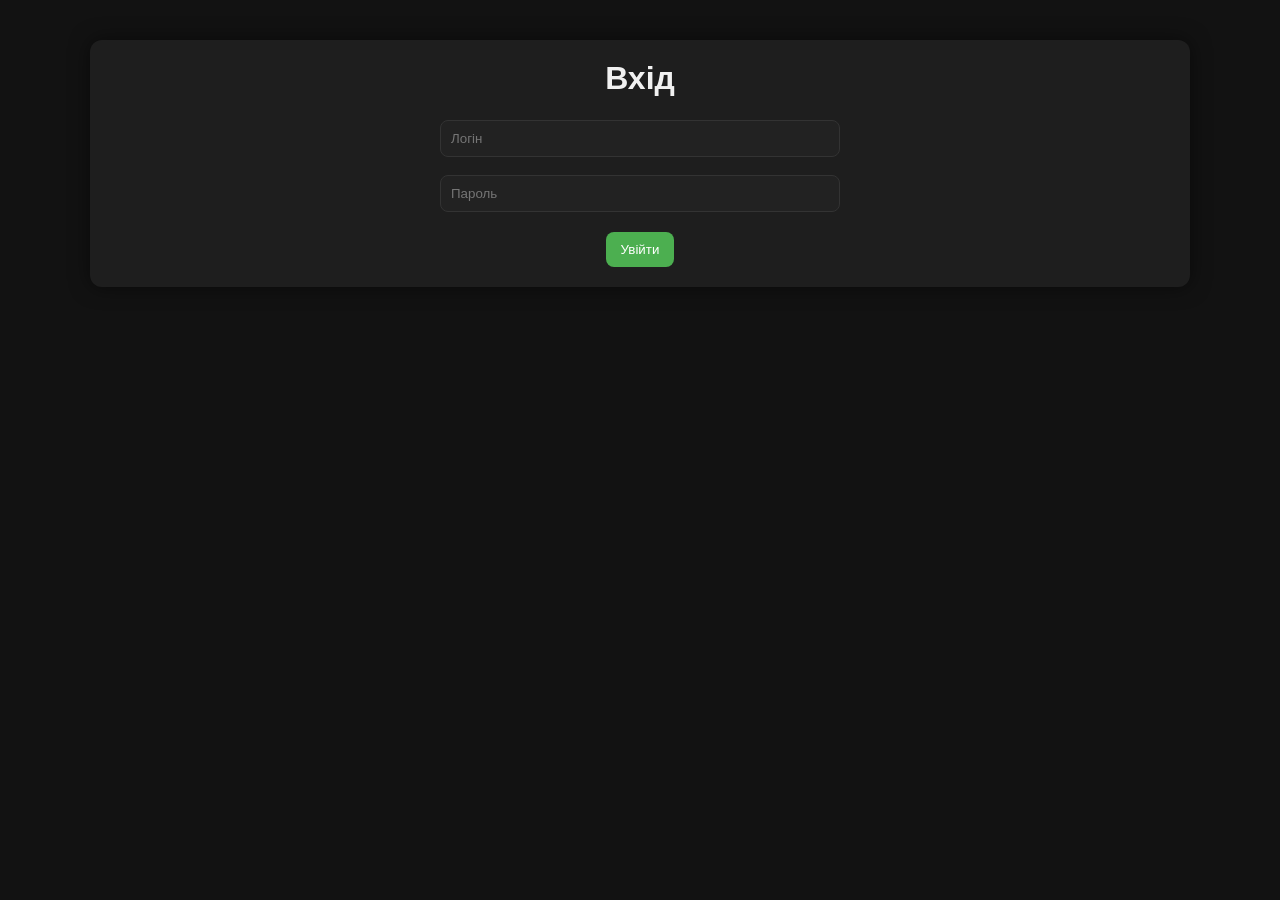
<file: admin_panel/index.html>
<!DOCTYPE html>
<html lang="uk">
<head>
    <meta charset="UTF-8">
    <meta name="viewport" content="width=device-width, initial-scale=1.0">
    <title>TeksEnergy Admin Panel</title>
    <link rel="stylesheet" href="./style.css">
</head>
<body>
    <div id="toast-container"></div>

    <div class="container">
        <div id="login-section">
            <h1>Вхід</h1>
            <input type="text" id="username" placeholder="Логін">
            <input type="password" id="password" placeholder="Пароль">
            <button onclick="login()">Увійти</button>
            <p id="login-error" style="color:red"></p>
        </div>

        <div id="admin-section" style="display:none">
            <div style="display: flex; justify-content: space-between; align-items: center;">
                <h1>Панель керування</h1>
                <button onclick="logout()" style="background:#666">Вийти</button>
            </div>
            
            <hr>

            <div class="admin-grid">
                <div>
                    <h3>Створити нового адміна</h3>
                    <input type="text" id="new-admin-user" placeholder="Логін">
                    <input type="password" id="new-admin-pass" placeholder="Пароль">
                    <button onclick="createNewAdmin()">Створити</button>
                </div>

                <div>
                    <h3>Видалити адміна</h3>
                    <input type="text" id="delete-username" placeholder="Логін для видалення">
                    <button class="btn-delete" onclick="deleteAdmin()">Видалити</button>
                </div>
            </div>

            <hr>
            
            <button id="toggle-admins-btn" onclick="toggleAdminsList()">Показати список адмінів</button>
            <div id="admins-list-container" style="display:none; margin-top:10px">
                <ul id="admins-list"></ul>
            </div>

            <hr>

            <h3>Додати / Редагувати контент</h3>
            <div class="content-form">
                <div class="form-group">
                    <label>Назва проєкту:</label>
                    <input type="text" id="content-title" placeholder="Введіть назву">
                </div>

                <div class="form-group">
                    <label>Короткий опис проєкту:</label>
                    <input type="text" id="content-short-description" placeholder="Введіть короткий опис">
                </div>
                
                <div class="form-group">
                    <label>Повний опис проєкту:</label>
                    <textarea id="content-body" placeholder="Введіть повний опис"></textarea>
                </div>

                <div class="form-group">
                    <label>Виберіть photo (можна декілька):</label>
                    <input type="file" id="content-file" accept="image/*" multiple>
                </div>

                <div style="margin-top: 30px; margin-bottom: 20px;">
                    <h4 style="margin-bottom: 5px;">🛠 Структура проєкту (6 пунктів)</h4>
                    <p style="font-size: 0.9em; color: #666; margin-bottom: 15px;">Ці етапи опублікуються та збережуться в базу разом із проєктом.</p>
                    
                    <div class="items-admin-grid" style="display: grid; grid-template-columns: repeat(auto-fit, minmax(300px, 1fr)); gap: 20px;">
                        <div class="item-form-group" style="border: 1px solid #444; padding: 15px; border-radius: 8px; background: #1a1a1a;">
                            <h5>Пункт 01</h5>
                            <textarea id="new-project-item-1" placeholder="Опис пункту 1" rows="3" style="width:100%; padding:8px; box-sizing: border-box; resize: vertical;"></textarea>
                        </div>
                        <div class="item-form-group" style="border: 1px solid #444; padding: 15px; border-radius: 8px; background: #1a1a1a;">
                            <h5>Пункт 02</h5>
                            <textarea id="new-project-item-2" placeholder="Опис пункту 2" rows="3" style="width:100%; padding:8px; box-sizing: border-box; resize: vertical;"></textarea>
                        </div>
                        <div class="item-form-group" style="border: 1px solid #444; padding: 15px; border-radius: 8px; background: #1a1a1a;">
                            <h5>Пункт 03</h5>
                            <textarea id="new-project-item-3" placeholder="Опис пункту 3" rows="3" style="width:100%; padding:8px; box-sizing: border-box; resize: vertical;"></textarea>
                        </div>
                        <div class="item-form-group" style="border: 1px solid #444; padding: 15px; border-radius: 8px; background: #1a1a1a;">
                            <h5>Пункт 04</h5>
                            <textarea id="new-project-item-4" placeholder="Опис пункту 4" rows="3" style="width:100%; padding:8px; box-sizing: border-box; resize: vertical;"></textarea>
                        </div>
                        <div class="item-form-group" style="border: 1px solid #444; padding: 15px; border-radius: 8px; background: #1a1a1a;">
                            <h5>Пункт 05</h5>
                            <textarea id="new-project-item-5" placeholder="Опис пункту 5" rows="3" style="width:100%; padding:8px; box-sizing: border-box; resize: vertical;"></textarea>
                        </div>
                        <div class="item-form-group" style="border: 1px solid #444; padding: 15px; border-radius: 8px; background: #1a1a1a;">
                            <h5>Пункт 06</h5>
                            <textarea id="new-project-item-6" placeholder="Опис пункту 6" rows="3" style="width:100%; padding:8px; box-sizing: border-box; resize: vertical;"></textarea>
                        </div>
                    </div>
                </div>

                <button onclick="saveProjectWithFile()" style="background: #28a745; color: white; padding: 12px 24px; font-size: 1em;">Опублікувати проєкт</button>
            </div>

            <hr>

            <h3>Редагування існуючого контенту</h3>
            <p style="font-size: 0.9em; color: #666;">Тут ви можете змінити дані, які вже відображаються на сайті.</p>
            
            <div class="search-box" style="margin-bottom: 20px; margin-top: 20px;">
                <input type="text" 
                    id="admin-search" 
                    oninput="filterProjects()" 
                    placeholder="Пошук проекту за назвою..." 
                    style="width: 100%; padding: 12px; border: 1px solid #444; background: #222; color: white; border-radius: 8px;">
            </div>

            <div id="edit-content-list">
                <p>Завантаження контенту...</p>
            </div>

            <hr>

            <section id="applications-section">
                <h2>📋 Заявки від клієнтів</h2>
                <div class="table-container">
                    <table id="apps-table">
                        <thead>
                            <tr>
                                <th>Дата</th>
                                <th>Клієнт</th>
                                <th>Телефон</th>
                                <th>Послуга</th>
                                <th>Дії</th>
                            </tr>
                        </thead>
                        <tbody id="apps-tbody"></tbody>
                    </table>
                </div>
            </section>            
        </div>
    </div>

    <script src="./js/api.js"></script>
</body>
</html>
</file>
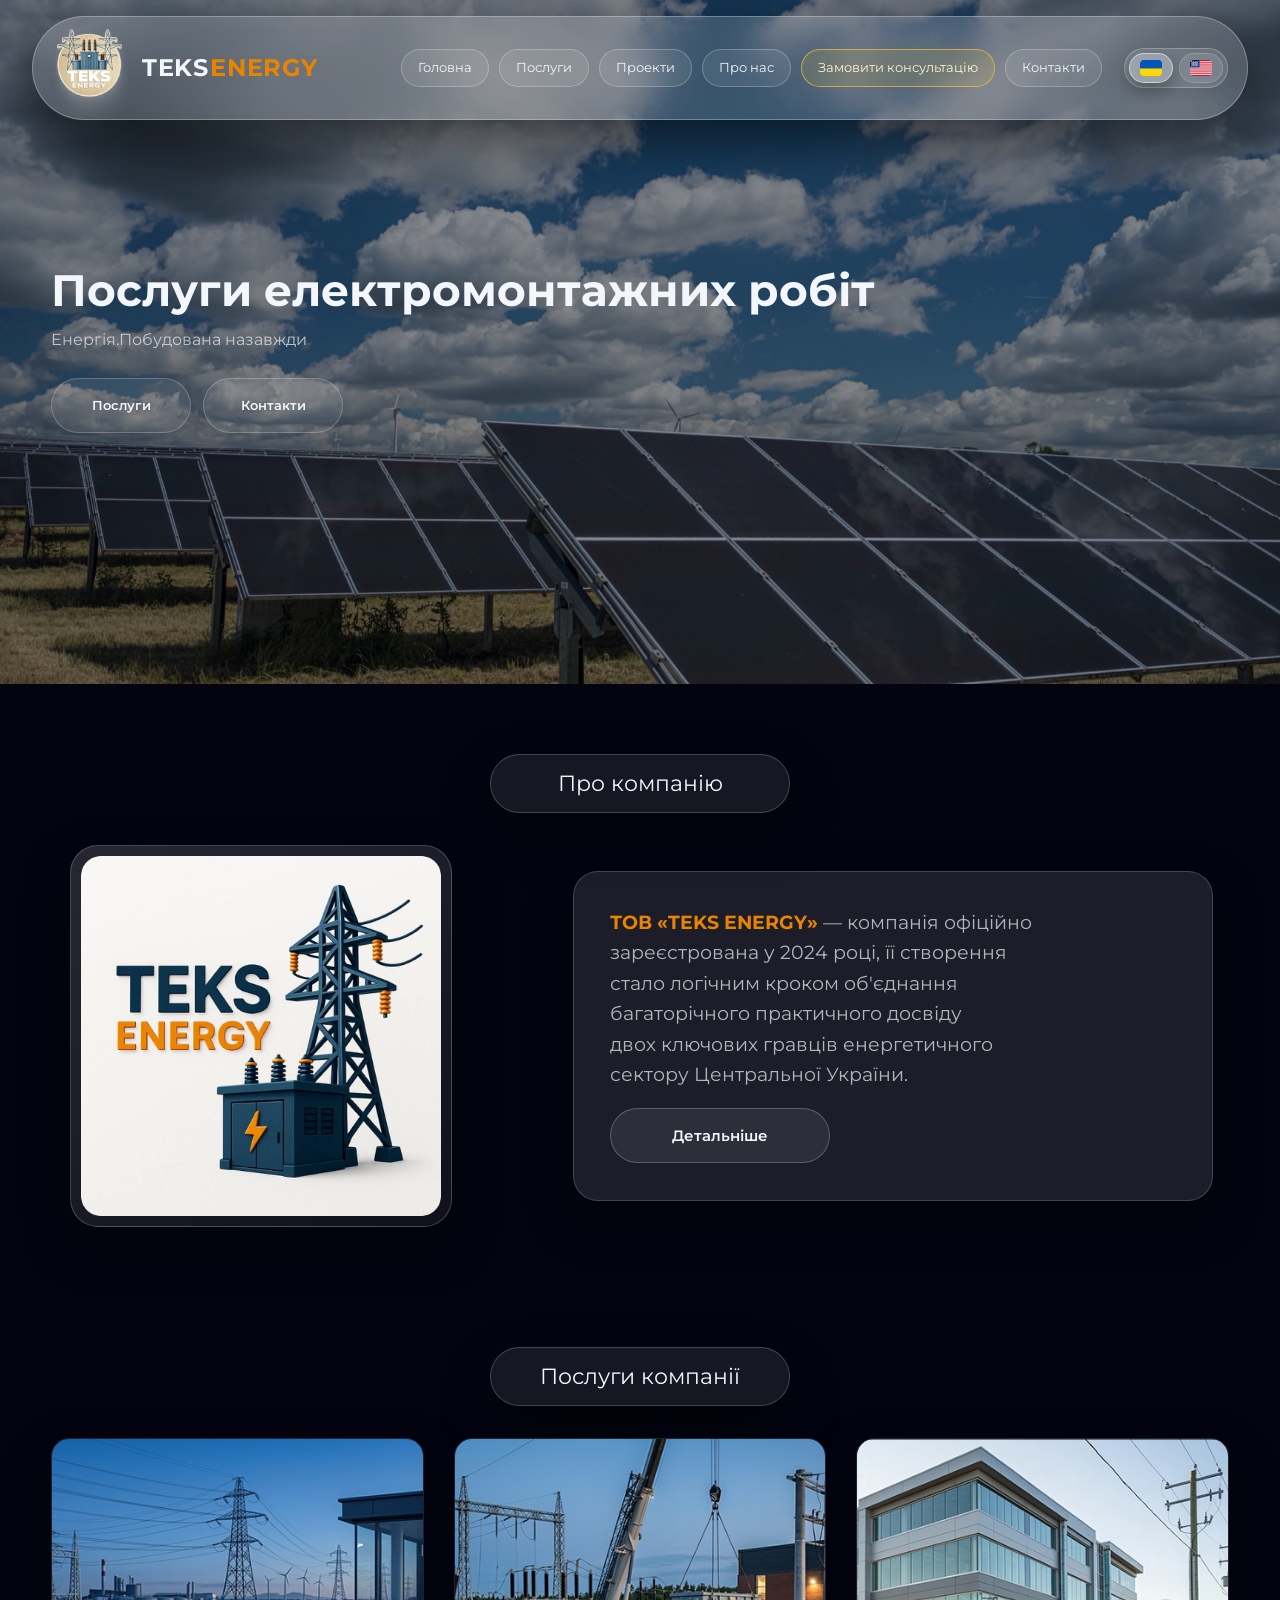
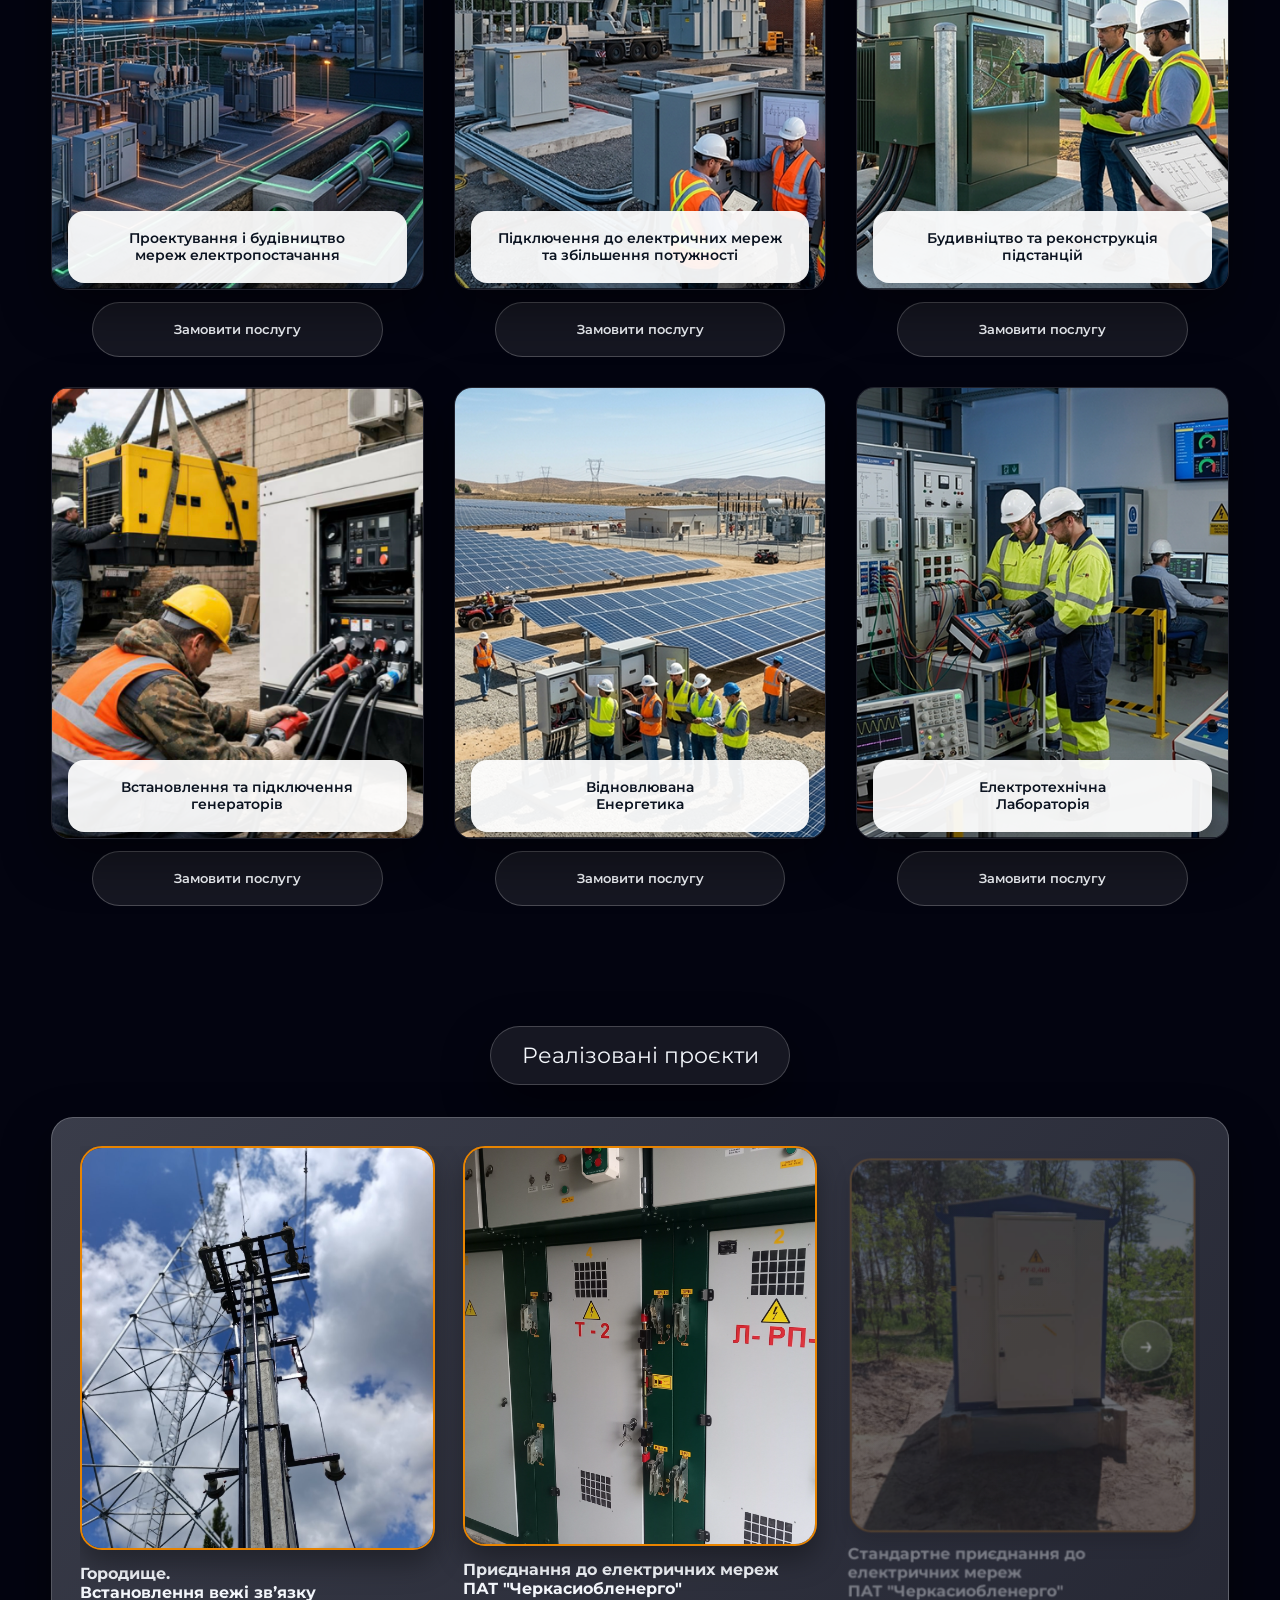
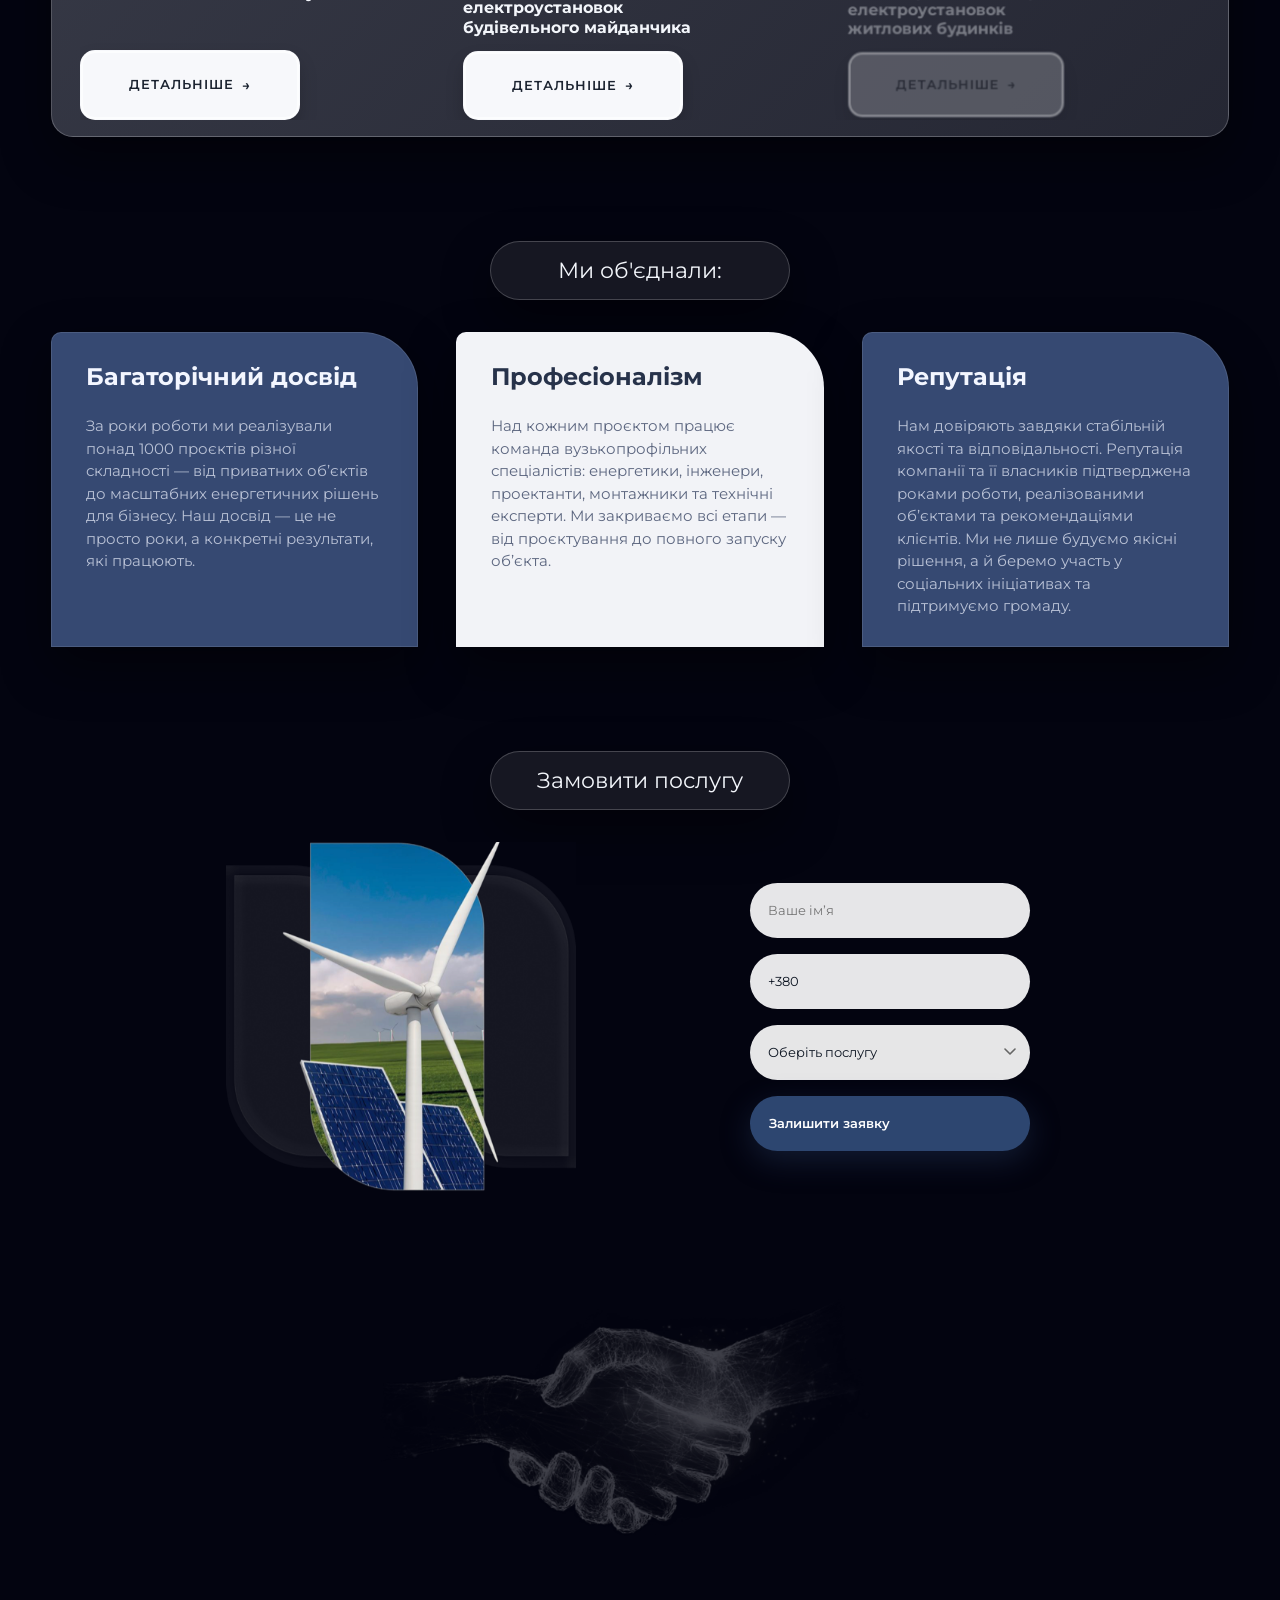
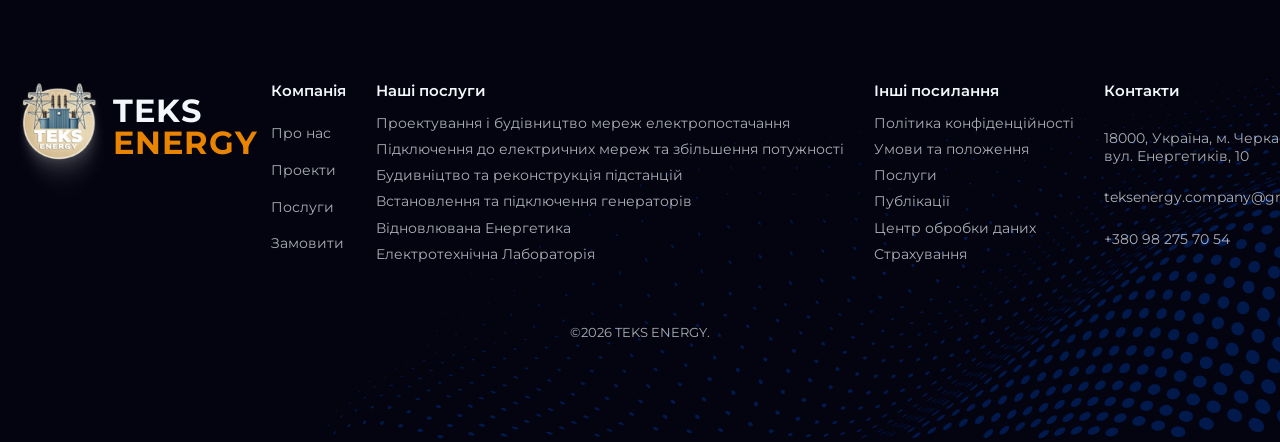
<file: content_site/index.html>
<!doctype html>
<html lang="uk">
<head>
  <meta charset="utf-8" />
  <meta name="viewport" content="width=device-width, initial-scale=1" />
  <title data-i18n="page_title_home">TEKS ENERGY — Електромонтажні роботи</title>
  <link rel="preconnect" href="https://fonts.googleapis.com" />
  <link rel="preconnect" href="https://fonts.gstatic.com" crossorigin />
  <link href="https://fonts.googleapis.com/css2?family=Montserrat:wght@300;400;500;600;700;800&display=swap" rel="stylesheet" />
  <link rel="stylesheet" href="./styil.css" />
  <script src="./from.js" defer></script>
</head>
<body>
  <div class="page-glow"></div>

  <header class="site-header">
    <div class="container">
      <div class="header-shell">
        <div class="header-inner">
          <div class="logo">
            <div class="logo-badge">
              <img src="./img/logo-clean.png" alt="TEKS ENERGY" />
            </div>
            <div class="logo-text">
              <span class="logo-main">TEKS</span>
              <span class="logo-accent">ENERGY</span>
            </div>
          </div>

          <nav class="nav">
            <a class="nav-pill" href="#" data-i18n="nav_home">Головна</a>
            <a class="nav-pill" href="#services" data-i18n="nav_services">Послуги</a>
            <a class="nav-pill" href="./projects.html" data-i18n="nav_projects">Проекти</a>
            <a class="nav-pill" href="./about.html" data-i18n="nav_about">Про нас</a>
            <a class="nav-pill nav-accent" href="#cta" data-i18n="nav_consult">Замовити консультацію</a>
            <a class="nav-pill" href="./contacts.html" data-i18n="nav_contacts">Контакти</a>
          </nav>

          <div class="lang">
            <button class="lang-pill is-active" type="button" data-lang="ua" aria-label="Українська">
              <img src="./img/flag-ua.png" alt="Українська" />
            </button>
            <button class="lang-pill" type="button" data-lang="en" aria-label="English">
              <img src="./img/flag-us.png" alt="English" />
            </button>
          </div>
        </div>
      </div>
    </div>
  </header>

  <section class="hero">
    <div class="hero-bg"></div>
    <div class="container hero-inner">
      <div class="hero-content">
        <h1 data-i18n="hero_title">Послуги електромонтажних робіт</h1>
        <p data-i18n="hero_sub">Енергія.Побудована назавжди</p>
        <div class="hero-actions">
          <a class="btn btn-outline" href="#services" data-i18n="hero_btn_services">Послуги</a>
          <a class="btn btn-outline" href="./contacts.html" data-i18n="hero_btn_contacts">Контакти</a>
        </div>
      </div>
    </div>
  </section>

  <section id="about" class="section about">
    <div class="container">
      <div class="section-label" data-i18n="section_about">Про компанію</div>
      <div class="about-grid">
      <div class="about-logo">
        <img src="./img/about-logo.png" alt="Про компанію" />
      </div>
        <div class="about-card">
          <p data-i18n="about_text">
            <strong class="brand-orange">ТОВ «TEKS ENERGY»</strong> — компанія офіційно<br />
            зареєстрована у 2024 році, її створення<br />
            стало логічним кроком об'єднання<br />
            багаторічного практичного досвіду<br />
            двох ключових гравців енергетичного<br />
            сектору Центральної України.
          </p>
          <a class="btn btn-outline" href="./about.html" data-i18n="more_btn">Детальніше</a>
        </div>
      </div>
    </div>
  </section>

  <section id="services" class="section services">
    <div class="container">
      <div class="section-label" data-i18n="section_services">Послуги компанії</div>
      <div class="services-grid">
        <article class="service-card">
          <div class="service-media">
            <img src="./img/service-1.png" alt="Проектування і будівництво мереж електропостачання" />
            <div class="service-label" data-i18n="service_1">Проектування і будівництво<br />мереж електропостачання</div>
          </div>
          <a class="btn btn-outline service-btn" href="./project-svitoch.html" data-i18n="order_service">Замовити послугу</a>
        </article>
        <article class="service-card">
          <div class="service-media">
            <img src="./img/service-2.png" alt="Підключення до електричних мереж та збільшення потужності" />
            <div class="service-label" data-i18n="service_2">Підключення до електричних мереж<br />та збільшення потужності</div>
          </div>
          <a class="btn btn-outline service-btn" href="./service-connection.html" data-i18n="order_service">Замовити послугу</a>
        </article>
        <article class="service-card">
          <div class="service-media">
            <img src="./img/service-3.png" alt="Будівництво та реконструкція підстанцій" />
            <div class="service-label" data-i18n="service_3">Будивніцтво та реконструкція<br />підстанцій</div>
          </div>
          <a class="btn btn-outline service-btn" href="./service-substations.html" data-i18n="order_service">Замовити послугу</a>
        </article>
        <article class="service-card">
          <div class="service-media">
            <img src="./img/service-4.png" alt="Встановлення та підключення генераторів" />
            <div class="service-label" data-i18n="service_4">Встановлення та підключення<br />генераторів</div>
          </div>
          <a class="btn btn-outline service-btn" href="./service-generators.html" data-i18n="order_service">Замовити послугу</a>
        </article>
        <article class="service-card">
          <div class="service-media">
            <img src="./img/service-5.png" alt="Відновлювана Енергетика" />
            <div class="service-label" data-i18n="service_5">Відновлювана<br />Енергетика</div>
          </div>
          <a class="btn btn-outline service-btn" href="./service-renewable.html" data-i18n="order_service">Замовити послугу</a>
        </article>
        <article class="service-card">
          <div class="service-media">
            <img src="./img/service-6.png" alt="Електротехнічна Лабораторія" />
            <div class="service-label" data-i18n="service_6">Електротехнічна<br />Лабораторія</div>
          </div>
          <a class="btn btn-outline service-btn" href="./service-laboratory.html" data-i18n="order_service">Замовити послугу</a>
        </article>
      </div>
    </div>
  </section>

  <section id="projects" class="section projects">
    <div class="container">
      <div class="section-label" data-i18n="section_projects">Реалізовані проєкти</div>
      <div class="projects-panel">
        <div class="projects-viewport">
          <div class="projects-track">
            <article class="project-card">
              <div class="project-media">
                <img src="./img/home-project-1.png" alt="Городище. Встановлення вежі звʼязку" />
                <button class="project-next-btn" type="button" aria-label="Наступний проєкт">
                  <span aria-hidden="true">→</span>
                </button>
              </div>
              <h3 data-i18n="home_project_1_title">Городище.<br />Встановлення вежі звʼязку</h3>
              <a class="btn btn-project" href="./projects.html" data-i18n="more_btn">Детальніше</a>
            </article>
            <article class="project-card">
              <div class="project-media">
                <img src="./img/home-project-2.png" alt="Приєднання до електричних мереж ПАТ Черкасиобленерго електроустановок будівельного майданчика" />
                <button class="project-next-btn" type="button" aria-label="Наступний проєкт">
                  <span aria-hidden="true">→</span>
                </button>
              </div>
              <h3 data-i18n="home_project_2_title">Приєднання до електричних мереж<br />ПАТ "Черкасиобленерго" електроустановок<br />будівельного майданчика</h3>
              <a class="btn btn-project" href="./projects.html" data-i18n="more_btn">Детальніше</a>
            </article>
            <article class="project-card">
              <div class="project-media">
                <img src="./img/home-project-3.png" alt="Стандартне приєднання до електричних мереж ПАТ Черкасиобленерго електроустановок житлових будинків" />
                <button class="project-next-btn" type="button" aria-label="Наступний проєкт">
                  <span aria-hidden="true">→</span>
                </button>
              </div>
              <h3 data-i18n="home_project_3_title">Стандартне приєднання до електричних мереж<br />ПАТ "Черкасиобленерго" електроустановок<br />житлових будинків</h3>
              <a class="btn btn-project" href="./projects.html" data-i18n="more_btn">Детальніше</a>
            </article>
            <article class="project-card">
              <div class="project-media">
                <img src="./img/home-project-4.png" alt="Приєднання до електричних мереж ПАТ Черкасиобленерго нежитлового приміщення заклад громадського харчування" />
                <button class="project-next-btn" type="button" aria-label="Наступний проєкт">
                  <span aria-hidden="true">→</span>
                </button>
              </div>
              <h3 data-i18n="home_project_4_title">Приєднання до електричних мереж<br />ПАТ "Черкасиобленерго" нежитлового приміщення<br />(заклад громадського харчування)</h3>
              <a class="btn btn-project" href="./projects.html" data-i18n="more_btn">Детальніше</a>
            </article>
            <article class="project-card">
              <div class="project-media">
                <img src="./img/home-project-5.png" alt="Реконструкція повітряної лінії 0,4 кВ від ТП-124 Л-1, Л-3 з улаштуванням розвантажувальних ТП 10 0,4 кВ" />
                <button class="project-next-btn" type="button" aria-label="Наступний проєкт">
                  <span aria-hidden="true">→</span>
                </button>
              </div>
              <h3 data-i18n="home_project_5_title">Реконструкція повітряної лінії 0,4 кВ<br />від ТП-124 Л-1, Л-3 з улаштуванням<br />розвантажувальних ТП 10/0,4 кВ</h3>
              <a class="btn btn-project" href="./projects.html" data-i18n="more_btn">Детальніше</a>
            </article>
          </div>
        </div>
      </div>
    </div>
  </section>

  <section class="section home-united">
    <div class="container">
      <div class="section-label" data-i18n="about_page_united_title">Ми об'єднали:</div>
      <div class="home-united__grid">
        <article class="home-united__card home-united__card--dark home-united__card--experience">
          <h3 data-i18n="home_united_card_1_title">Багаторічний досвід</h3>
          <p data-i18n="home_united_card_1_text">За роки роботи ми реалізували понад 1000 проєктів різної складності — від приватних об’єктів до масштабних енергетичних рішень для бізнесу. Наш досвід — це не просто роки, а конкретні результати, які працюють.</p>
        </article>
        <article class="home-united__card home-united__card--light home-united__card--professionalism">
          <h3 data-i18n="home_united_card_2_title">Професіоналізм</h3>
          <p data-i18n="home_united_card_2_text">Над кожним проєктом працює команда вузькопрофільних спеціалістів: енергетики, інженери, проектанти, монтажники та технічні експерти. Ми закриваємо всі етапи — від проєктування до повного запуску об’єкта.</p>
        </article>
        <article class="home-united__card home-united__card--dark home-united__card--reputation">
          <h3 data-i18n="home_united_card_3_title">Репутація</h3>
          <p data-i18n="home_united_card_3_text">Нам довіряють завдяки стабільній якості та відповідальності. Репутація компанії та її власників підтверджена роками роботи, реалізованими об’єктами та рекомендаціями клієнтів. Ми не лише будуємо якісні рішення, а й беремо участь у соціальних ініціативах та підтримуємо громаду.</p>
        </article>
      </div>
    </div>
  </section>

  <section id="cta" class="section cta">
    <div class="container">
      <div class="section-label" data-i18n="section_cta">Замовити послугу</div>
      <div class="cta-grid">
        <div class="cta-visual">
          <div class="cta-image"></div>
          <div class="cta-orb"></div>
        </div>
        <form id="main-application-form" class="cta-form">
          <label>
            <input type="text" id="app-name" placeholder="Ваше імʼя" data-i18n-placeholder="form_name_placeholder" required />
          </label>
          <label>
            <input type="tel" id="app-phone" placeholder="+380 00 000 00 00" value="+380 " data-i18n-placeholder="form_phone_placeholder" required />
          </label>
          <label>
            <select id="app-service">
              <option value="" selected disabled data-i18n="form_option_placeholder">Оберіть послугу</option>
              <option data-i18n="form_option_1">Проектування і будівництво мереж електропостачання</option>
              <option data-i18n="form_option_2">Підключення до електричних мереж та збільшення потужності</option>
              <option data-i18n="form_option_3">Будивніцтво та реконструкція підстанцій</option>
              <option data-i18n="form_option_4">Встановлення та підключення генераторів</option>
              <option data-i18n="form_option_5">Відновлювана енергетика</option>
              <option data-i18n="form_option_6">Електротехнічна лабораторія</option>
            </select>
          </label>
          <button class="btn btn-primary" type="submit" data-i18n="form_submit">Залишити заявку</button>
        </form>
      </div>
      <div class="cta-hands">
        <img src="./img/hands.png" alt="Рукостискання" />
      </div>
    </div>
  </section>

  <footer id="contacts" class="site-footer">
    <div class="container footer-inner">
      <div class="footer-col footer-brand">
        <div class="logo">
          <div class="logo-badge">
            <img src="./img/logo-clean.png" alt="TEKS ENERGY" />
          </div>
          <div class="logo-text">
            <span class="logo-main">TEKS</span>
            <span class="logo-accent">ENERGY</span>
          </div>
        </div>
      </div>
      <div class="footer-columns">
        <div class="footer-col">
          <h4 data-i18n="footer_company">Компанія</h4>
          <a href="./about.html" data-i18n="nav_about">Про нас</a>
          <a href="./projects.html" data-i18n="nav_projects">Проєкти</a>
          <a href="#services" data-i18n="nav_services">Послуги</a>
          <a href="#cta" data-i18n="footer_order">Замовити</a>
        </div>
        <div class="footer-col">
          <h4 data-i18n="footer_services">Наші послуги</h4>
          <a href="#" data-i18n="footer_service_1">Проектування і будівництво мереж електропостачання</a>
          <a href="#" data-i18n="footer_service_2">Підключення до електричних мереж та збільшення потужності</a>
          <a href="#" data-i18n="footer_service_3">Будивніцтво та реконструкція підстанцій</a>
          <a href="#" data-i18n="footer_service_4">Водопостач., водовідвед. та меліор.</a>
          <a href="#" data-i18n="footer_service_5">Відновлювана Енергетика</a>
          <a href="#" data-i18n="footer_service_6">Електротехнічна Лабораторія</a>
        </div>
        <div class="footer-col">
          <h4 data-i18n="footer_links">Інші посилання</h4>
          <a href="#" data-i18n="footer_link_1">Політика конфіденційності</a>
          <a href="#" data-i18n="footer_link_2">Умови та положення</a>
          <a href="#" data-i18n="footer_link_3">Послуги</a>
          <a href="#" data-i18n="footer_link_4">Публікації</a>
          <a href="#" data-i18n="footer_link_5">Центр обробки даних</a>
          <a href="#" data-i18n="footer_link_6">Страхування</a>
        </div>
        <div class="footer-col">
          <h4 data-i18n="nav_contacts">Контакти</h4>
          <span data-i18n="footer_address">18000, Україна, м. Черкаси,<br />вул. Енергетиків, 10</span>
          <a href="mailto:teksenergy.company@gmail.com">teksenergy.company@gmail.com</a>
          <a href="tel:+380982757054">+380 98 275 70 54</a>
        </div>
      </div>
    </div>
    <img class="footer-dots" src="./img/footer-dots.png" alt="" />
    <div class="footer-copy" data-i18n="footer_copy">©2026 TEKS ENERGY.</div>
  </footer>
</body>
</html>
</file>
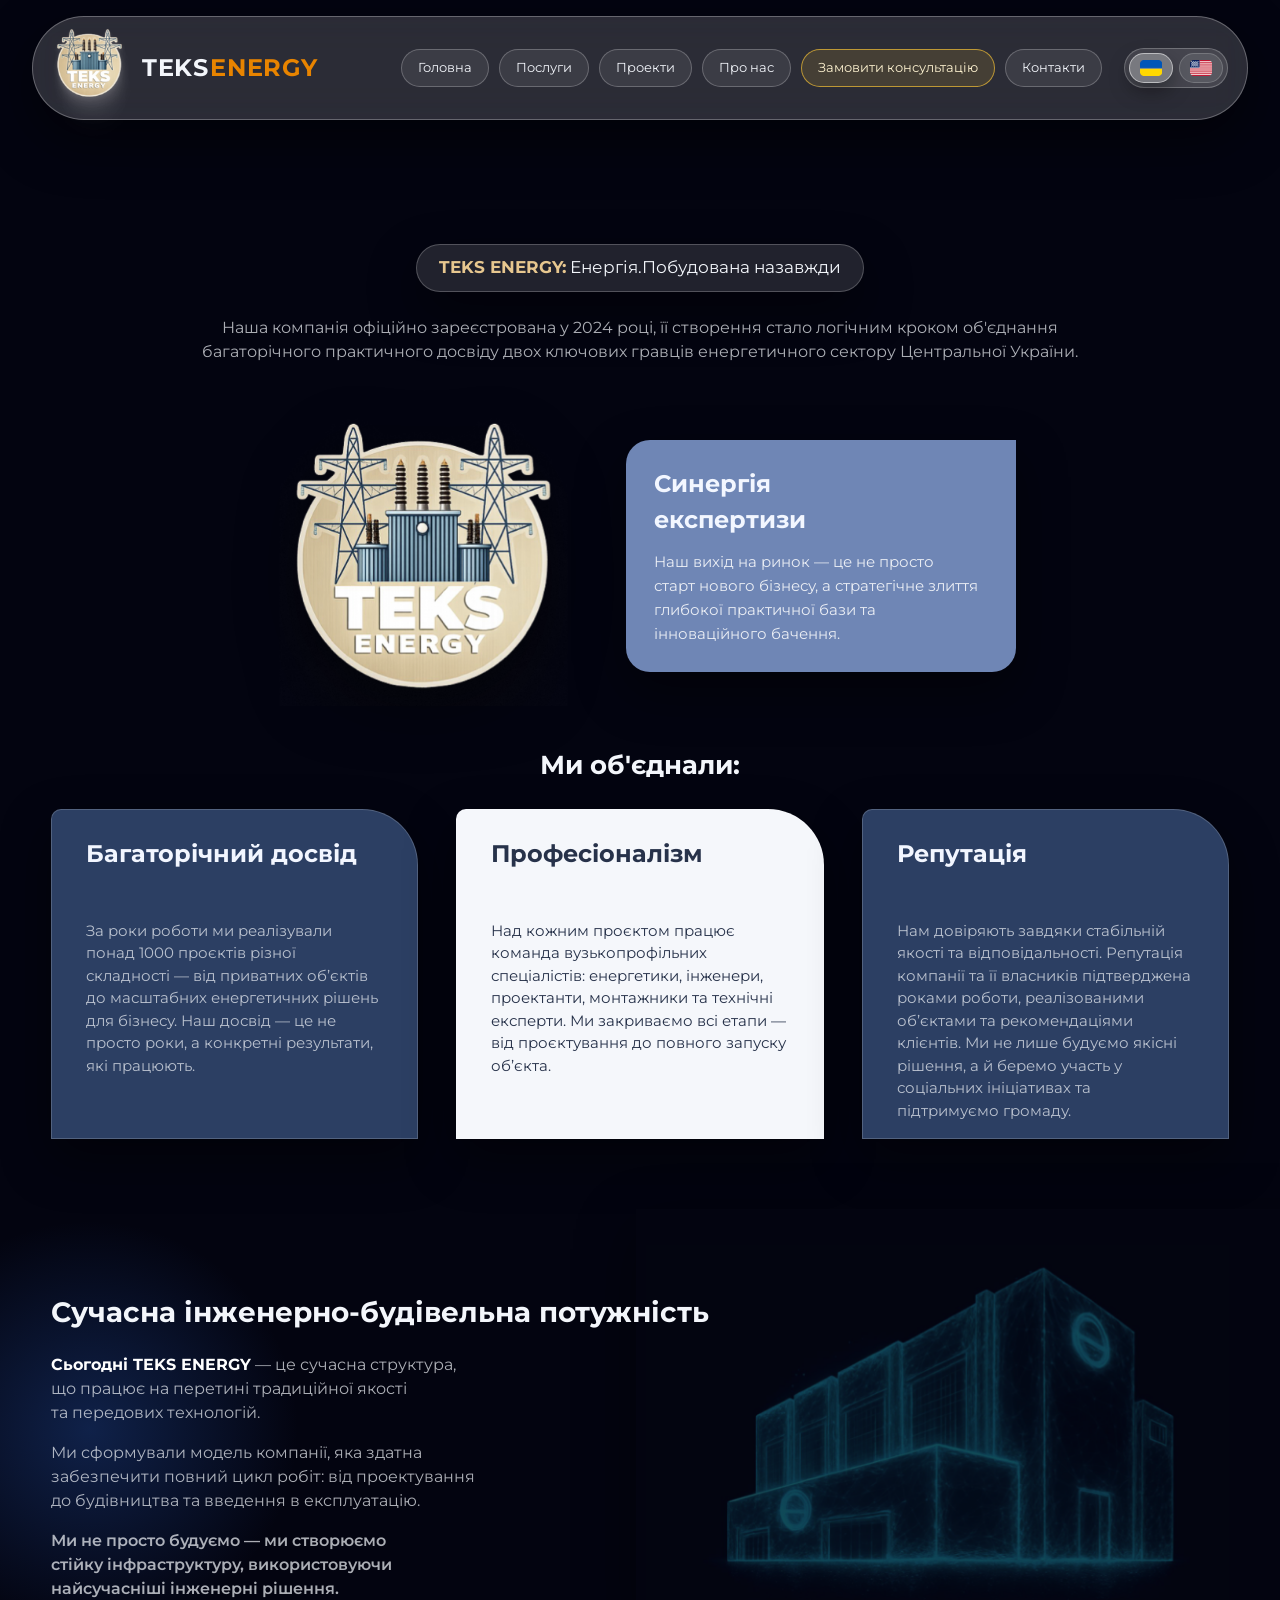
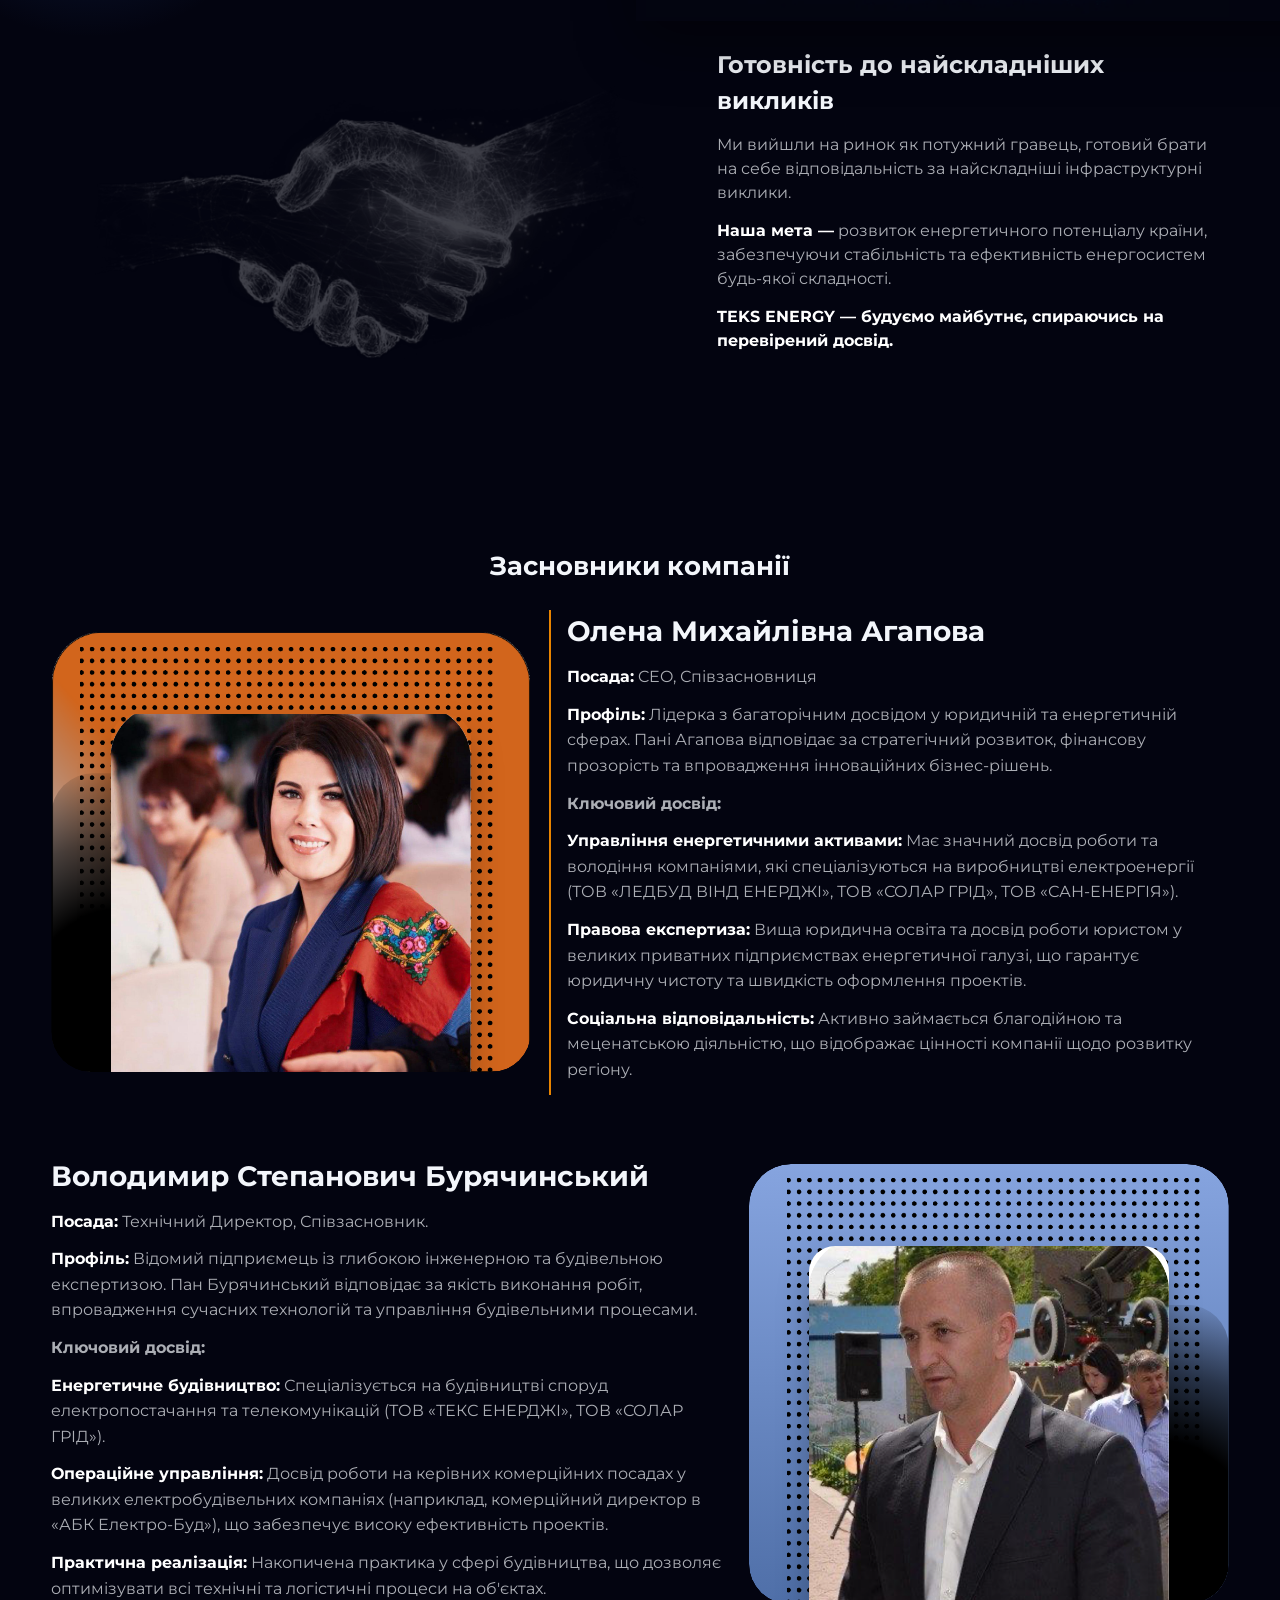
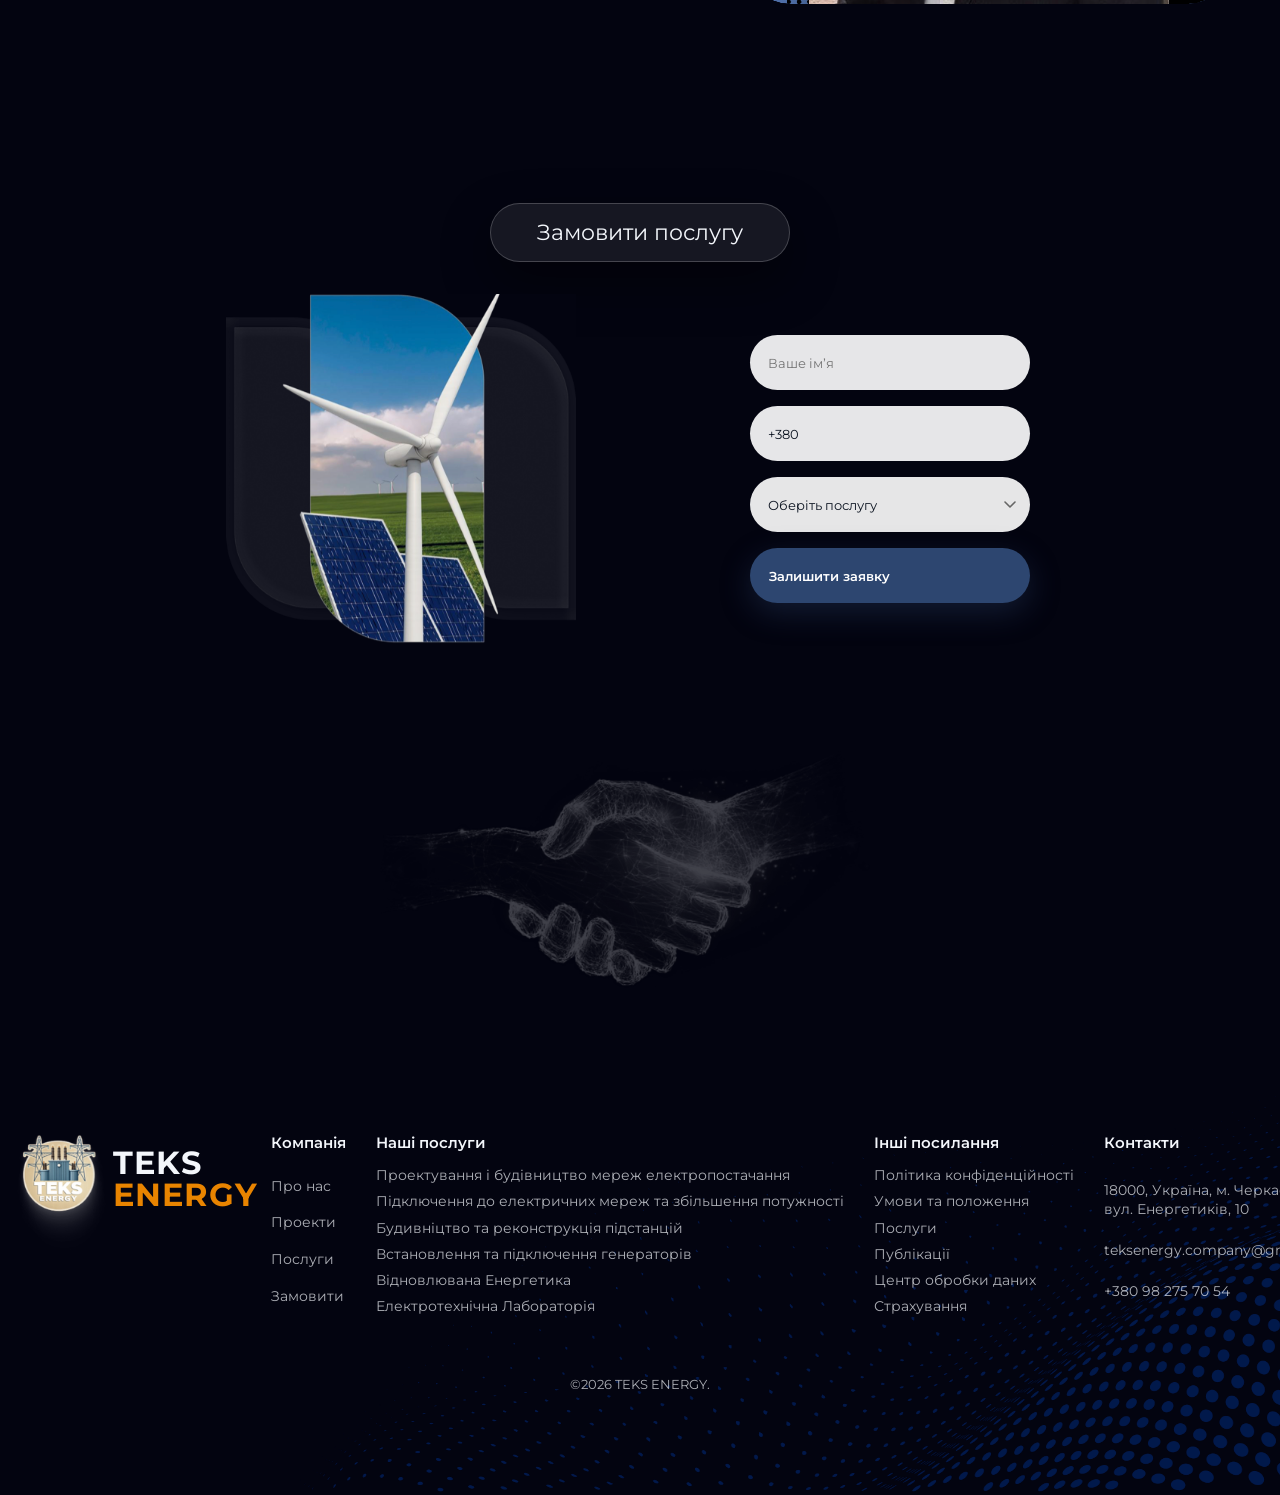
<file: content_site/about.html>
<!doctype html>
<html lang="uk">
<head>
  <meta charset="utf-8" />
  <meta name="viewport" content="width=device-width, initial-scale=1" />
  <title data-i18n="page_title_about">TEKS ENERGY — Про нас</title>
  <link rel="preconnect" href="https://fonts.googleapis.com" />
  <link rel="preconnect" href="https://fonts.gstatic.com" crossorigin />
  <link href="https://fonts.googleapis.com/css2?family=Montserrat:wght@300;400;500;600;700;800&display=swap" rel="stylesheet" />
  <link rel="stylesheet" href="./styil.css" />
  <script src="./from.js" defer></script>
</head>
<body class="about-page">
  <div class="page-glow"></div>

  <header class="site-header">
    <div class="container">
      <div class="header-shell">
        <div class="header-inner">
          <div class="logo">
            <div class="logo-badge">
              <img src="./img/logo-clean.png" alt="TEKS ENERGY" />
            </div>
            <div class="logo-text">
              <span class="logo-main">TEKS</span>
              <span class="logo-accent">ENERGY</span>
            </div>
          </div>

          <nav class="nav">
            <a class="nav-pill" href="./index.html" data-i18n="nav_home">Головна</a>
            <a class="nav-pill" href="./index.html#services" data-i18n="nav_services">Послуги</a>
            <a class="nav-pill" href="./projects.html" data-i18n="nav_projects">Проекти</a>
            <a class="nav-pill" href="./about.html" data-i18n="nav_about">Про нас</a>
            <a class="nav-pill nav-accent" href="./index.html#cta" data-i18n="nav_consult">Замовити консультацію</a>
            <a class="nav-pill" href="./contacts.html" data-i18n="nav_contacts">Контакти</a>
          </nav>

          <div class="lang">
            <button class="lang-pill is-active" type="button" data-lang="ua" aria-label="Українська">
              <img src="./img/flag-ua.png" alt="Українська" />
            </button>
            <button class="lang-pill" type="button" data-lang="en" aria-label="English">
              <img src="./img/flag-us.png" alt="English" />
            </button>
          </div>
        </div>
      </div>
    </div>
  </header>

  <main>
    <section class="about-hero">
      <div class="container">
        <div class="about-pill" data-i18n="about_page_pill"><span class="about-pill-strong">TEKS ENERGY:</span> Енергія.Побудована назавжди</div>
        <p class="about-lead" data-i18n="about_page_lead">Наша компанія офіційно зареєстрована у 2024 році, її створення стало логічним кроком об'єднання багаторічного практичного досвіду двох ключових гравців енергетичного сектору Центральної України.</p>

        <div class="about-hero-grid">
          <div class="about-hero-logo">
            <img src="./img/about-logo-tower.png" alt="TEKS ENERGY" />
          </div>
          <div class="about-hero-card">
            <h3 data-i18n="about_page_synergy_title">Синергія<br />експертизи</h3>
            <p data-i18n="about_page_synergy_text">Наш вихід на ринок — це не просто<br />старт нового бізнесу, а стратегічне злиття<br />глибокої практичної бази та<br />інноваційного бачення.</p>
          </div>
        </div>

        <h2 class="about-subtitle" data-i18n="about_page_united_title">Ми об'єднали:</h2>
        <div class="about-cards">
          <article class="about-card about-card--dark">
            <h4 data-i18n="home_united_card_1_title">Багаторічний досвід</h4>
            <p data-i18n="home_united_card_1_text">За роки роботи ми реалізували понад 1000 проєктів різної складності — від приватних об’єктів до масштабних енергетичних рішень для бізнесу. Наш досвід — це не просто роки, а конкретні результати, які працюють.</p>
          </article>
          <article class="about-card about-card--light">
            <h4 data-i18n="home_united_card_2_title">Професіоналізм</h4>
            <p data-i18n="home_united_card_2_text">Над кожним проєктом працює команда вузькопрофільних спеціалістів: енергетики, інженери, проектанти, монтажники та технічні експерти. Ми закриваємо всі етапи — від проєктування до повного запуску об’єкта.</p>
          </article>
          <article class="about-card about-card--dark">
            <h4 data-i18n="home_united_card_3_title">Репутація</h4>
            <p data-i18n="home_united_card_3_text">Нам довіряють завдяки стабільній якості та відповідальності. Репутація компанії та її власників підтверджена роками роботи, реалізованими об’єктами та рекомендаціями клієнтів. Ми не лише будуємо якісні рішення, а й беремо участь у соціальних ініціативах та підтримуємо громаду.</p>
          </article>
        </div>
      </div>
    </section>

    <section class="about-power">
      <div class="container power-grid">
        <div class="power-left">
          <h2 data-i18n="about_page_power_title">Сучасна інженерно-будівельна потужність</h2>
          <p data-i18n="about_page_power_text_1"><strong>Сьогодні TEKS ENERGY</strong> — це сучасна структура,<br />що працює на перетині традиційної якості<br />та передових технологій.</p>
          <p data-i18n="about_page_power_text_2">Ми сформували модель компанії, яка здатна<br />забезпечити повний цикл робіт: від проектування<br />до будівництва та введення в експлуатацію.</p>
          <p class="power-strong" data-i18n="about_page_power_text_3">Ми не просто будуємо — ми створюємо<br />стійку інфраструктуру, використовуючи<br />найсучасніші інженерні рішення.</p>
        </div>
        <div class="power-right">
          <img class="power-image" src="./img/blueprint.png" alt="Інженерна потужність" />
          <div class="power-challenges">
            <h3 data-i18n="about_page_challenges_title">Готовність до найскладніших<br />викликів</h3>
            <p data-i18n="about_page_challenges_text_1">Ми вийшли на ринок як потужний гравець, готовий брати на себе відповідальність за найскладніші інфраструктурні виклики.</p>
            <p data-i18n="about_page_challenges_text_2"><strong>Наша мета —</strong> розвиток енергетичного потенціалу країни, забезпечуючи стабільність та ефективність енергосистем будь-якої складності.</p>
            <p class="power-tagline" data-i18n="about_page_challenges_tagline"><strong>TEKS ENERGY — будуємо майбутнє, спираючись на перевірений досвід.</strong></p>
          </div>
        </div>
      </div>
      <img class="power-hands" src="./img/hands.png" alt="" />
    </section>

    <section class="about-founders">
      <div class="container">
        <h2 class="about-subtitle" data-i18n="about_page_founders_title">Засновники компанії</h2>

        <div class="founder founder--left">
          <div class="founder-photo founder-photo--orange founder-photo--asset">
            <img class="founder-asset founder-asset--frame" src="./img/founder-rectangle-21174.png" alt="" aria-hidden="true" />
            <img class="founder-asset founder-asset--dots" src="./img/founder-abstract-design.png" alt="" aria-hidden="true" />
            <img class="founder-asset founder-asset--portrait" src="./img/founder-rectangle-21175.png" alt="Агапова Олена" />
          </div>
          <div class="founder-info founder-info--accent">
            <h3 data-i18n="about_page_founder_olena_name">Олена Михайлівна Агапова</h3>
            <p data-i18n="about_page_founder_olena_role"><strong>Посада:</strong> CEO, Співзасновниця</p>
            <p data-i18n="about_page_founder_olena_profile"><strong>Профіль:</strong> Лідерка з багаторічним досвідом у юридичній та енергетичній сферах. Пані Агапова відповідає за стратегічний розвиток, фінансову прозорість та впровадження інноваційних бізнес-рішень.</p>
            <p class="founder-label" data-i18n="about_page_founder_experience_label">Ключовий досвід:</p>
            <p data-i18n="about_page_founder_olena_exp_1"><strong>Управління енергетичними активами:</strong> Має значний досвід роботи та володіння компаніями, які спеціалізуються на виробництві електроенергії (ТОВ «ЛЕДБУД ВІНД ЕНЕРДЖІ», ТОВ «СОЛАР ГРІД», ТОВ «САН-ЕНЕРГІЯ»).</p>
            <p data-i18n="about_page_founder_olena_exp_2"><strong>Правова експертиза:</strong> Вища юридична освіта та досвід роботи юристом у великих приватних підприємствах енергетичної галузі, що гарантує юридичну чистоту та швидкість оформлення проектів.</p>
            <p data-i18n="about_page_founder_olena_exp_3"><strong>Соціальна відповідальність:</strong> Активно займається благодійною та меценатською діяльністю, що відображає цінності компанії щодо розвитку регіону.</p>
          </div>
        </div>

        <div class="founder founder--right">
          <div class="founder-info">
            <h3 data-i18n="about_page_founder_anatolii_name">Володимир Степанович Бурячинський</h3>
            <p data-i18n="about_page_founder_anatolii_role"><strong>Посада:</strong> Технічний Директор, Співзасновник.</p>
            <p data-i18n="about_page_founder_anatolii_profile"><strong>Профіль:</strong> Відомий підприємець із глибокою інженерною та будівельною експертизою. Пан Бурячинський відповідає за якість виконання робіт, впровадження сучасних технологій та управління будівельними процесами.</p>
            <p class="founder-label" data-i18n="about_page_founder_experience_label">Ключовий досвід:</p>
            <p data-i18n="about_page_founder_anatolii_exp_1"><strong>Енергетичне будівництво:</strong> Спеціалізується на будівництві споруд електропостачання та телекомунікацій (ТОВ «ТЕКС ЕНЕРДЖІ», ТОВ «СОЛАР ГРІД»).</p>
            <p data-i18n="about_page_founder_anatolii_exp_2"><strong>Операційне управління:</strong> Досвід роботи на керівних комерційних посадах у великих електробудівельних компаніях (наприклад, комерційний директор в «АБК Електро-Буд»), що забезпечує високу ефективність проектів.</p>
            <p data-i18n="about_page_founder_anatolii_exp_3"><strong>Практична реалізація:</strong> Накопичена практика у сфері будівництва, що дозволяє оптимізувати всі технічні та логістичні процеси на об'єктах.</p>
          </div>
          <div class="founder-photo founder-photo--blue founder-photo--asset founder-photo--asset-right">
            <span class="founder-asset founder-asset--frame founder-asset--frame-blue" aria-hidden="true"></span>
            <img class="founder-asset founder-asset--dots founder-asset--dots-right" src="./img/founder-abstract-design.png" alt="" aria-hidden="true" />
            <img class="founder-asset founder-asset--portrait founder-asset--portrait-right" src="./img/founder-anatolii-correct.png" alt="Бурячинський Анатолій" />
          </div>
        </div>

      </div>
    </section>

    <section id="cta" class="section cta">
      <div class="container">
        <div class="section-label" data-i18n="section_cta">Замовити послугу</div>
        <div class="cta-grid">
          <div class="cta-visual">
            <div class="cta-image"></div>
            <div class="cta-orb"></div>
          </div>
            <form id="main-application-form" class="cta-form">
            <label>
              <input type="text" id="app-name" placeholder="Ваше імʼя" data-i18n-placeholder="form_name_placeholder" required />
            </label>
            <label>
              <input type="tel" id="app-phone" placeholder="+380 00 000 00 00" value="+380 " data-i18n-placeholder="form_phone_placeholder" required />
            </label>
            <label>
              <select id="app-service">
                <option value="" selected disabled data-i18n="form_option_placeholder">Оберіть послугу</option>
                <option data-i18n="form_option_1">Проектування і будівництво мереж електропостачання</option>
                <option data-i18n="form_option_2">Підключення до електричних мереж та збільшення потужності</option>
                <option data-i18n="form_option_3">Будивніцтво та реконструкція підстанцій</option>
                <option data-i18n="form_option_4">Встановлення та підключення генераторів</option>
                <option data-i18n="form_option_5">Відновлювана енергетика</option>
                <option data-i18n="form_option_6">Електротехнічна лабораторія</option>
              </select>
            </label>
            <button class="btn btn-primary" type="submit" data-i18n="form_submit">Залишити заявку</button>
          </form>
        </div>
        <div class="cta-hands">
          <img src="./img/hands.png" alt="Рукостискання" />
        </div>
      </div>
    </section>
  </main>

  <footer id="contacts" class="site-footer">
    <div class="container footer-inner">
      <div class="footer-col footer-brand">
        <div class="logo">
          <div class="logo-badge">
            <img src="./img/logo-clean.png" alt="TEKS ENERGY" />
          </div>
          <div class="logo-text">
            <span class="logo-main">TEKS</span>
            <span class="logo-accent">ENERGY</span>
          </div>
        </div>
      </div>
      <div class="footer-columns">
        <div class="footer-col">
          <h4 data-i18n="footer_company">Компанія</h4>
          <a href="./about.html" data-i18n="nav_about">Про нас</a>
          <a href="./projects.html" data-i18n="nav_projects">Проєкти</a>
          <a href="./index.html#services" data-i18n="nav_services">Послуги</a>
          <a href="./index.html#cta" data-i18n="footer_order">Замовити</a>
        </div>
        <div class="footer-col">
          <h4 data-i18n="footer_services">Наші послуги</h4>
          <a href="#" data-i18n="footer_service_1">Проектування і будівництво мереж електропостачання</a>
          <a href="#" data-i18n="footer_service_2">Підключення до електричних мереж та збільшення потужності</a>
          <a href="#" data-i18n="footer_service_3">Будівництво і рек. підстанцій</a>
          <a href="#" data-i18n="footer_service_4">Водопостач., водовідвед. та меліор.</a>
          <a href="#" data-i18n="footer_service_5">Відновлювана Енергетика</a>
          <a href="#" data-i18n="footer_service_6">Електротехнічна Лабораторія</a>
        </div>
        <div class="footer-col">
          <h4 data-i18n="footer_links">Інші посилання</h4>
          <a href="#" data-i18n="footer_link_1">Політика конфіденційності</a>
          <a href="#" data-i18n="footer_link_2">Умови та положення</a>
          <a href="#" data-i18n="footer_link_3">Послуги</a>
          <a href="#" data-i18n="footer_link_4">Публікації</a>
          <a href="#" data-i18n="footer_link_5">Центр обробки даних</a>
          <a href="#" data-i18n="footer_link_6">Страхування</a>
        </div>
        <div class="footer-col">
          <h4 data-i18n="nav_contacts">Контакти</h4>
          <span data-i18n="footer_address">18000, Україна, м. Черкаси,<br />вул. Енергетиків, 10</span>
          <a href="mailto:teksenergy.company@gmail.com">teksenergy.company@gmail.com</a>
          <a href="tel:+380982757054">+380 98 275 70 54</a>
        </div>
      </div>
    </div>
    <img class="footer-dots" src="./img/footer-dots.png" alt="" />
    <div class="footer-copy" data-i18n="footer_copy">©2026 TEKS ENERGY.</div>
  </footer>
</body>
</html>
</file>
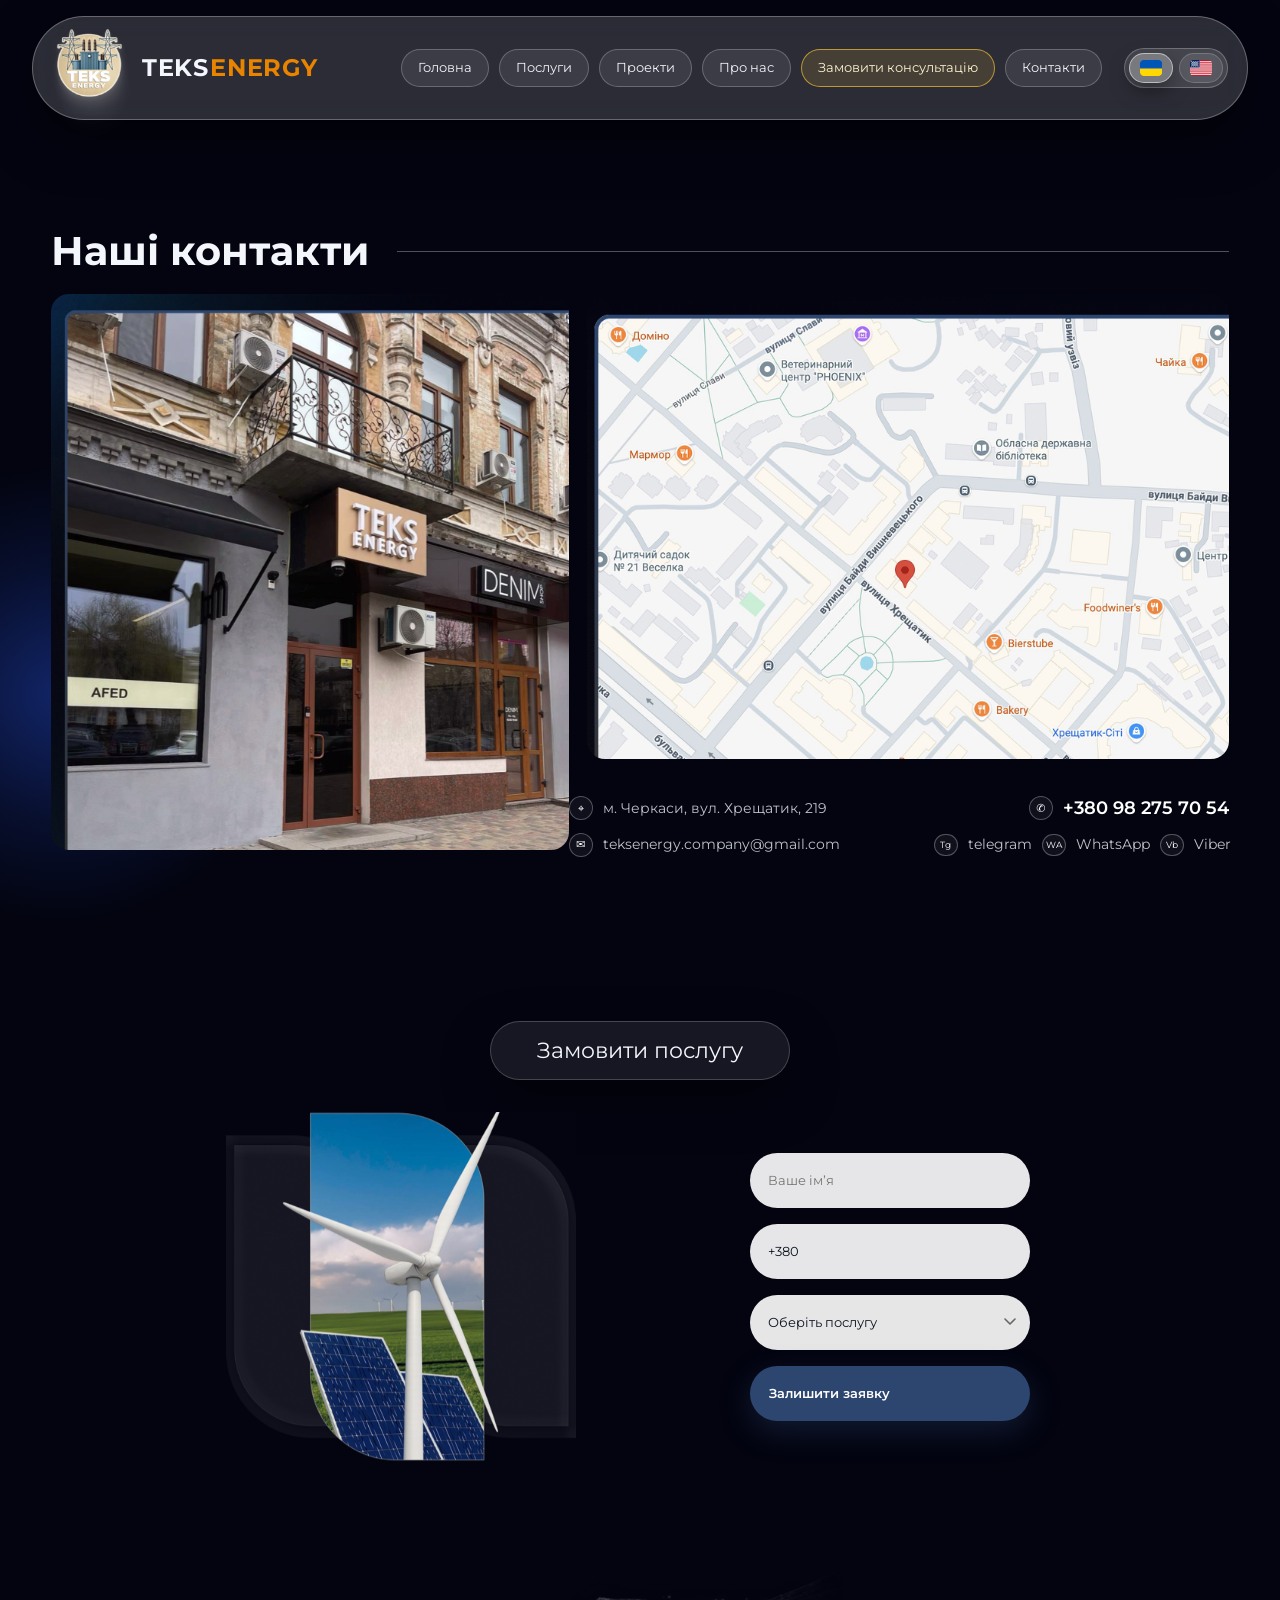
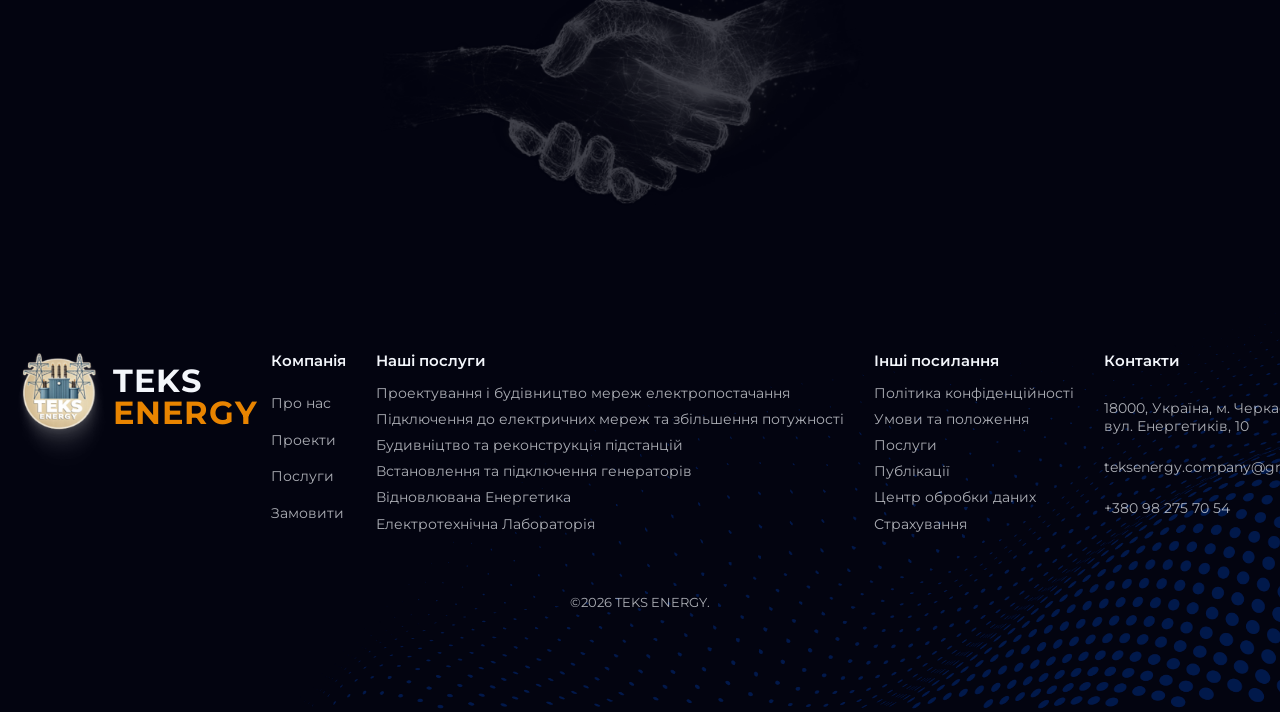
<file: content_site/contacts.html>
<!doctype html>
<html lang="uk">
<head>
  <meta charset="utf-8" />
  <meta name="viewport" content="width=device-width, initial-scale=1" />
  <title data-i18n="page_title_contacts">TEKS ENERGY — Контакти</title>
  <link rel="preconnect" href="https://fonts.googleapis.com" />
  <link rel="preconnect" href="https://fonts.gstatic.com" crossorigin />
  <link href="https://fonts.googleapis.com/css2?family=Montserrat:wght@300;400;500;600;700;800&display=swap" rel="stylesheet" />
  <link rel="stylesheet" href="./styil.css" />
  <script src="./from.js" defer></script>
</head>
<body class="contacts-page">
  <div class="page-glow"></div>

  <header class="site-header">
    <div class="container">
      <div class="header-shell">
        <div class="header-inner">
          <div class="logo">
            <div class="logo-badge">
              <img src="./img/logo-clean.png" alt="TEKS ENERGY" />
            </div>
            <div class="logo-text">
              <span class="logo-main">TEKS</span>
              <span class="logo-accent">ENERGY</span>
            </div>
          </div>

          <nav class="nav">
            <a class="nav-pill" href="./index.html" data-i18n="nav_home">Головна</a>
            <a class="nav-pill" href="./index.html#services" data-i18n="nav_services">Послуги</a>
            <a class="nav-pill" href="./projects.html" data-i18n="nav_projects">Проекти</a>
            <a class="nav-pill" href="./about.html" data-i18n="nav_about">Про нас</a>
            <a class="nav-pill nav-accent" href="#cta" data-i18n="nav_consult">Замовити консультацію</a>
            <a class="nav-pill" href="./contacts.html" data-i18n="nav_contacts">Контакти</a>
          </nav>

          <div class="lang">
            <button class="lang-pill is-active" type="button" data-lang="ua" aria-label="Українська">
              <img src="./img/flag-ua.png" alt="Українська" />
            </button>
            <button class="lang-pill" type="button" data-lang="en" aria-label="English">
              <img src="./img/flag-us.png" alt="English" />
            </button>
          </div>
        </div>
      </div>
    </div>
  </header>

  <main>
    <section class="contacts-section">
      <div class="container">
        <div class="contacts-heading">
          <h1 data-i18n="contacts_page_title">Наші контакти</h1>
          <span class="contacts-heading__line" aria-hidden="true"></span>
        </div>

        <div class="contacts-grid">
          <div class="contacts-card contacts-card--store">
            <img src="./img/contacts-store.png" alt="Офіс TEKS ENERGY" />
          </div>
          <div class="contacts-card contacts-card--map">
            <img src="./img/contacts-map.png" alt="Карта розташування TEKS ENERGY" />
          </div>
        </div>

        <div class="contacts-meta">
          <div class="contacts-item">
            <span class="contacts-icon" aria-hidden="true">⌖</span>
            <span data-i18n="contacts_address">м. Черкаси, вул. Хрещатик, 219</span>
          </div>
          <a class="contacts-item contacts-item--phone" href="tel:+380982757054">
            <span class="contacts-icon" aria-hidden="true">✆</span>
            <span data-i18n="contacts_phone">+380 98 275 70 54</span>
          </a>
          <a class="contacts-item" href="mailto:teksenergy.company@gmail.com">
            <span class="contacts-icon" aria-hidden="true">✉</span>
            <span data-i18n="contacts_email">teksenergy.company@gmail.com</span>
          </a>
          <div class="contacts-socials" aria-label="Social links">
            <span class="contacts-social">
              <span class="contacts-icon contacts-icon--social" aria-hidden="true">Tg</span>
              <span data-i18n="contacts_telegram">telegram</span>
            </span>
            <span class="contacts-social">
              <span class="contacts-icon contacts-icon--social" aria-hidden="true">WA</span>
              <span data-i18n="contacts_whatsapp">WhatsApp</span>
            </span>
            <span class="contacts-social">
              <span class="contacts-icon contacts-icon--social" aria-hidden="true">Vb</span>
              <span data-i18n="contacts_viber">Viber</span>
            </span>
          </div>
        </div>

      </div>
    </section>

    <section id="cta" class="section cta">
      <div class="container">
        <div class="section-label" data-i18n="section_cta">Замовити послугу</div>
        <div class="cta-grid">
          <div class="cta-visual">
            <div class="cta-image"></div>
            <div class="cta-orb"></div>
          </div>
            <form id="main-application-form" class="cta-form">
            <label>
              <input type="text" id="app-name" placeholder="Ваше імʼя" data-i18n-placeholder="form_name_placeholder" required />
            </label>
            <label>
              <input type="tel" id="app-phone" placeholder="+380 00 000 00 00" value="+380 " data-i18n-placeholder="form_phone_placeholder" required />
            </label>
            <label>
              <select id="app-service">
                <option value="" selected disabled data-i18n="form_option_placeholder">Оберіть послугу</option>
                <option data-i18n="form_option_1">Проектування і будівництво мереж електропостачання</option>
                <option data-i18n="form_option_2">Підключення до електричних мереж та збільшення потужності</option>
                <option data-i18n="form_option_3">Будивніцтво та реконструкція підстанцій</option>
                <option data-i18n="form_option_4">Встановлення та підключення генераторів</option>
                <option data-i18n="form_option_5">Відновлювана енергетика</option>
                <option data-i18n="form_option_6">Електротехнічна лабораторія</option>
              </select>
            </label>
            <button class="btn btn-primary" type="submit" data-i18n="form_submit">Залишити заявку</button>
          </form>
        </div>
        <div class="cta-hands">
          <img src="./img/hands.png" alt="Рукостискання" />
        </div>
      </div>
    </section>
  </main>

  <footer id="contacts" class="site-footer">
    <div class="container footer-inner">
      <div class="footer-col footer-brand">
        <div class="logo">
          <div class="logo-badge">
            <img src="./img/logo-clean.png" alt="TEKS ENERGY" />
          </div>
          <div class="logo-text">
            <span class="logo-main">TEKS</span>
            <span class="logo-accent">ENERGY</span>
          </div>
        </div>
      </div>
      <div class="footer-columns">
        <div class="footer-col">
          <h4 data-i18n="footer_company">Компанія</h4>
          <a href="./about.html" data-i18n="nav_about">Про нас</a>
          <a href="./projects.html" data-i18n="nav_projects">Проєкти</a>
          <a href="./index.html#services" data-i18n="nav_services">Послуги</a>
          <a href="#cta" data-i18n="footer_order">Замовити</a>
        </div>
        <div class="footer-col">
          <h4 data-i18n="footer_services">Наші послуги</h4>
          <a href="#" data-i18n="footer_service_1">Проектування і будівництво мереж електропостачання</a>
          <a href="#" data-i18n="footer_service_2">Підключення до електричних мереж та збільшення потужності</a>
          <a href="#" data-i18n="footer_service_3">Будівництво і рек. підстанцій</a>
          <a href="#" data-i18n="footer_service_4">Встановлення та підключення генераторів</a>
          <a href="#" data-i18n="footer_service_5">Відновлювана Енергетика</a>
          <a href="#" data-i18n="footer_service_6">Електротехнічна Лабораторія</a>
        </div>
        <div class="footer-col">
          <h4 data-i18n="footer_links">Інші посилання</h4>
          <a href="#" data-i18n="footer_link_1">Політика конфіденційності</a>
          <a href="#" data-i18n="footer_link_2">Умови та положення</a>
          <a href="#" data-i18n="footer_link_3">Послуги</a>
          <a href="#" data-i18n="footer_link_4">Публікації</a>
          <a href="#" data-i18n="footer_link_5">Центр обробки даних</a>
          <a href="#" data-i18n="footer_link_6">Страхування</a>
        </div>
        <div class="footer-col">
          <h4 data-i18n="nav_contacts">Контакти</h4>
          <span data-i18n="footer_address">18000, Україна, м. Черкаси,<br />вул. Енергетиків, 10</span>
          <a href="mailto:teksenergy.company@gmail.com">teksenergy.company@gmail.com</a>
          <a href="tel:+380982757054">+380 98 275 70 54</a>
        </div>
      </div>
    </div>
    <img class="footer-dots" src="./img/footer-dots.png" alt="" />
    <div class="footer-copy" data-i18n="footer_copy">©2026 TEKS ENERGY.</div>
  </footer>
</body>
</html>
</file>
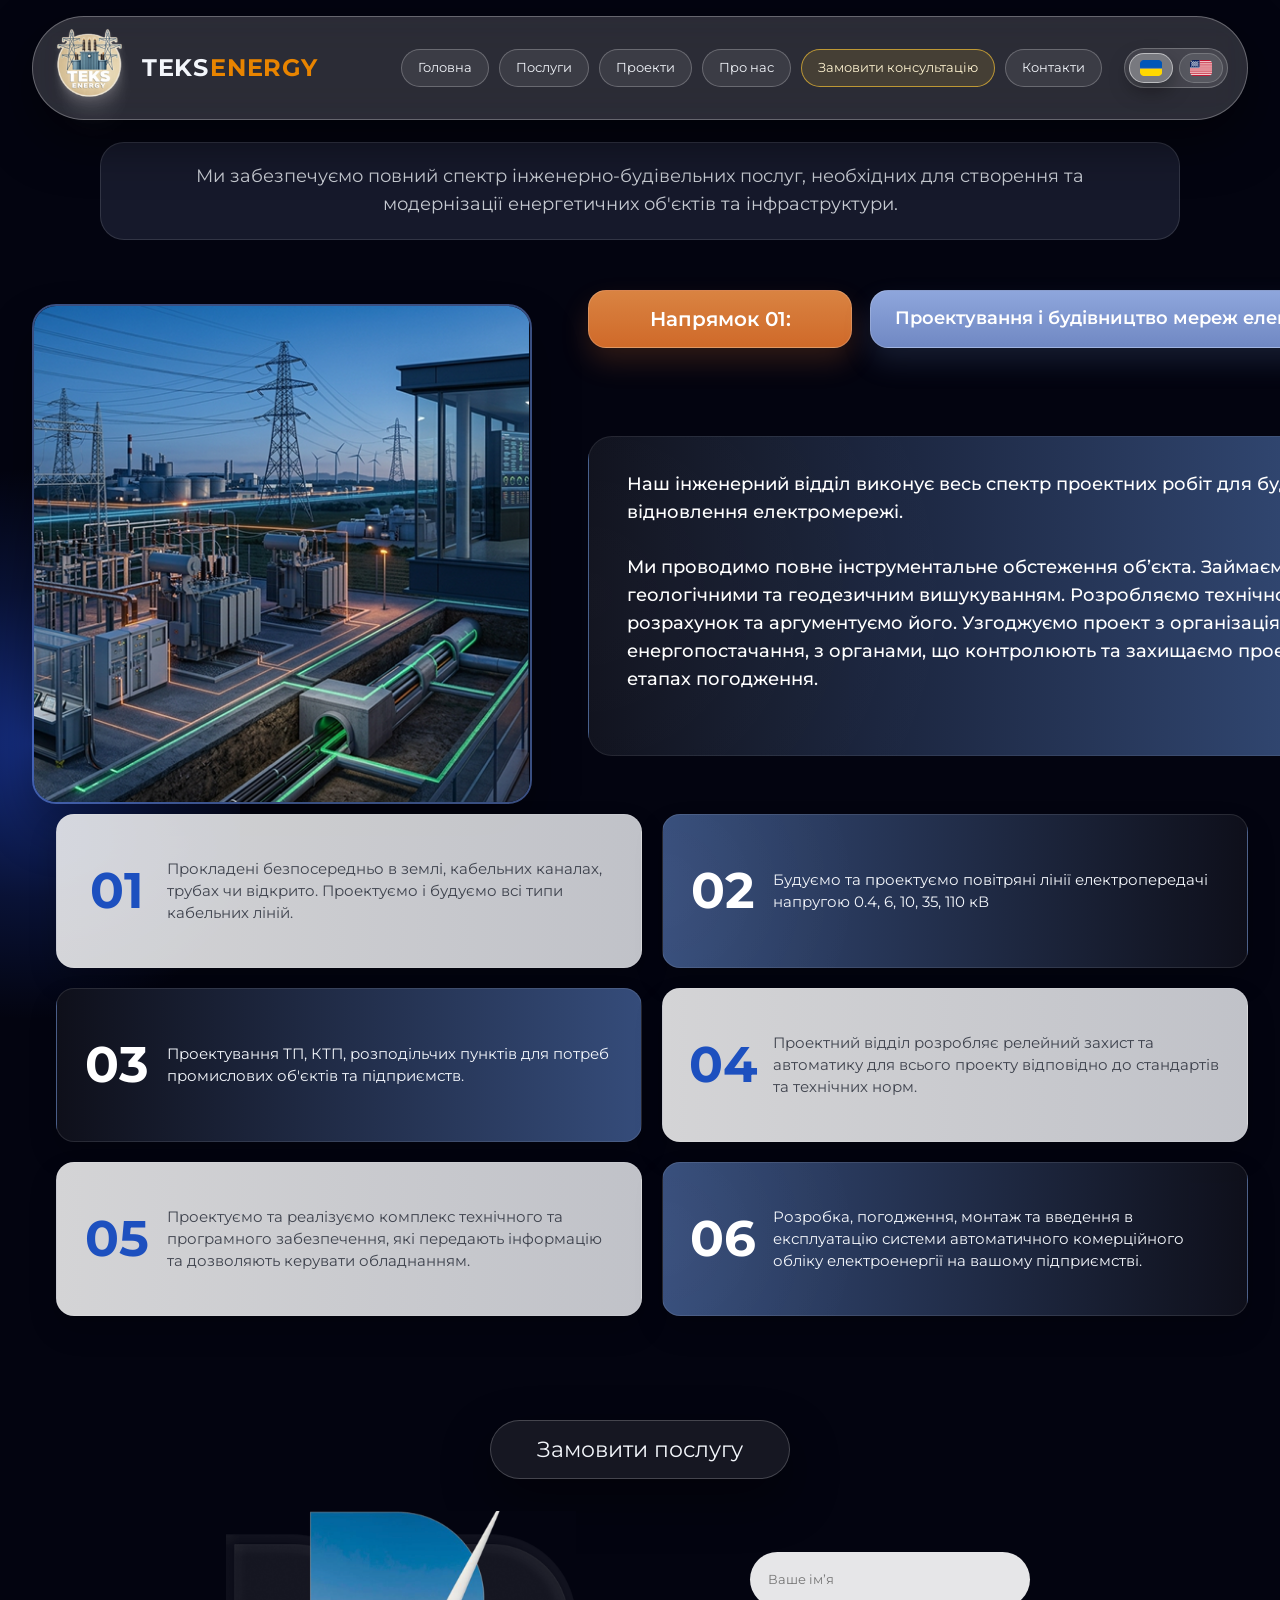
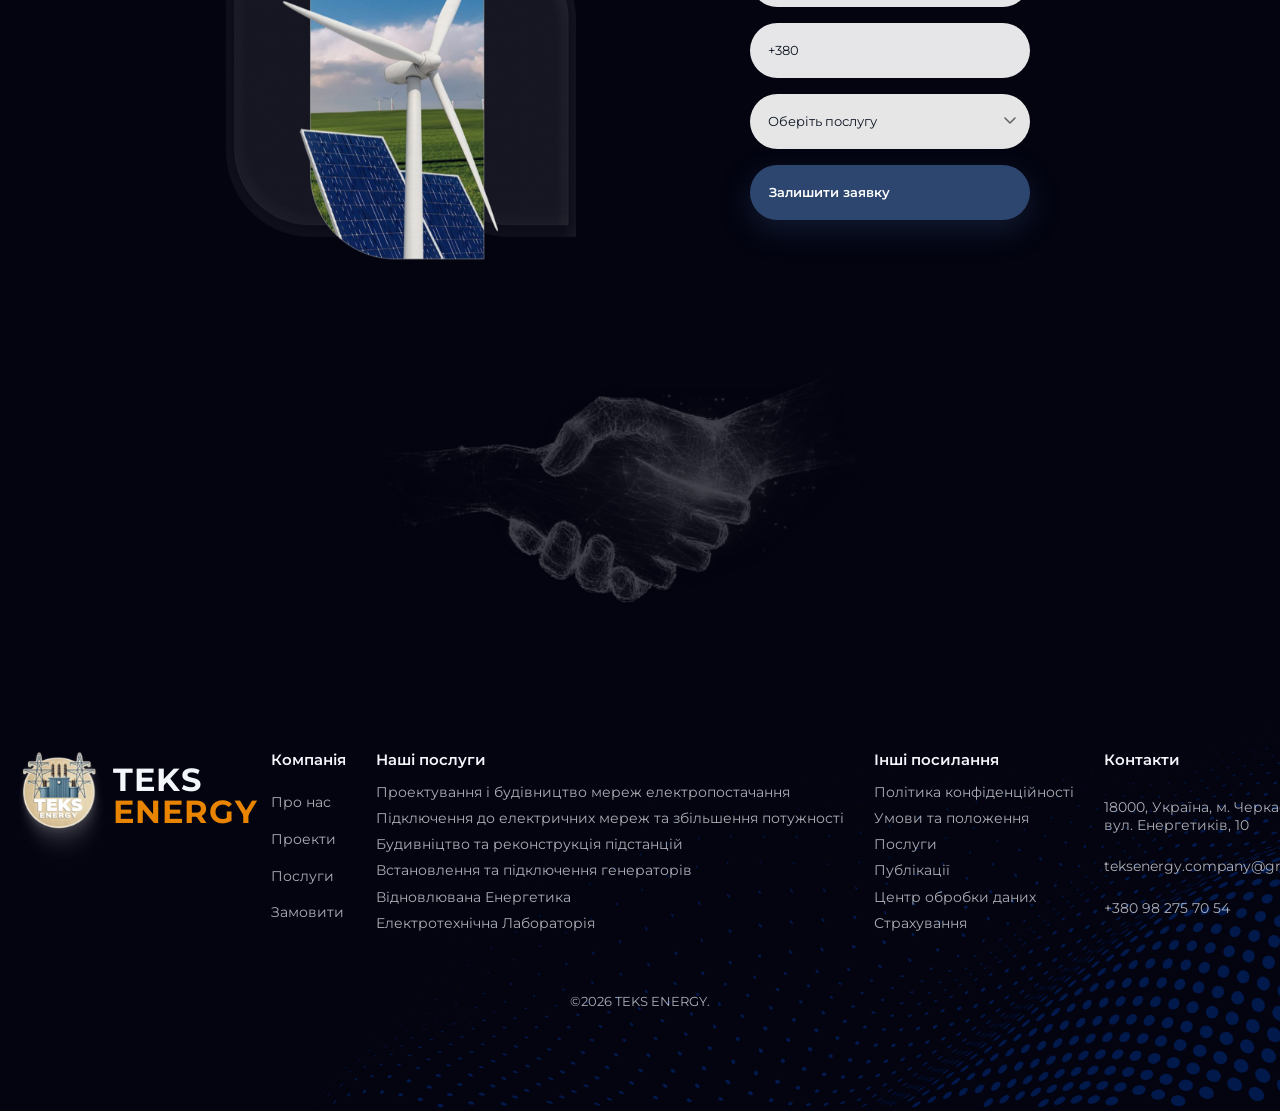
<file: content_site/project-svitoch.html>
<!doctype html>
<html lang="uk">
<head>
  <meta charset="utf-8" />
  <meta name="viewport" content="width=device-width, initial-scale=1" />
  <title data-i18n="page_title_service_1">TEKS ENERGY — Проектування і будівництво мереж електропостачання</title>
  <link rel="preconnect" href="https://fonts.googleapis.com" />
  <link rel="preconnect" href="https://fonts.gstatic.com" crossorigin />
  <link href="https://fonts.googleapis.com/css2?family=Montserrat:wght@300;400;500;600;700;800&display=swap" rel="stylesheet" />
  <link rel="stylesheet" href="styil.css" />
  <script src="from.js" defer></script>
</head>
<body class="project-detail-page">
  <div class="page-glow"></div>

  <header class="site-header">
    <div class="container">
      <div class="header-shell">
        <div class="header-inner">
          <div class="logo">
            <div class="logo-badge">
              <img src="img/logo-clean.png" alt="TEKS ENERGY" />
            </div>
            <div class="logo-text">
              <span class="logo-main">TEKS</span>
              <span class="logo-accent">ENERGY</span>
            </div>
          </div>

          <nav class="nav">
            <a class="nav-pill" href="index.html" data-i18n="nav_home">Головна</a>
            <a class="nav-pill" href="index.html#services" data-i18n="nav_services">Послуги</a>
            <a class="nav-pill" href="projects.html" data-i18n="nav_projects">Проекти</a>
            <a class="nav-pill" href="about.html" data-i18n="nav_about">Про нас</a>
            <a class="nav-pill nav-accent" href="#cta" data-i18n="nav_consult">Замовити консультацію</a>
            <a class="nav-pill" href="contacts.html" data-i18n="nav_contacts">Контакти</a>
          </nav>

          <div class="lang">
            <button class="lang-pill is-active" type="button" data-lang="ua" aria-label="Українська">
              <img src="img/flag-ua.png" alt="Українська" />
            </button>
            <button class="lang-pill" type="button" data-lang="en" aria-label="English">
              <img src="img/flag-us.png" alt="English" />
            </button>
          </div>
        </div>
      </div>
    </div>
  </header>

  <main>
    <section class="project-detail project-detail--service-1">
      <div class="container project-detail__container">
        <div class="project-detail__intro" data-i18n="svitoch_intro">
          Ми забезпечуємо повний спектр інженерно-будівельних послуг, необхідних для створення та модернізації енергетичних об'єктів та інфраструктури.
        </div>

        <div class="project-detail__hero">
          <div class="project-detail__visual">
            <div class="project-detail__image-frame">
              <img src="img/service-1.png" alt="Реконструкція ПС 35/10 кВ Світоч" />
            </div>
          </div>

          <div class="project-detail__content">
            <div class="project-detail__badges">
              <span class="project-detail__badge project-detail__badge--accent" data-i18n="svitoch_direction_label">Напрямок 01:</span>
              <span class="project-detail__badge project-detail__badge--soft" data-i18n="svitoch_direction_value">Проектування і будівництво мереж електропостачання</span>
            </div>

            <div class="project-detail__description" data-i18n="svitoch_description">
              Наш інженерний відділ виконує весь спектр проектних робіт для будівництва чи відновлення електромережі.<br /><br />
              Ми проводимо повне інструментальне обстеження об’єкта. Займаємось геологічними та геодезичним вишукуванням. Розробляємо технічно-економічний розрахунок та аргументуємо його. Узгоджуємо проект з організаціями енергопостачання, з органами, що контролюють та захищаємо проект на всіх етапах погодження.
            </div>
          </div>
        </div>

        <div class="project-detail__features">
          <article class="detail-feature detail-feature--light">
            <span class="detail-feature__num">01</span>
            <p data-i18n="svitoch_feature_1">Прокладені безпосередньо в землі, кабельних каналах, трубах чи відкрито. Проектуємо і будуємо всі типи кабельних ліній.</p>
          </article>
          <article class="detail-feature detail-feature--dark">
            <span class="detail-feature__num">02</span>
            <p data-i18n="svitoch_feature_2">Будуємо та проектуємо повітряні лінії електропередачі напругою 0.4, 6, 10, 35, 110 кВ</p>
          </article>
          <article class="detail-feature detail-feature--dark-blue">
            <span class="detail-feature__num">03</span>
            <p data-i18n="svitoch_feature_3">Проектування ТП, КТП, розподільчих пунктів для потреб промислових об'єктів та підприємств.</p>
          </article>
          <article class="detail-feature detail-feature--light">
            <span class="detail-feature__num">04</span>
            <p data-i18n="svitoch_feature_4">Проектний відділ розробляє релейний захист та автоматику для всього проекту відповідно до стандартів та технічних норм.</p>
          </article>
          <article class="detail-feature detail-feature--light">
            <span class="detail-feature__num">05</span>
            <p data-i18n="svitoch_feature_5">Проектуємо та реалізуємо комплекс технічного та програмного забезпечення, які передають інформацію та дозволяють керувати обладнанням.</p>
          </article>
          <article class="detail-feature detail-feature--dark">
            <span class="detail-feature__num">06</span>
            <p data-i18n="svitoch_feature_6">Розробка, погодження, монтаж та введення в експлуатацію системи автоматичного комерційного обліку електроенергії на вашому підприємстві.</p>
          </article>
        </div>

      </div>
    </section>

    <section id="cta" class="section cta">
      <div class="container">
        <div class="section-label" data-i18n="section_cta">Замовити послугу</div>
        <div class="cta-grid">
          <div class="cta-visual">
            <div class="cta-image"></div>
            <div class="cta-orb"></div>
          </div>
            <form id="main-application-form" class="cta-form">
            <label>
              <input type="text" id="app-name" placeholder="Ваше імʼя" data-i18n-placeholder="form_name_placeholder" required />
            </label>
            <label>
              <input type="tel" id="app-phone" placeholder="+380 00 000 00 00" value="+380 " data-i18n-placeholder="form_phone_placeholder" required />
            </label>
            <label>
              <select id="app-service">
                <option value="" selected disabled data-i18n="form_option_placeholder">Оберіть послугу</option>
                <option data-i18n="form_option_1">Проектування і будівництво мереж електропостачання</option>
                <option data-i18n="form_option_2">Підключення до електричних мереж та збільшення потужності</option>
                <option data-i18n="form_option_3">Будивніцтво та реконструкція підстанцій</option>
                <option data-i18n="form_option_4">Встановлення та підключення генераторів</option>
                <option data-i18n="form_option_5">Відновлювана енергетика</option>
                <option data-i18n="form_option_6">Електротехнічна лабораторія</option>
              </select>
            </label>
            <button class="btn btn-primary" type="submit" data-i18n="form_submit">Залишити заявку</button>
          </form>
        </div>
        <div class="cta-hands">
          <img src="img/hands.png" alt="Рукостискання" />
        </div>
      </div>
    </section>
  </main>

  <footer id="contacts" class="site-footer">
    <div class="container footer-inner">
      <div class="footer-col footer-brand">
        <div class="logo">
          <div class="logo-badge">
            <img src="img/logo-clean.png" alt="TEKS ENERGY" />
          </div>
          <div class="logo-text">
            <span class="logo-main">TEKS</span>
            <span class="logo-accent">ENERGY</span>
          </div>
        </div>
      </div>
      <div class="footer-columns">
        <div class="footer-col">
          <h4 data-i18n="footer_company">Компанія</h4>
          <a href="about.html" data-i18n="nav_about">Про нас</a>
          <a href="projects.html" data-i18n="nav_projects">Проєкти</a>
          <a href="index.html#services" data-i18n="nav_services">Послуги</a>
          <a href="#cta" data-i18n="footer_order">Замовити</a>
        </div>
        <div class="footer-col">
          <h4 data-i18n="footer_services">Наші послуги</h4>
          <a href="#" data-i18n="footer_service_1">Проектування і будівництво мереж електропостачання</a>
          <a href="#" data-i18n="footer_service_2">Підключення до електричних мереж та збільшення потужності</a>
          <a href="#" data-i18n="footer_service_3">Будівництво і рек. підстанцій</a>
          <a href="#" data-i18n="footer_service_4">Водопостач., водовідвед. та меліор.</a>
          <a href="#" data-i18n="footer_service_5">Відновлювана Енергетика</a>
          <a href="#" data-i18n="footer_service_6">Електротехнічна Лабораторія</a>
        </div>
        <div class="footer-col">
          <h4 data-i18n="footer_links">Інші посилання</h4>
          <a href="#" data-i18n="footer_link_1">Політика конфіденційності</a>
          <a href="#" data-i18n="footer_link_2">Умови та положення</a>
          <a href="#" data-i18n="footer_link_3">Послуги</a>
          <a href="#" data-i18n="footer_link_4">Публікації</a>
          <a href="#" data-i18n="footer_link_5">Центр обробки даних</a>
          <a href="#" data-i18n="footer_link_6">Страхування</a>
        </div>
        <div class="footer-col">
          <h4 data-i18n="nav_contacts">Контакти</h4>
          <span data-i18n="footer_address">18000, Україна, м. Черкаси,<br />вул. Енергетиків, 10</span>
          <a href="mailto:teksenergy.company@gmail.com">teksenergy.company@gmail.com</a>
          <a href="tel:+380982757054">+380 98 275 70 54</a>
        </div>
      </div>
    </div>
    <img class="footer-dots" src="img/footer-dots.png" alt="" />
    <div class="footer-copy" data-i18n="footer_copy">©2026 TEKS ENERGY.</div>
  </footer>
</body>
</html>
</file>
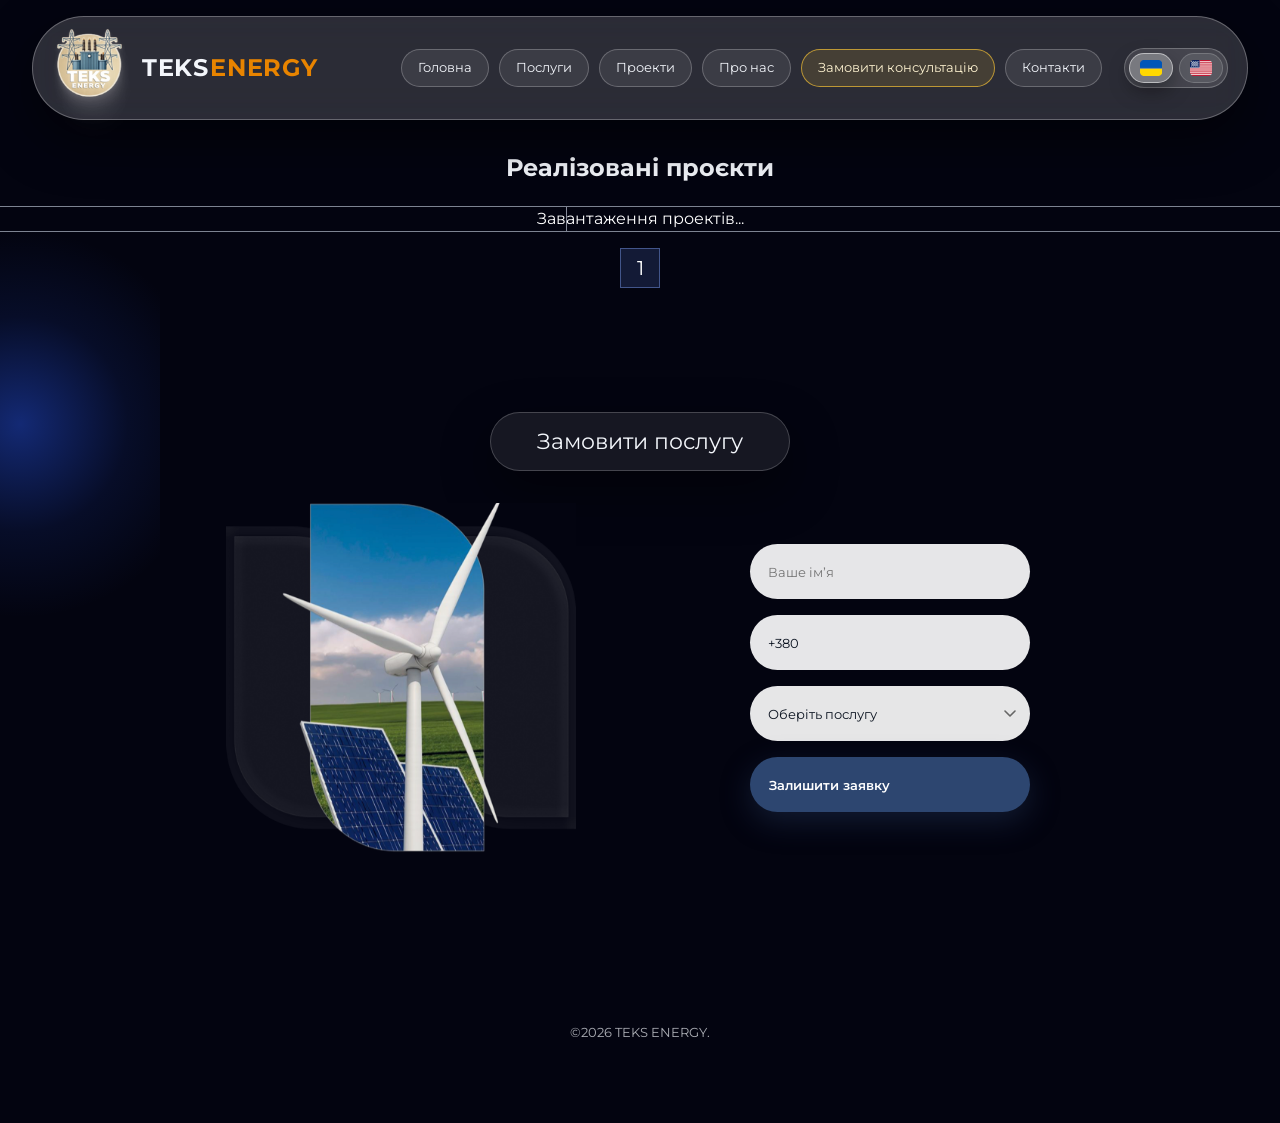
<file: content_site/projects.html>
<!doctype html>
<html lang="uk">
<head>
  <meta charset="utf-8" />
  <meta name="viewport" content="width=device-width, initial-scale=1" />
  <title>TEKS ENERGY — Проєкти</title>
  <link rel="preconnect" href="https://fonts.googleapis.com" />
  <link rel="preconnect" href="https://fonts.gstatic.com" crossorigin />
  <link href="https://fonts.googleapis.com/css2?family=Montserrat:wght@300;400;500;600;700;800&display=swap" rel="stylesheet" />
  <link rel="stylesheet" href="./styil.css" />
  <script src="./from.js" defer></script>
</head>
<body class="projects-page">
  <div class="page-glow"></div>

  <header class="site-header">
    <div class="container">
      <div class="header-shell">
        <div class="header-inner">
          <div class="logo">
            <div class="logo-badge">
              <img src="img/logo-clean.png" alt="TEKS ENERGY" />
            </div>
            <div class="logo-text">
              <span class="logo-main">TEKS</span>
              <span class="logo-accent">ENERGY</span>
            </div>
          </div>

          <nav class="nav">
            <a class="nav-pill" href="index.html">Головна</a>
            <a class="nav-pill" href="index.html#services">Послуги</a>
            <a class="nav-pill is-active" href="projects.html">Проекти</a>
            <a class="nav-pill" href="about.html">Про нас</a>
            <a class="nav-pill nav-accent" href="#cta">Замовити консультацію</a>
            <a class="nav-pill" href="contacts.html">Контакти</a>
          </nav>

          <div class="lang">
            <button class="lang-pill is-active" type="button" data-lang="ua">
              <img src="img/flag-ua.png" alt="Українська" />
            </button>
            <button class="lang-pill" type="button" data-lang="en">
              <img src="img/flag-us.png" alt="English" />
            </button>
          </div>
        </div>
      </div>
    </div>
  </header>

  <main>
    <section class="projects-catalog">
      <div class="container">
        <h1 class="projects-page-title">Реалізовані проєкти</h1>

        <div class="projects-catalog-list" id="projects-container">
            <p style="color: white; text-align: center;">Завантаження проектів...</p>
        </div>

        <div class="projects-pagination" id="pagination-container">
          <a class="projects-pagination__item is-active" href="#">1</a>
        </div>
      </div>
    </section>

    <section id="cta" class="section cta">
      <div class="container">
        <div class="section-label">Замовити послугу</div>
        <div class="cta-grid">
          <div class="cta-visual">
            <div class="cta-image"></div>
            <div class="cta-orb"></div>
          </div>
            <form class="cta-form" id="main-application-form">
            <label>
              <input type="text" id="app-name" placeholder="Ваше імʼя" required />
            </label>
            <label>
              <input type="tel" id="app-phone" placeholder="+380 00 000 00 00" required />
            </label>
            <label>
              <select id="app-service" required>
                <option value="" selected disabled>Оберіть послугу</option>
                <option value="Інженерні мережі">Інженерні мережі та захист</option>
                <option value="Підключення">Підключення до електричних мереж</option>
                <option value="Будівництво ПС">Будівництво та реконструкція підстанцій</option>
                <option value="Генератори">Встановлення та підключення генераторів</option>
                <option value="Енергетика">Відновлювана енергетика</option>
                <option value="Лабораторія">Електротехнічна лабораторія</option>
              </select>
            </label>
            <button class="btn btn-primary" type="submit">Залишити заявку</button>
          </form>
        </div>
      </div>
    </section>
  </main>

  <footer class="site-footer">
    <div class="container footer-copy">©2026 TEKS ENERGY.</div>
  </footer>
</body>
</html>
</file>
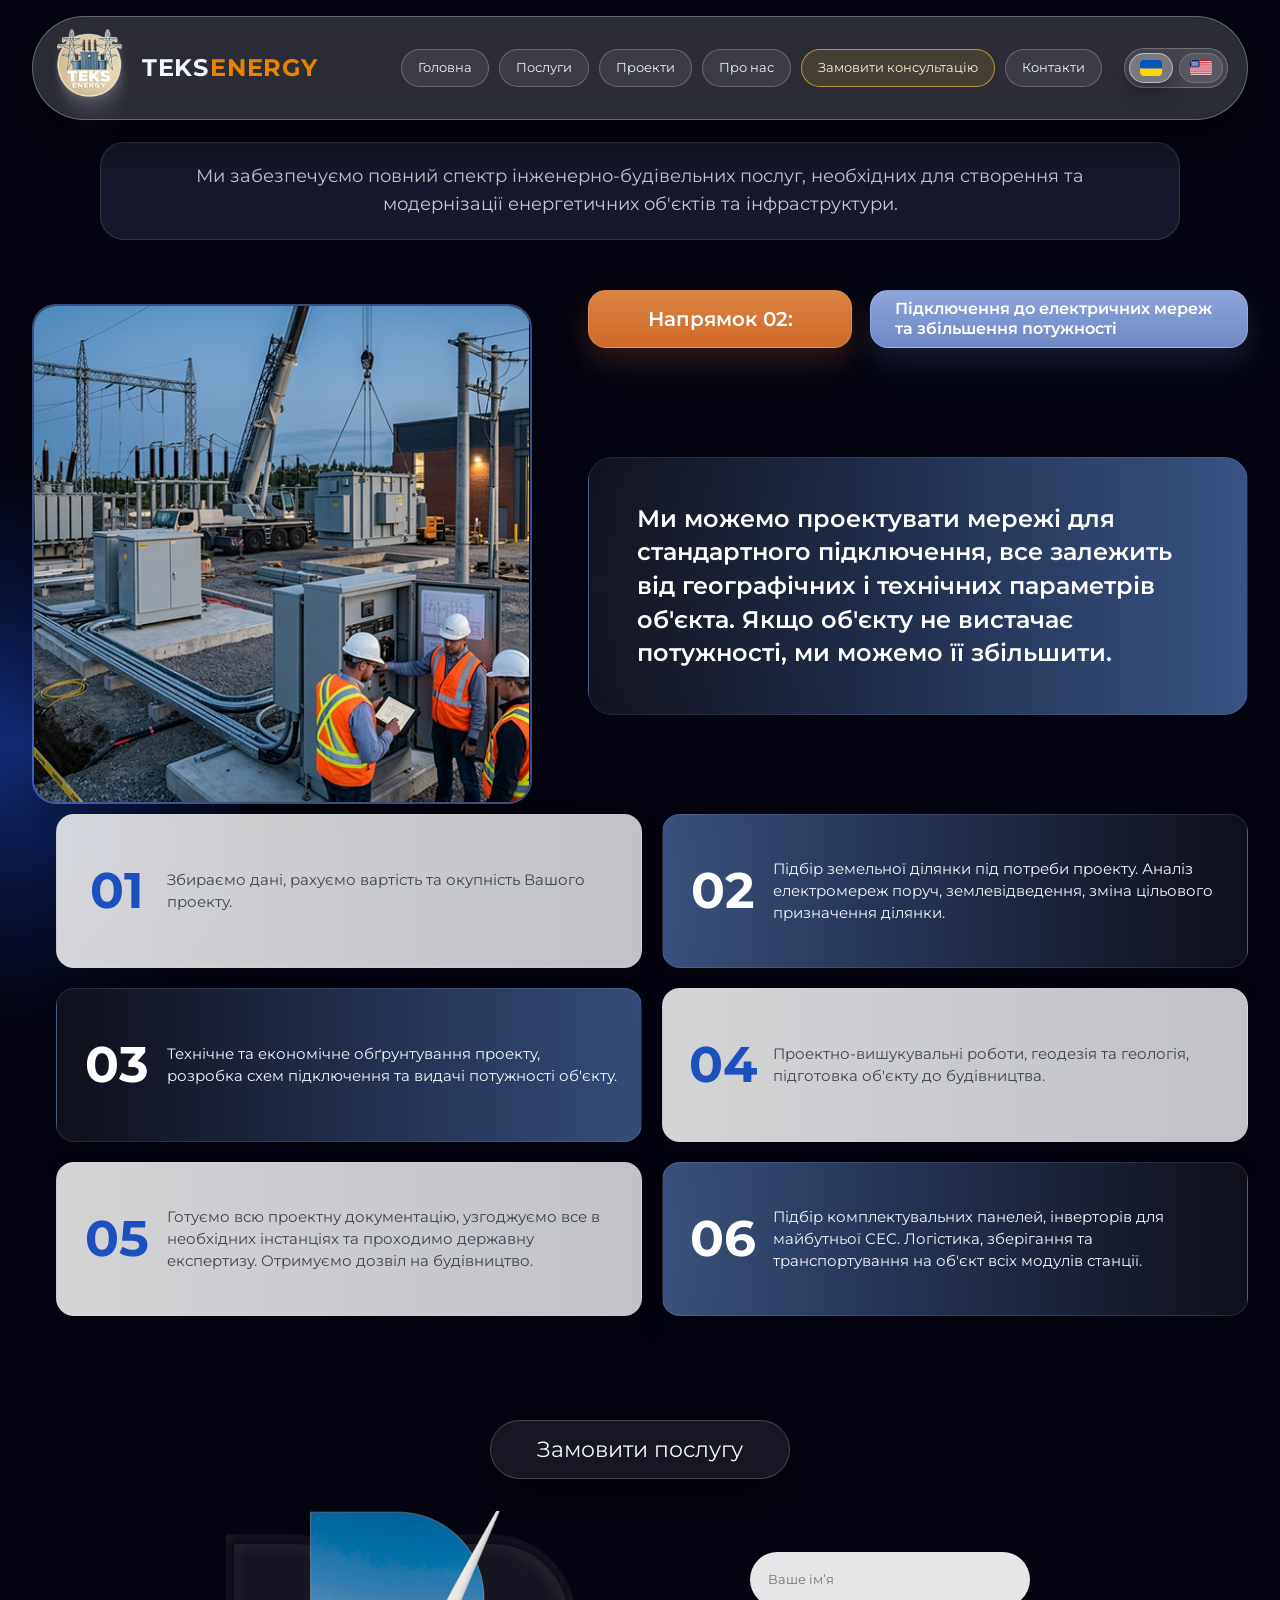
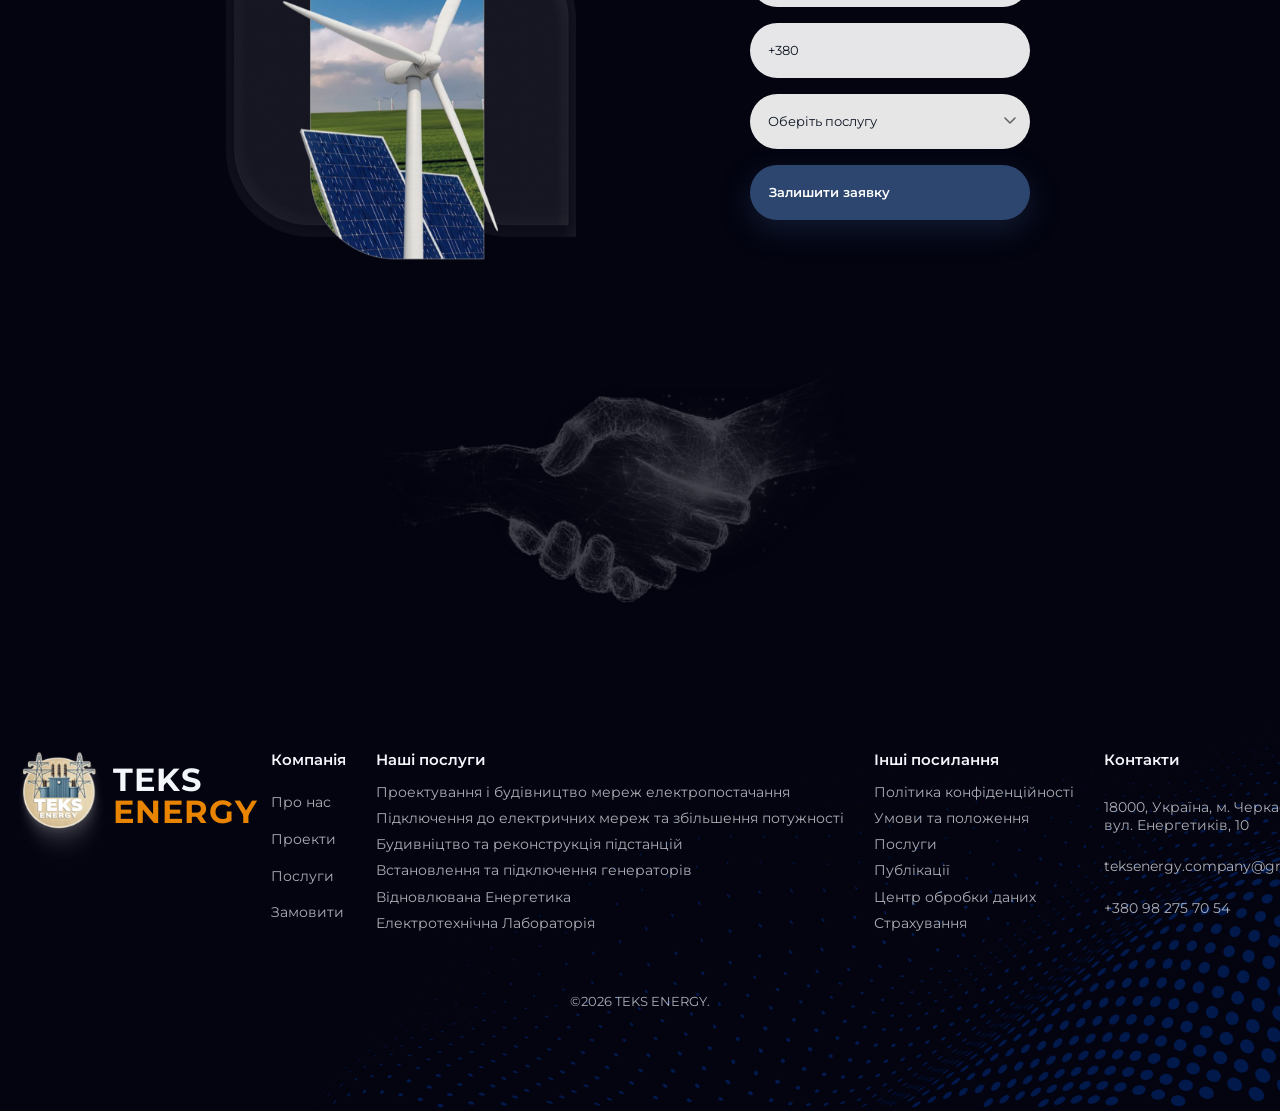
<file: content_site/service-connection.html>
<!doctype html>
<html lang="uk">
<head>
  <meta charset="utf-8" />
  <meta name="viewport" content="width=device-width, initial-scale=1" />
  <title data-i18n="page_title_service_2">TEKS ENERGY — Підключення до електричних мереж та збільшення потужності</title>
  <link rel="preconnect" href="https://fonts.googleapis.com" />
  <link rel="preconnect" href="https://fonts.gstatic.com" crossorigin />
  <link href="https://fonts.googleapis.com/css2?family=Montserrat:wght@300;400;500;600;700;800&display=swap" rel="stylesheet" />
  <link rel="stylesheet" href="styil.css" />
  <script src="from.js" defer></script>
</head>
<body class="project-detail-page">
  <div class="page-glow"></div>

  <header class="site-header">
    <div class="container">
      <div class="header-shell">
        <div class="header-inner">
          <div class="logo">
            <div class="logo-badge">
              <img src="img/logo-clean.png" alt="TEKS ENERGY" />
            </div>
            <div class="logo-text">
              <span class="logo-main">TEKS</span>
              <span class="logo-accent">ENERGY</span>
            </div>
          </div>

          <nav class="nav">
            <a class="nav-pill" href="index.html" data-i18n="nav_home">Головна</a>
            <a class="nav-pill" href="index.html#services" data-i18n="nav_services">Послуги</a>
            <a class="nav-pill" href="projects.html" data-i18n="nav_projects">Проекти</a>
            <a class="nav-pill" href="about.html" data-i18n="nav_about">Про нас</a>
            <a class="nav-pill nav-accent" href="#cta" data-i18n="nav_consult">Замовити консультацію</a>
            <a class="nav-pill" href="contacts.html" data-i18n="nav_contacts">Контакти</a>
          </nav>

          <div class="lang">
            <button class="lang-pill is-active" type="button" data-lang="ua" aria-label="Українська">
              <img src="img/flag-ua.png" alt="Українська" />
            </button>
            <button class="lang-pill" type="button" data-lang="en" aria-label="English">
              <img src="img/flag-us.png" alt="English" />
            </button>
          </div>
        </div>
      </div>
    </div>
  </header>

  <main>
    <section class="project-detail project-detail--service-2">
      <div class="container project-detail__container">
        <div class="project-detail__intro" data-i18n="connection_intro">
          Ми забезпечуємо повний спектр інженерно-будівельних послуг, необхідних для створення та модернізації енергетичних об'єктів та інфраструктури.
        </div>

        <div class="project-detail__hero">
          <div class="project-detail__visual">
            <div class="project-detail__image-frame">
              <img src="img/service-2.png" alt="Підключення до електричних мереж та збільшення потужності" />
            </div>
          </div>

          <div class="project-detail__content">
            <div class="project-detail__badges">
              <span class="project-detail__badge project-detail__badge--accent" data-i18n="connection_direction_label">Напрямок 02:</span>
              <span class="project-detail__badge project-detail__badge--soft" data-i18n="connection_direction_value">Підключення до електричних мереж та збільшення потужності</span>
            </div>

            <div class="project-detail__description" data-i18n="connection_description">
              Ми можемо проектувати мережі для стандартного підключення, все залежить від географічних і технічних параметрів об'єкта. Якщо об'єкту не вистачає потужності, ми можемо її збільшити.
            </div>
          </div>
        </div>

        <div class="project-detail__features">
          <article class="detail-feature detail-feature--light">
            <span class="detail-feature__num">01</span>
            <p data-i18n="connection_feature_1">Збираємо дані, рахуємо вартість та окупність Вашого проекту.</p>
          </article>
          <article class="detail-feature detail-feature--dark">
            <span class="detail-feature__num">02</span>
            <p data-i18n="connection_feature_2">Підбір земельної ділянки під потреби проекту. Аналіз електромереж поруч, землевідведення, зміна цільового призначення ділянки.</p>
          </article>
          <article class="detail-feature detail-feature--dark-blue">
            <span class="detail-feature__num">03</span>
            <p data-i18n="connection_feature_3">Технічне та економічне обґрунтування проекту, розробка схем підключення та видачі потужності об'єкту.</p>
          </article>
          <article class="detail-feature detail-feature--light">
            <span class="detail-feature__num">04</span>
            <p data-i18n="connection_feature_4">Проектно-вишукувальні роботи, геодезія та геологія, підготовка об'єкту до будівництва.</p>
          </article>
          <article class="detail-feature detail-feature--light">
            <span class="detail-feature__num">05</span>
            <p data-i18n="connection_feature_5">Готуємо всю проектну документацію, узгоджуємо все в необхідних інстанціях та проходимо державну експертизу. Отримуємо дозвіл на будівництво.</p>
          </article>
          <article class="detail-feature detail-feature--dark">
            <span class="detail-feature__num">06</span>
            <p data-i18n="connection_feature_6">Підбір комплектувальних панелей, інверторів для майбутньої СЕС. Логістика, зберігання та транспортування на об'єкт всіх модулів станції.</p>
          </article>
        </div>

      </div>
    </section>

    <section id="cta" class="section cta">
      <div class="container">
        <div class="section-label" data-i18n="section_cta">Замовити послугу</div>
        <div class="cta-grid">
          <div class="cta-visual">
            <div class="cta-image"></div>
            <div class="cta-orb"></div>
          </div>
          <form class="cta-form">
            <label>
              <input type="text" placeholder="Ваше імʼя" data-i18n-placeholder="form_name_placeholder" />
            </label>
            <label>
              <input type="tel" placeholder="+380 00 000 00 00" value="+380 " data-i18n-placeholder="form_phone_placeholder" />
            </label>
            <label>
              <select>
                <option value="" selected disabled data-i18n="form_option_placeholder">Оберіть послугу</option>
                <option data-i18n="form_option_1">Проектування і будівництво мереж електропостачання</option>
                <option data-i18n="form_option_2">Підключення до електричних мереж та збільшення потужності</option>
                <option data-i18n="form_option_3">Будивніцтво та реконструкція підстанцій</option>
                <option data-i18n="form_option_4">Встановлення та підключення генераторів</option>
                <option data-i18n="form_option_5">Відновлювана енергетика</option>
                <option data-i18n="form_option_6">Електротехнічна лабораторія</option>
              </select>
            </label>
            <button class="btn btn-primary" type="submit" data-i18n="form_submit">Залишити заявку</button>
          </form>
        </div>
        <div class="cta-hands">
          <img src="img/hands.png" alt="Рукостискання" />
        </div>
      </div>
    </section>
  </main>

  <footer id="contacts" class="site-footer">
    <div class="container footer-inner">
      <div class="footer-col footer-brand">
        <div class="logo">
          <div class="logo-badge">
            <img src="img/logo-clean.png" alt="TEKS ENERGY" />
          </div>
          <div class="logo-text">
            <span class="logo-main">TEKS</span>
            <span class="logo-accent">ENERGY</span>
          </div>
        </div>
      </div>
      <div class="footer-columns">
        <div class="footer-col">
          <h4 data-i18n="footer_company">Компанія</h4>
          <a href="about.html" data-i18n="nav_about">Про нас</a>
          <a href="projects.html" data-i18n="nav_projects">Проєкти</a>
          <a href="index.html#services" data-i18n="nav_services">Послуги</a>
          <a href="#cta" data-i18n="footer_order">Замовити</a>
        </div>
        <div class="footer-col">
          <h4 data-i18n="footer_services">Наші послуги</h4>
          <a href="#" data-i18n="footer_service_1">Проектування і будівництво мереж електропостачання</a>
          <a href="#" data-i18n="footer_service_2">Підключення до електричних мереж та збільшення потужності</a>
          <a href="#" data-i18n="footer_service_3">Будівництво і рек. підстанцій</a>
          <a href="#" data-i18n="footer_service_4">Водопостач., водовідвед. та меліор.</a>
          <a href="#" data-i18n="footer_service_5">Відновлювана Енергетика</a>
          <a href="#" data-i18n="footer_service_6">Електротехнічна Лабораторія</a>
        </div>
        <div class="footer-col">
          <h4 data-i18n="footer_links">Інші посилання</h4>
          <a href="#" data-i18n="footer_link_1">Політика конфіденційності</a>
          <a href="#" data-i18n="footer_link_2">Умови та положення</a>
          <a href="#" data-i18n="footer_link_3">Послуги</a>
          <a href="#" data-i18n="footer_link_4">Публікації</a>
          <a href="#" data-i18n="footer_link_5">Центр обробки даних</a>
          <a href="#" data-i18n="footer_link_6">Страхування</a>
        </div>
        <div class="footer-col">
          <h4 data-i18n="nav_contacts">Контакти</h4>
          <span data-i18n="footer_address">18000, Україна, м. Черкаси,<br />вул. Енергетиків, 10</span>
          <a href="mailto:teksenergy.company@gmail.com">teksenergy.company@gmail.com</a>
          <a href="tel:+380982757054">+380 98 275 70 54</a>
        </div>
      </div>
    </div>
    <img class="footer-dots" src="img/footer-dots.png" alt="" />
    <div class="footer-copy" data-i18n="footer_copy">©2026 TEKS ENERGY.</div>
  </footer>
</body>
</html>
</file>
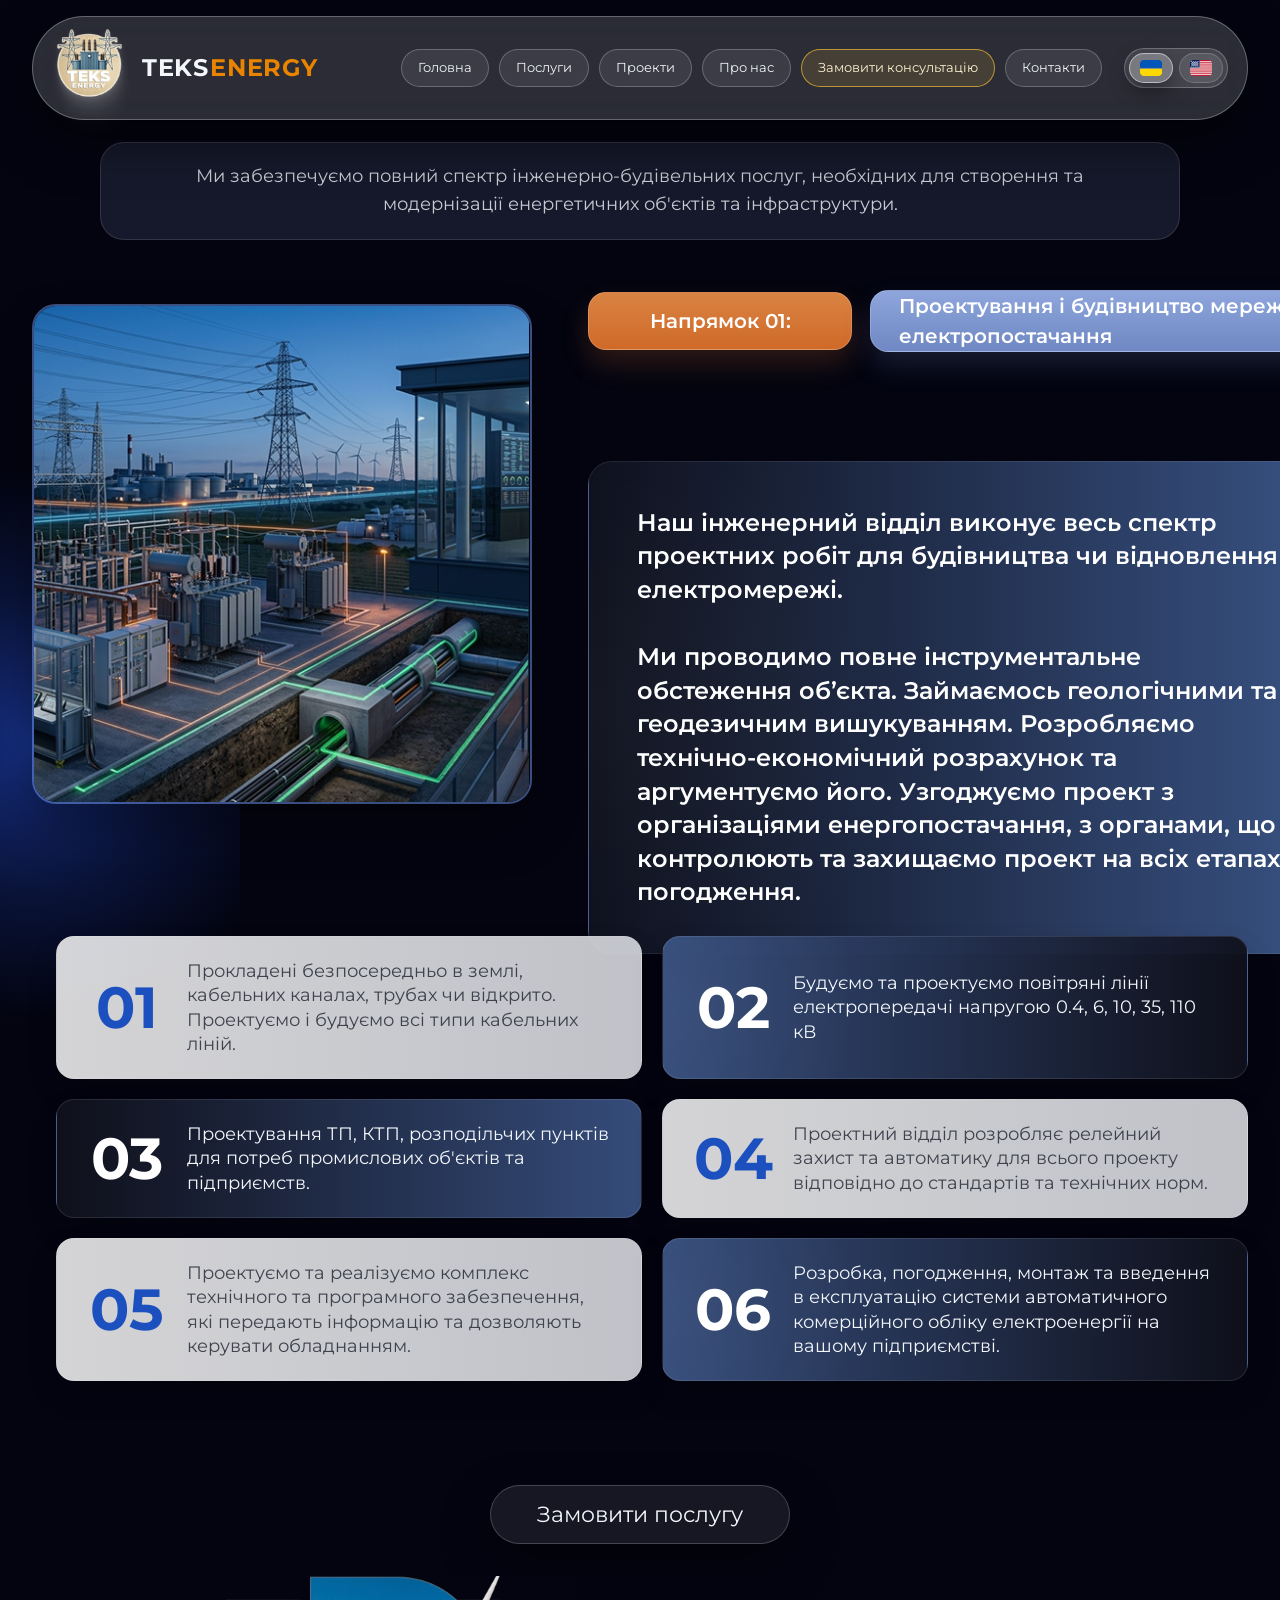
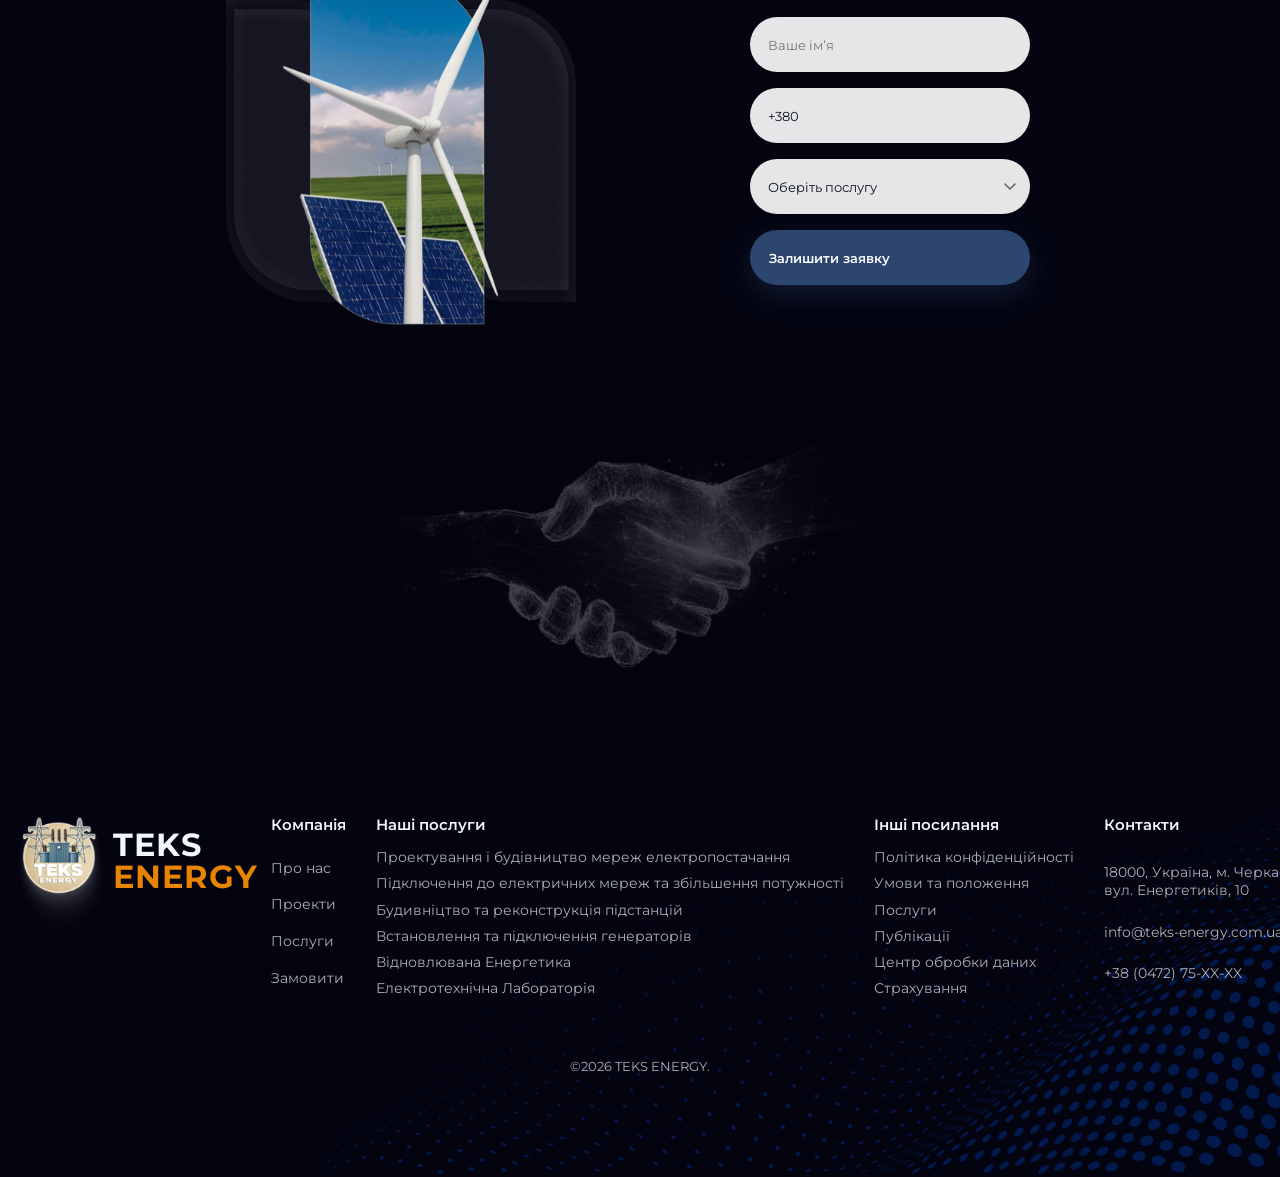
<file: content_site/service-engineering.html>
<!doctype html>
<html lang="uk">
<head>
  <meta charset="utf-8" />
  <meta name="viewport" content="width=device-width, initial-scale=1" />
  <title>TEKS ENERGY — Реконструкція ПС 35/10 кВ “Світоч”</title>
  <link rel="preconnect" href="https://fonts.googleapis.com" />
  <link rel="preconnect" href="https://fonts.gstatic.com" crossorigin />
  <link href="https://fonts.googleapis.com/css2?family=Montserrat:wght@300;400;500;600;700;800&display=swap" rel="stylesheet" />
  <link rel="stylesheet" href="styil.css" />
  <script src="from.js" defer></script>
</head>
<body class="project-detail-page">
  <div class="page-glow"></div>

  <header class="site-header">
    <div class="container">
      <div class="header-shell">
        <div class="header-inner">
          <div class="logo">
            <div class="logo-badge">
              <img src="img/logo-clean.png" alt="TEKS ENERGY" />
            </div>
            <div class="logo-text">
              <span class="logo-main">TEKS</span>
              <span class="logo-accent">ENERGY</span>
            </div>
          </div>

          <nav class="nav">
            <a class="nav-pill" href="index.html" data-i18n="nav_home">Головна</a>
            <a class="nav-pill" href="index.html#services" data-i18n="nav_services">Послуги</a>
            <a class="nav-pill" href="projects.html" data-i18n="nav_projects">Проекти</a>
            <a class="nav-pill" href="about.html" data-i18n="nav_about">Про нас</a>
            <a class="nav-pill nav-accent" href="#cta" data-i18n="nav_consult">Замовити консультацію</a>
            <a class="nav-pill" href="contacts.html" data-i18n="nav_contacts">Контакти</a>
          </nav>

          <div class="lang">
            <button class="lang-pill is-active" type="button" data-lang="ua" aria-label="Українська">
              <img src="img/flag-ua.png" alt="Українська" />
            </button>
            <button class="lang-pill" type="button" data-lang="en" aria-label="English">
              <img src="img/flag-us.png" alt="English" />
            </button>
          </div>
        </div>
      </div>
    </div>
  </header>

  <main>
    <section class="project-detail">
      <div class="container project-detail__container">
        <div class="project-detail__intro" data-i18n="svitoch_intro">
          Ми забезпечуємо повний спектр інженерно-будівельних послуг, необхідних для створення та модернізації енергетичних об'єктів та інфраструктури.
        </div>

        <div class="project-detail__hero">
          <div class="project-detail__visual">
            <div class="project-detail__image-frame">
              <img src="img/service-1.png" alt="Реконструкція ПС 35/10 кВ Світоч" />
            </div>
          </div>

          <div class="project-detail__content">
            <div class="project-detail__badges">
              <span class="project-detail__badge project-detail__badge--accent" data-i18n="svitoch_direction_label">Напрямок 01:</span>
              <span class="project-detail__badge project-detail__badge--soft" data-i18n="svitoch_direction_value">Інженерні мережі та захист</span>
            </div>

            <div class="project-detail__description" data-i18n="svitoch_description">
              Це ядро нашої діяльності, що включає роботи з будівництва, реконструкції та обслуговування ключових елементів електромережі.
            </div>
          </div>
        </div>

        <div class="project-detail__features">
          <article class="detail-feature detail-feature--light">
            <span class="detail-feature__num">01</span>
            <p data-i18n="svitoch_feature_1">Силові кабельні лінії в кабельних каналах, трубах та відкритого типу.</p>
          </article>
          <article class="detail-feature detail-feature--dark">
            <span class="detail-feature__num">02</span>
            <p data-i18n="svitoch_feature_2">Повітряні лінії електропередачі під напругою (до 110 кВ).</p>
          </article>
          <article class="detail-feature detail-feature--dark-blue">
            <span class="detail-feature__num">03</span>
            <p data-i18n="svitoch_feature_3">Системи релейного захисту.</p>
          </article>
          <article class="detail-feature detail-feature--light">
            <span class="detail-feature__num">04</span>
            <p data-i18n="svitoch_feature_4">Підстанції ТП/КТП/РП.</p>
          </article>
          <article class="detail-feature detail-feature--light">
            <span class="detail-feature__num">05</span>
            <p data-i18n="svitoch_feature_5">Системи телемеханіки підстанцій (SCADA-системи).</p>
          </article>
          <article class="detail-feature detail-feature--dark">
            <span class="detail-feature__num">06</span>
            <p data-i18n="svitoch_feature_6">Автоматизована система контролю та обліку енергоресурсів (АСКОЕ).</p>
          </article>
        </div>

      </div>
    </section>

    <section id="cta" class="section cta">
      <div class="container">
        <div class="section-label" data-i18n="section_cta">Замовити послугу</div>
        <div class="cta-grid">
          <div class="cta-visual">
            <div class="cta-image"></div>
            <div class="cta-orb"></div>
          </div>
          <form class="cta-form">
            <label>
              <input type="text" placeholder="Ваше імʼя" data-i18n-placeholder="form_name_placeholder" />
            </label>
            <label>
              <input type="tel" placeholder="+380 00 000 00 00" value="+380 " data-i18n-placeholder="form_phone_placeholder" />
            </label>
            <label>
              <select>
                <option value="" selected disabled data-i18n="form_option_placeholder">Оберіть послугу</option>
                <option data-i18n="form_option_1">Інженерні мережі та захист</option>
                <option data-i18n="form_option_2">Підключення до електричних мереж</option>
                <option data-i18n="form_option_3">Будивніцтво та реконструкція підстанцій</option>
                <option data-i18n="form_option_4">Встановлення та підключення генераторів</option>
                <option data-i18n="form_option_5">Відновлювана енергетика</option>
                <option data-i18n="form_option_6">Електротехнічна лабораторія</option>
              </select>
            </label>
            <button class="btn btn-primary" type="submit" data-i18n="form_submit">Залишити заявку</button>
          </form>
        </div>
        <div class="cta-hands">
          <img src="img/hands.png" alt="Рукостискання" />
        </div>
      </div>
    </section>
  </main>

  <footer id="contacts" class="site-footer">
    <div class="container footer-inner">
      <div class="footer-col footer-brand">
        <div class="logo">
          <div class="logo-badge">
            <img src="img/logo-clean.png" alt="TEKS ENERGY" />
          </div>
          <div class="logo-text">
            <span class="logo-main">TEKS</span>
            <span class="logo-accent">ENERGY</span>
          </div>
        </div>
      </div>
      <div class="footer-columns">
        <div class="footer-col">
          <h4 data-i18n="footer_company">Компанія</h4>
          <a href="about.html" data-i18n="nav_about">Про нас</a>
          <a href="projects.html" data-i18n="nav_projects">Проєкти</a>
          <a href="index.html#services" data-i18n="nav_services">Послуги</a>
          <a href="#cta" data-i18n="footer_order">Замовити</a>
        </div>
        <div class="footer-col">
          <h4 data-i18n="footer_services">Наші послуги</h4>
          <a href="#" data-i18n="footer_service_1">Інженерні мережі та захист</a>
          <a href="#" data-i18n="footer_service_2">Підключ. до електр. мереж</a>
          <a href="#" data-i18n="footer_service_3">Будівництво і рек. підстанцій</a>
          <a href="#" data-i18n="footer_service_4">Водопостач., водовідвед. та меліор.</a>
          <a href="#" data-i18n="footer_service_5">Відновлювана Енергетика</a>
          <a href="#" data-i18n="footer_service_6">Електротехнічна Лабораторія</a>
        </div>
        <div class="footer-col">
          <h4 data-i18n="footer_links">Інші посилання</h4>
          <a href="#" data-i18n="footer_link_1">Політика конфіденційності</a>
          <a href="#" data-i18n="footer_link_2">Умови та положення</a>
          <a href="#" data-i18n="footer_link_3">Послуги</a>
          <a href="#" data-i18n="footer_link_4">Публікації</a>
          <a href="#" data-i18n="footer_link_5">Центр обробки даних</a>
          <a href="#" data-i18n="footer_link_6">Страхування</a>
        </div>
        <div class="footer-col">
          <h4 data-i18n="nav_contacts">Контакти</h4>
          <span data-i18n="footer_address">18000, Україна, м. Черкаси,<br />вул. Енергетиків, 10</span>
          <a href="mailto:info@teks-energy.com.ua">info@teks-energy.com.ua</a>
          <a href="tel:+38047275XXXX">+38 (0472) 75-XX-XX</a>
        </div>
      </div>
    </div>
    <img class="footer-dots" src="img/footer-dots.png" alt="" />
    <div class="footer-copy" data-i18n="footer_copy">©2026 TEKS ENERGY.</div>
  </footer>
</body>
</html>
</file>
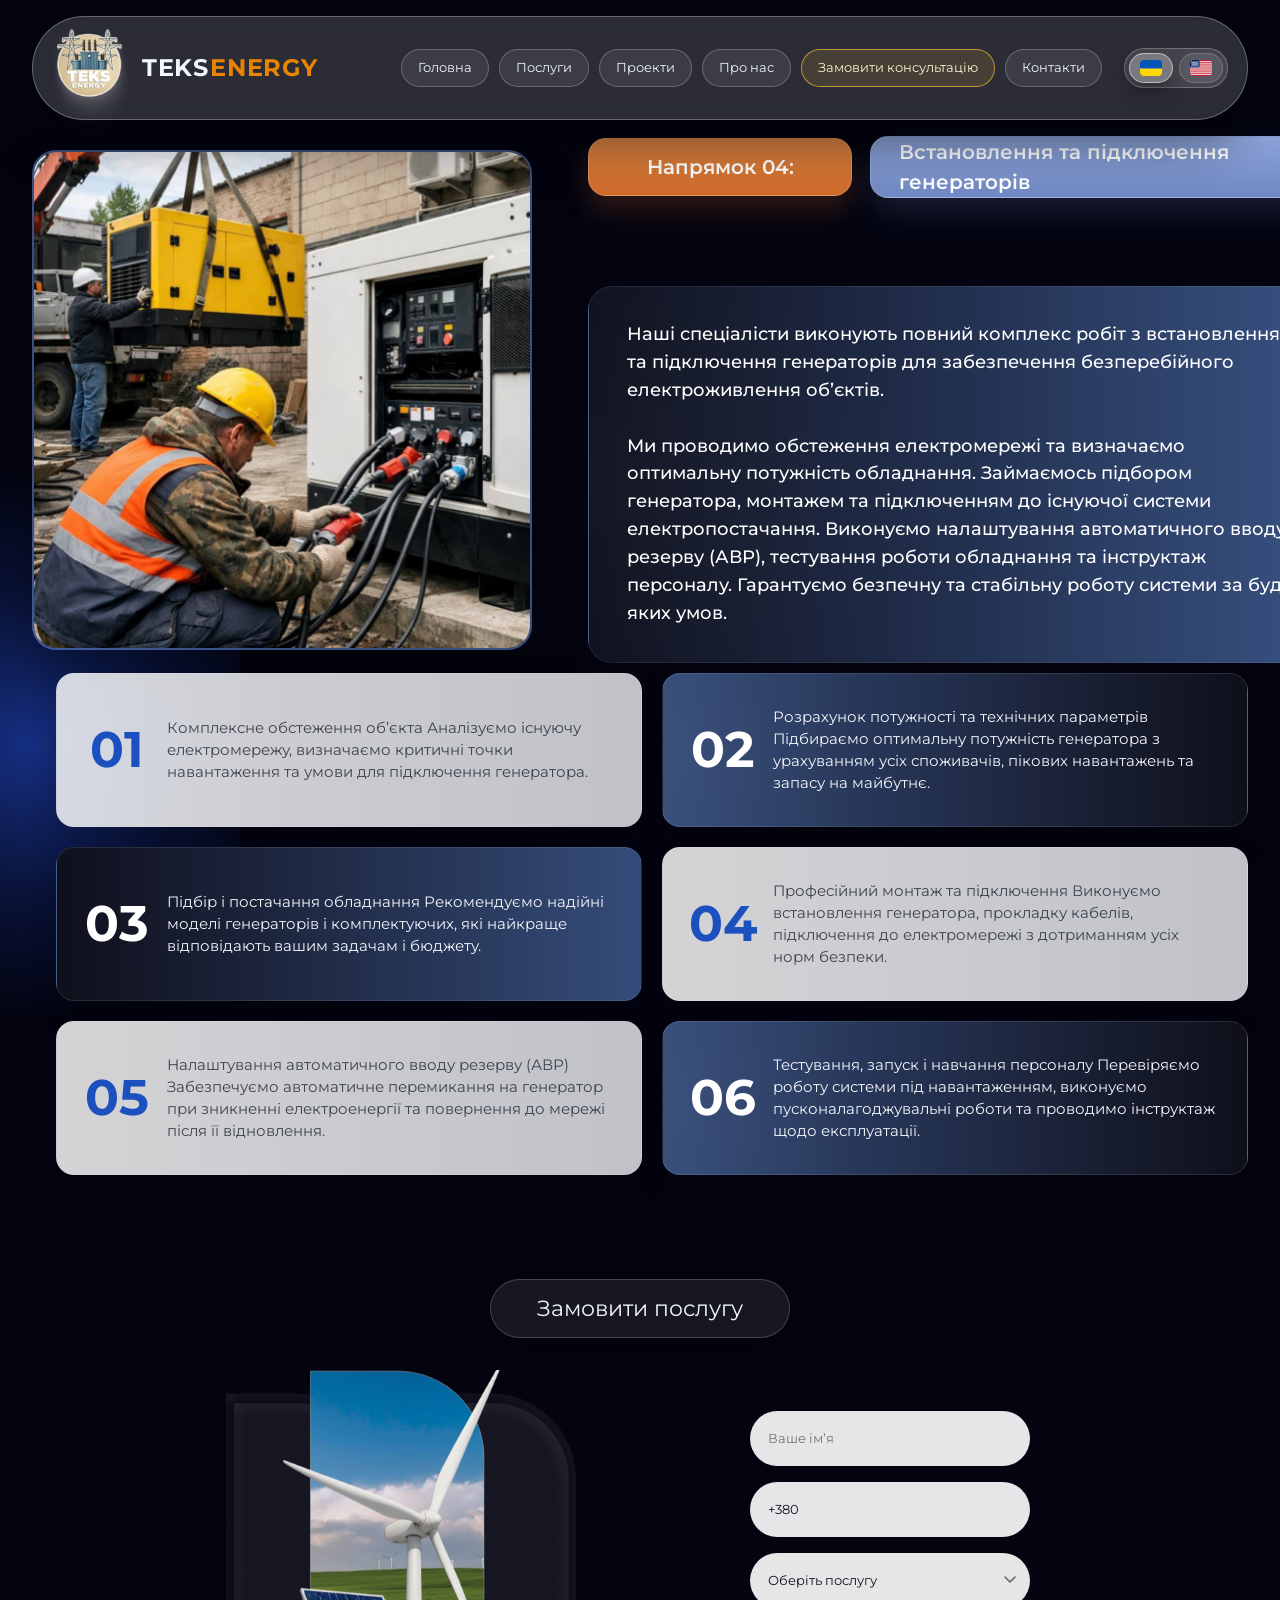
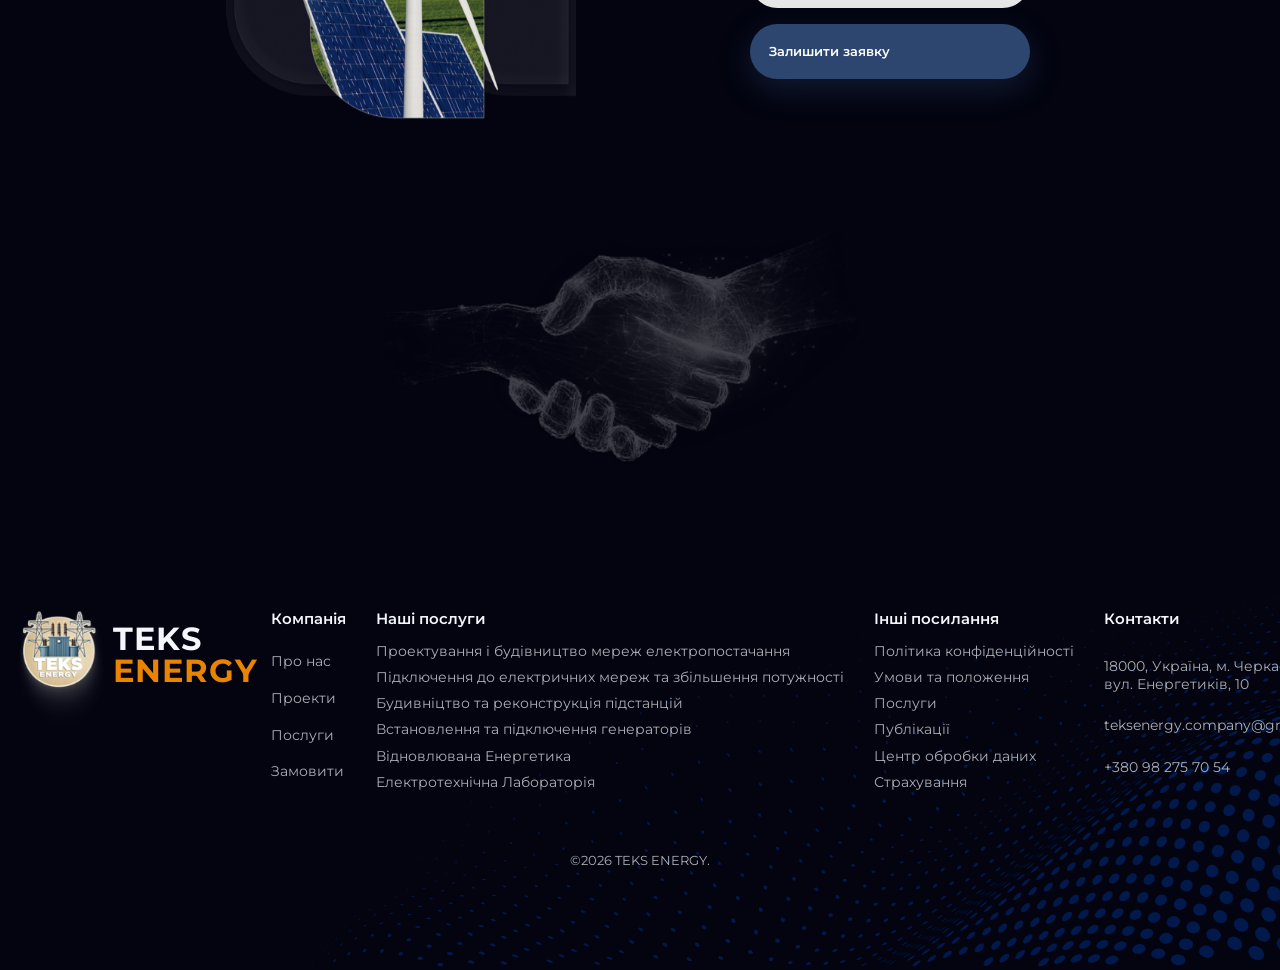
<file: content_site/service-generators.html>
<!doctype html>
<html lang="uk">
<head>
  <meta charset="utf-8" />
  <meta name="viewport" content="width=device-width, initial-scale=1" />
  <title data-i18n="page_title_service_4">TEKS ENERGY — Встановлення та підключення генераторів</title>
  <link rel="preconnect" href="https://fonts.googleapis.com" />
  <link rel="preconnect" href="https://fonts.gstatic.com" crossorigin />
  <link href="https://fonts.googleapis.com/css2?family=Montserrat:wght@300;400;500;600;700;800&display=swap" rel="stylesheet" />
  <link rel="stylesheet" href="styil.css" />
  <script src="from.js" defer></script>
</head>
<body class="project-detail-page">
  <div class="page-glow"></div>

  <header class="site-header">
    <div class="container">
      <div class="header-shell">
        <div class="header-inner">
          <div class="logo">
            <div class="logo-badge">
              <img src="img/logo-clean.png" alt="TEKS ENERGY" />
            </div>
            <div class="logo-text">
              <span class="logo-main">TEKS</span>
              <span class="logo-accent">ENERGY</span>
            </div>
          </div>

          <nav class="nav">
            <a class="nav-pill" href="index.html" data-i18n="nav_home">Головна</a>
            <a class="nav-pill" href="index.html#services" data-i18n="nav_services">Послуги</a>
            <a class="nav-pill" href="projects.html" data-i18n="nav_projects">Проекти</a>
            <a class="nav-pill" href="about.html" data-i18n="nav_about">Про нас</a>
            <a class="nav-pill nav-accent" href="#cta" data-i18n="nav_consult">Замовити консультацію</a>
            <a class="nav-pill" href="contacts.html" data-i18n="nav_contacts">Контакти</a>
          </nav>

          <div class="lang">
            <button class="lang-pill is-active" type="button" data-lang="ua" aria-label="Українська">
              <img src="img/flag-ua.png" alt="Українська" />
            </button>
            <button class="lang-pill" type="button" data-lang="en" aria-label="English">
              <img src="img/flag-us.png" alt="English" />
            </button>
          </div>
        </div>
      </div>
    </div>
  </header>

  <main>
    <section class="project-detail project-detail--generators">
      <div class="container project-detail__container">
        <div class="project-detail__hero">
          <div class="project-detail__visual">
            <div class="project-detail__image-frame">
              <img src="img/service-4.png" alt="Встановлення та підключення генераторів" />
            </div>
          </div>

          <div class="project-detail__content">
            <div class="project-detail__badges">
              <span class="project-detail__badge project-detail__badge--accent" data-i18n="generators_direction_label">Напрямок 04:</span>
              <span class="project-detail__badge project-detail__badge--soft" data-i18n="generators_direction_value">Встановлення та підключення генераторів</span>
            </div>

            <div class="project-detail__description" data-i18n="generators_description">
              Наші спеціалісти виконують повний комплекс робіт з встановлення та підключення генераторів для забезпечення безперебійного електроживлення об’єктів.<br /><br />
              Ми проводимо обстеження електромережі та визначаємо оптимальну потужність обладнання. Займаємось підбором генератора, монтажем та підключенням до існуючої системи електропостачання. Виконуємо налаштування автоматичного вводу резерву (АВР), тестування роботи обладнання та інструктаж персоналу. Гарантуємо безпечну та стабільну роботу системи за будь-яких умов.
            </div>
          </div>
        </div>

        <div class="project-detail__features">
          <article class="detail-feature detail-feature--light">
            <span class="detail-feature__num">01</span>
            <p data-i18n="generators_feature_1">Комплексне обстеження об’єкта Аналізуємо існуючу електромережу, визначаємо критичні точки навантаження та умови для підключення генератора.</p>
          </article>
          <article class="detail-feature detail-feature--dark">
            <span class="detail-feature__num">02</span>
            <p data-i18n="generators_feature_2">Розрахунок потужності та технічних параметрів Підбираємо оптимальну потужність генератора з урахуванням усіх споживачів, пікових навантажень та запасу на майбутнє.</p>
          </article>
          <article class="detail-feature detail-feature--dark-blue">
            <span class="detail-feature__num">03</span>
            <p data-i18n="generators_feature_3">Підбір і постачання обладнання Рекомендуємо надійні моделі генераторів і комплектуючих, які найкраще відповідають вашим задачам і бюджету.</p>
          </article>
          <article class="detail-feature detail-feature--light">
            <span class="detail-feature__num">04</span>
            <p data-i18n="generators_feature_4">Професійний монтаж та підключення Виконуємо встановлення генератора, прокладку кабелів, підключення до електромережі з дотриманням усіх норм безпеки.</p>
          </article>
          <article class="detail-feature detail-feature--light">
            <span class="detail-feature__num">05</span>
            <p data-i18n="generators_feature_5">Налаштування автоматичного вводу резерву (АВР) Забезпечуємо автоматичне перемикання на генератор при зникненні електроенергії та повернення до мережі після її відновлення.</p>
          </article>
          <article class="detail-feature detail-feature--dark">
            <span class="detail-feature__num">06</span>
            <p data-i18n="generators_feature_6">Тестування, запуск і навчання персоналу Перевіряємо роботу системи під навантаженням, виконуємо пусконалагоджувальні роботи та проводимо інструктаж щодо експлуатації.</p>
          </article>
        </div>

      </div>
    </section>

    <section id="cta" class="section cta">
      <div class="container">
        <div class="section-label" data-i18n="section_cta">Замовити послугу</div>
        <div class="cta-grid">
          <div class="cta-visual">
            <div class="cta-image"></div>
            <div class="cta-orb"></div>
          </div>
          <form class="cta-form">
            <label>
              <input type="text" placeholder="Ваше імʼя" data-i18n-placeholder="form_name_placeholder" />
            </label>
            <label>
              <input type="tel" placeholder="+380 00 000 00 00" value="+380 " data-i18n-placeholder="form_phone_placeholder" />
            </label>
            <label>
              <select>
                <option value="" selected disabled data-i18n="form_option_placeholder">Оберіть послугу</option>
                <option data-i18n="form_option_1">Проектування і будівництво мереж електропостачання</option>
                <option data-i18n="form_option_2">Підключення до електричних мереж та збільшення потужності</option>
                <option data-i18n="form_option_3">Будивніцтво та реконструкція підстанцій</option>
                <option data-i18n="form_option_4">Встановлення та підключення генераторів</option>
                <option data-i18n="form_option_5">Відновлювана енергетика</option>
                <option data-i18n="form_option_6">Електротехнічна лабораторія</option>
              </select>
            </label>
            <button class="btn btn-primary" type="submit" data-i18n="form_submit">Залишити заявку</button>
          </form>
        </div>
        <div class="cta-hands">
          <img src="img/hands.png" alt="Рукостискання" />
        </div>
      </div>
    </section>
  </main>

  <footer id="contacts" class="site-footer">
    <div class="container footer-inner">
      <div class="footer-col footer-brand">
        <div class="logo">
          <div class="logo-badge">
            <img src="img/logo-clean.png" alt="TEKS ENERGY" />
          </div>
          <div class="logo-text">
            <span class="logo-main">TEKS</span>
            <span class="logo-accent">ENERGY</span>
          </div>
        </div>
      </div>
      <div class="footer-columns">
        <div class="footer-col">
          <h4 data-i18n="footer_company">Компанія</h4>
          <a href="about.html" data-i18n="nav_about">Про нас</a>
          <a href="projects.html" data-i18n="nav_projects">Проєкти</a>
          <a href="index.html#services" data-i18n="nav_services">Послуги</a>
          <a href="#cta" data-i18n="footer_order">Замовити</a>
        </div>
        <div class="footer-col">
          <h4 data-i18n="footer_services">Наші послуги</h4>
          <a href="#" data-i18n="footer_service_1">Проектування і будівництво мереж електропостачання</a>
          <a href="#" data-i18n="footer_service_2">Підключення до електричних мереж та збільшення потужності</a>
          <a href="#" data-i18n="footer_service_3">Будівництво і рек. підстанцій</a>
          <a href="#" data-i18n="footer_service_4">Водопостач., водовідвед. та меліор.</a>
          <a href="#" data-i18n="footer_service_5">Відновлювана Енергетика</a>
          <a href="#" data-i18n="footer_service_6">Електротехнічна Лабораторія</a>
        </div>
        <div class="footer-col">
          <h4 data-i18n="footer_links">Інші посилання</h4>
          <a href="#" data-i18n="footer_link_1">Політика конфіденційності</a>
          <a href="#" data-i18n="footer_link_2">Умови та положення</a>
          <a href="#" data-i18n="footer_link_3">Послуги</a>
          <a href="#" data-i18n="footer_link_4">Публікації</a>
          <a href="#" data-i18n="footer_link_5">Центр обробки даних</a>
          <a href="#" data-i18n="footer_link_6">Страхування</a>
        </div>
        <div class="footer-col">
          <h4 data-i18n="nav_contacts">Контакти</h4>
          <span data-i18n="footer_address">18000, Україна, м. Черкаси,<br />вул. Енергетиків, 10</span>
          <a href="mailto:teksenergy.company@gmail.com">teksenergy.company@gmail.com</a>
          <a href="tel:+380982757054">+380 98 275 70 54</a>
        </div>
      </div>
    </div>
    <img class="footer-dots" src="img/footer-dots.png" alt="" />
    <div class="footer-copy" data-i18n="footer_copy">©2026 TEKS ENERGY.</div>
  </footer>
</body>
</html>
</file>
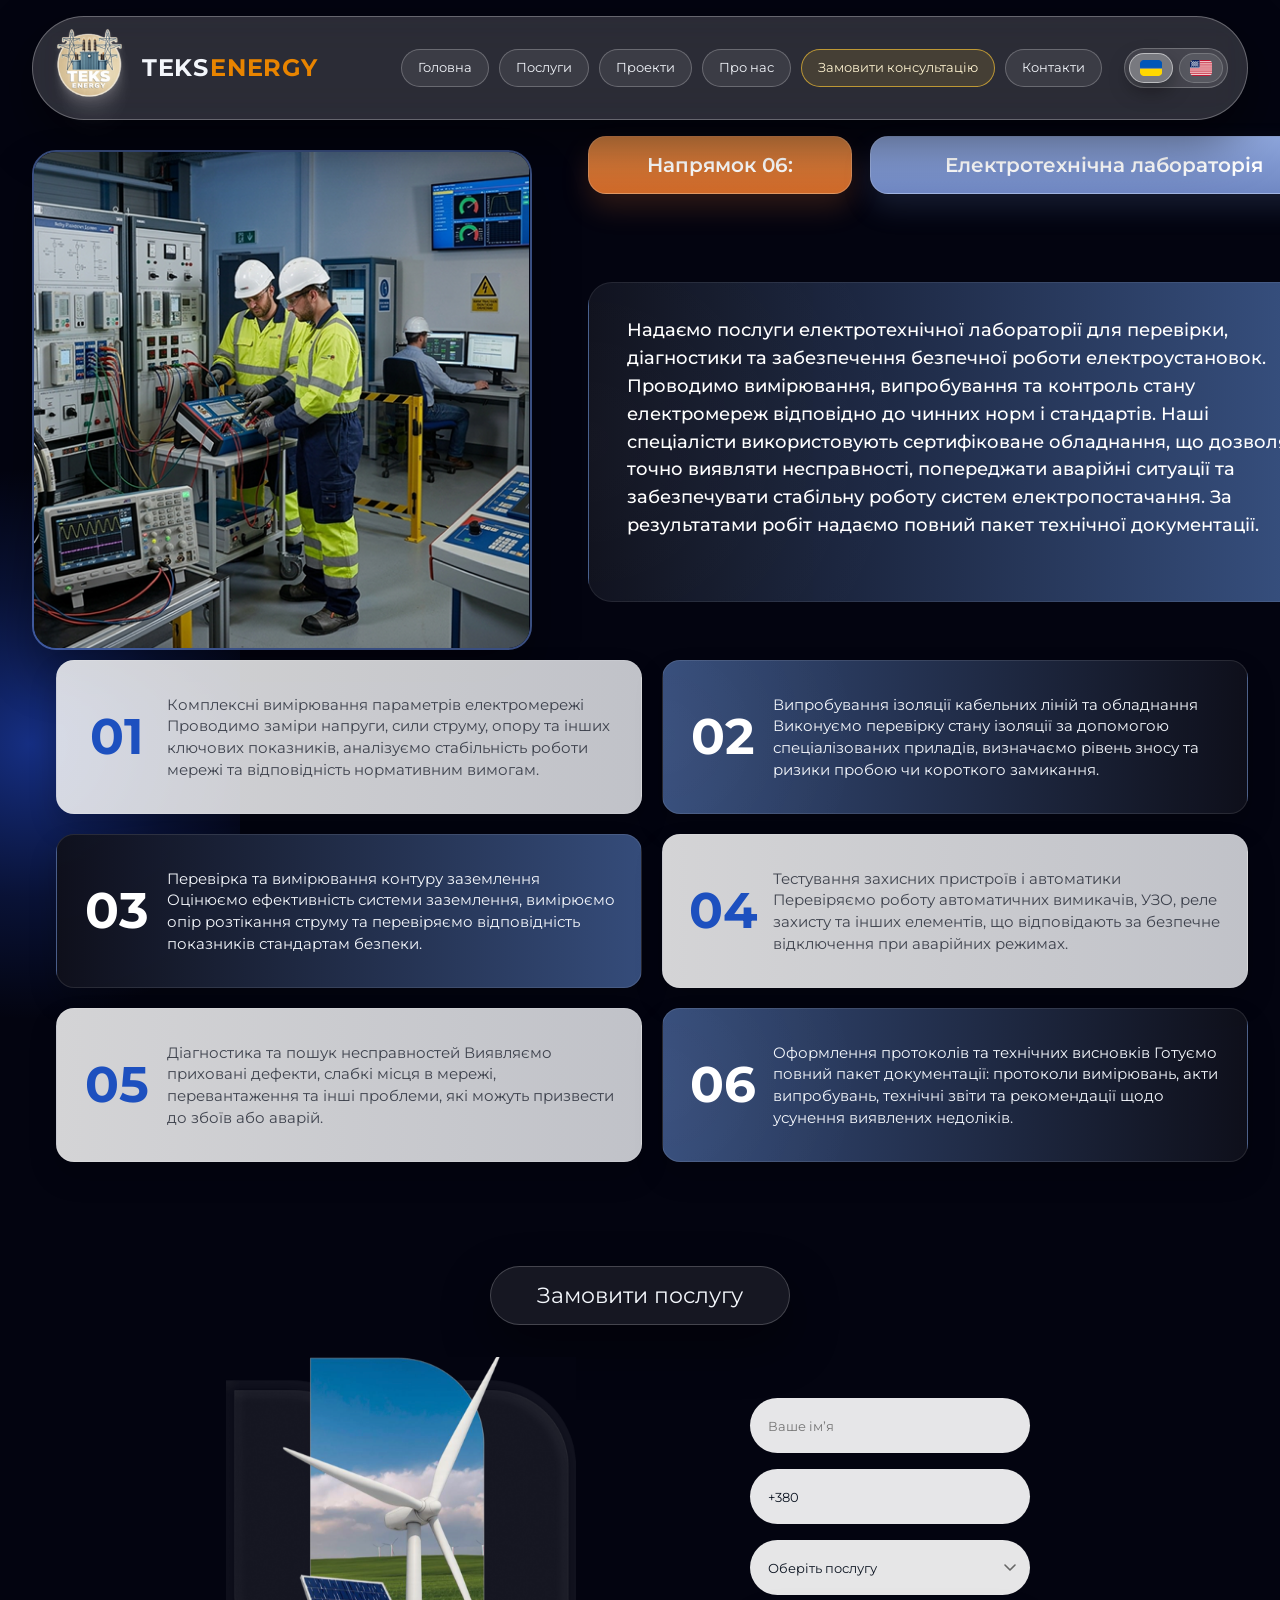
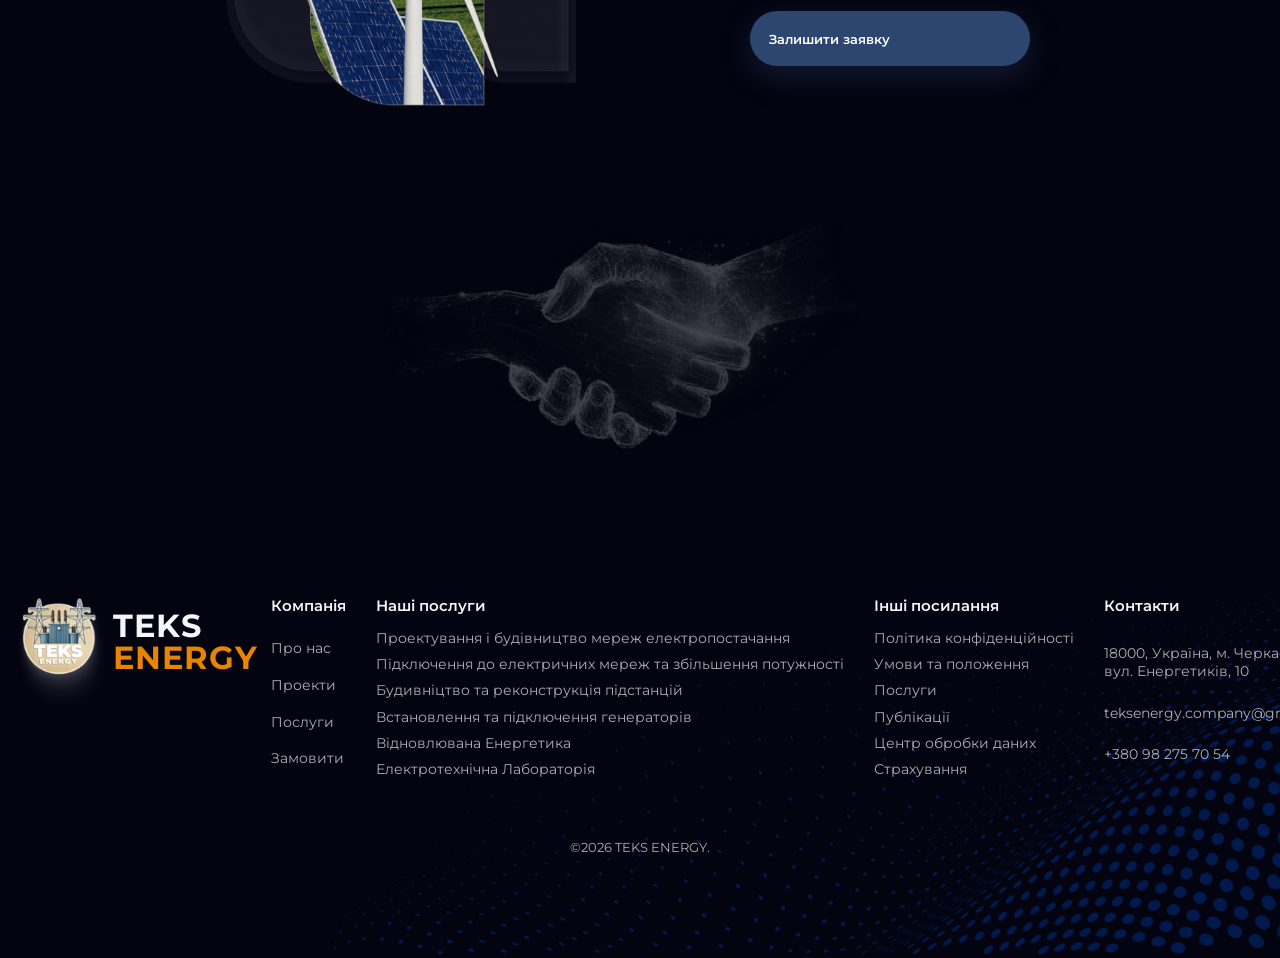
<file: content_site/service-laboratory.html>
<!doctype html>
<html lang="uk">
<head>
  <meta charset="utf-8" />
  <meta name="viewport" content="width=device-width, initial-scale=1" />
  <title data-i18n="page_title_service_6">TEKS ENERGY — Електротехнічна лабораторія</title>
  <link rel="preconnect" href="https://fonts.googleapis.com" />
  <link rel="preconnect" href="https://fonts.gstatic.com" crossorigin />
  <link href="https://fonts.googleapis.com/css2?family=Montserrat:wght@300;400;500;600;700;800&display=swap" rel="stylesheet" />
  <link rel="stylesheet" href="styil.css" />
  <script src="from.js" defer></script>
</head>
<body class="project-detail-page">
  <div class="page-glow"></div>

  <header class="site-header">
    <div class="container">
      <div class="header-shell">
        <div class="header-inner">
          <div class="logo">
            <div class="logo-badge">
              <img src="img/logo-clean.png" alt="TEKS ENERGY" />
            </div>
            <div class="logo-text">
              <span class="logo-main">TEKS</span>
              <span class="logo-accent">ENERGY</span>
            </div>
          </div>

          <nav class="nav">
            <a class="nav-pill" href="index.html" data-i18n="nav_home">Головна</a>
            <a class="nav-pill" href="index.html#services" data-i18n="nav_services">Послуги</a>
            <a class="nav-pill" href="projects.html" data-i18n="nav_projects">Проекти</a>
            <a class="nav-pill" href="about.html" data-i18n="nav_about">Про нас</a>
            <a class="nav-pill nav-accent" href="#cta" data-i18n="nav_consult">Замовити консультацію</a>
            <a class="nav-pill" href="contacts.html" data-i18n="nav_contacts">Контакти</a>
          </nav>

          <div class="lang">
            <button class="lang-pill is-active" type="button" data-lang="ua" aria-label="Українська">
              <img src="img/flag-ua.png" alt="Українська" />
            </button>
            <button class="lang-pill" type="button" data-lang="en" aria-label="English">
              <img src="img/flag-us.png" alt="English" />
            </button>
          </div>
        </div>
      </div>
    </div>
  </header>

  <main>
    <section class="project-detail project-detail--laboratory">
      <div class="container project-detail__container">
        <div class="project-detail__hero">
          <div class="project-detail__visual">
            <div class="project-detail__image-frame">
              <img src="img/service-6.png" alt="Електротехнічна лабораторія" />
            </div>
          </div>

          <div class="project-detail__content">
            <div class="project-detail__badges">
              <span class="project-detail__badge project-detail__badge--accent" data-i18n="laboratory_direction_label">Напрямок 06:</span>
              <span class="project-detail__badge project-detail__badge--soft" data-i18n="laboratory_direction_value">Електротехнічна лабораторія</span>
            </div>

            <div class="project-detail__description" data-i18n="laboratory_description">
              Надаємо послуги електротехнічної лабораторії для перевірки, діагностики та забезпечення безпечної роботи електроустановок. Проводимо вимірювання, випробування та контроль стану електромереж відповідно до чинних норм і стандартів. Наші спеціалісти використовують сертифіковане обладнання, що дозволяє точно виявляти несправності, попереджати аварійні ситуації та забезпечувати стабільну роботу систем електропостачання. За результатами робіт надаємо повний пакет технічної документації.
            </div>
          </div>
        </div>

        <div class="project-detail__features">
          <article class="detail-feature detail-feature--light">
            <span class="detail-feature__num">01</span>
            <p data-i18n="laboratory_feature_1">Комплексні вимірювання параметрів електромережі Проводимо заміри напруги, сили струму, опору та інших ключових показників, аналізуємо стабільність роботи мережі та відповідність нормативним вимогам.</p>
          </article>
          <article class="detail-feature detail-feature--dark">
            <span class="detail-feature__num">02</span>
            <p data-i18n="laboratory_feature_2">Випробування ізоляції кабельних ліній та обладнання Виконуємо перевірку стану ізоляції за допомогою спеціалізованих приладів, визначаємо рівень зносу та ризики пробою чи короткого замикання.</p>
          </article>
          <article class="detail-feature detail-feature--dark-blue">
            <span class="detail-feature__num">03</span>
            <p data-i18n="laboratory_feature_3">Перевірка та вимірювання контуру заземлення Оцінюємо ефективність системи заземлення, вимірюємо опір розтікання струму та перевіряємо відповідність показників стандартам безпеки.</p>
          </article>
          <article class="detail-feature detail-feature--light">
            <span class="detail-feature__num">04</span>
            <p data-i18n="laboratory_feature_4">Тестування захисних пристроїв і автоматики Перевіряємо роботу автоматичних вимикачів, УЗО, реле захисту та інших елементів, що відповідають за безпечне відключення при аварійних режимах.</p>
          </article>
          <article class="detail-feature detail-feature--light">
            <span class="detail-feature__num">05</span>
            <p data-i18n="laboratory_feature_5">Діагностика та пошук несправностей Виявляємо приховані дефекти, слабкі місця в мережі, перевантаження та інші проблеми, які можуть призвести до збоїв або аварій.</p>
          </article>
          <article class="detail-feature detail-feature--dark">
            <span class="detail-feature__num">06</span>
            <p data-i18n="laboratory_feature_6">Оформлення протоколів та технічних висновків Готуємо повний пакет документації: протоколи вимірювань, акти випробувань, технічні звіти та рекомендації щодо усунення виявлених недоліків.</p>
          </article>
        </div>

      </div>
    </section>

    <section id="cta" class="section cta">
      <div class="container">
        <div class="section-label" data-i18n="section_cta">Замовити послугу</div>
        <div class="cta-grid">
          <div class="cta-visual">
            <div class="cta-image"></div>
            <div class="cta-orb"></div>
          </div>
          <form class="cta-form">
            <label>
              <input type="text" placeholder="Ваше імʼя" data-i18n-placeholder="form_name_placeholder" />
            </label>
            <label>
              <input type="tel" placeholder="+380 00 000 00 00" value="+380 " data-i18n-placeholder="form_phone_placeholder" />
            </label>
            <label>
              <select>
                <option value="" selected disabled data-i18n="form_option_placeholder">Оберіть послугу</option>
                <option data-i18n="form_option_1">Проектування і будівництво мереж електропостачання</option>
                <option data-i18n="form_option_2">Підключення до електричних мереж та збільшення потужності</option>
                <option data-i18n="form_option_3">Будивніцтво та реконструкція підстанцій</option>
                <option data-i18n="form_option_4">Встановлення та підключення генераторів</option>
                <option data-i18n="form_option_5">Відновлювана енергетика</option>
                <option data-i18n="form_option_6">Електротехнічна лабораторія</option>
              </select>
            </label>
            <button class="btn btn-primary" type="submit" data-i18n="form_submit">Залишити заявку</button>
          </form>
        </div>
        <div class="cta-hands">
          <img src="img/hands.png" alt="Рукостискання" />
        </div>
      </div>
    </section>
  </main>

  <footer id="contacts" class="site-footer">
    <div class="container footer-inner">
      <div class="footer-col footer-brand">
        <div class="logo">
          <div class="logo-badge">
            <img src="img/logo-clean.png" alt="TEKS ENERGY" />
          </div>
          <div class="logo-text">
            <span class="logo-main">TEKS</span>
            <span class="logo-accent">ENERGY</span>
          </div>
        </div>
      </div>
      <div class="footer-columns">
        <div class="footer-col">
          <h4 data-i18n="footer_company">Компанія</h4>
          <a href="about.html" data-i18n="nav_about">Про нас</a>
          <a href="projects.html" data-i18n="nav_projects">Проєкти</a>
          <a href="index.html#services" data-i18n="nav_services">Послуги</a>
          <a href="#cta" data-i18n="footer_order">Замовити</a>
        </div>
        <div class="footer-col">
          <h4 data-i18n="footer_services">Наші послуги</h4>
          <a href="#" data-i18n="footer_service_1">Проектування і будівництво мереж електропостачання</a>
          <a href="#" data-i18n="footer_service_2">Підключення до електричних мереж та збільшення потужності</a>
          <a href="#" data-i18n="footer_service_3">Будівництво і рек. підстанцій</a>
          <a href="#" data-i18n="footer_service_4">Водопостач., водовідвед. та меліор.</a>
          <a href="#" data-i18n="footer_service_5">Відновлювана Енергетика</a>
          <a href="#" data-i18n="footer_service_6">Електротехнічна Лабораторія</a>
        </div>
        <div class="footer-col">
          <h4 data-i18n="footer_links">Інші посилання</h4>
          <a href="#" data-i18n="footer_link_1">Політика конфіденційності</a>
          <a href="#" data-i18n="footer_link_2">Умови та положення</a>
          <a href="#" data-i18n="footer_link_3">Послуги</a>
          <a href="#" data-i18n="footer_link_4">Публікації</a>
          <a href="#" data-i18n="footer_link_5">Центр обробки даних</a>
          <a href="#" data-i18n="footer_link_6">Страхування</a>
        </div>
        <div class="footer-col">
          <h4 data-i18n="nav_contacts">Контакти</h4>
          <span data-i18n="footer_address">18000, Україна, м. Черкаси,<br />вул. Енергетиків, 10</span>
          <a href="mailto:teksenergy.company@gmail.com">teksenergy.company@gmail.com</a>
          <a href="tel:+380982757054">+380 98 275 70 54</a>
        </div>
      </div>
    </div>
    <img class="footer-dots" src="img/footer-dots.png" alt="" />
    <div class="footer-copy" data-i18n="footer_copy">©2026 TEKS ENERGY.</div>
  </footer>
</body>
</html>
</file>
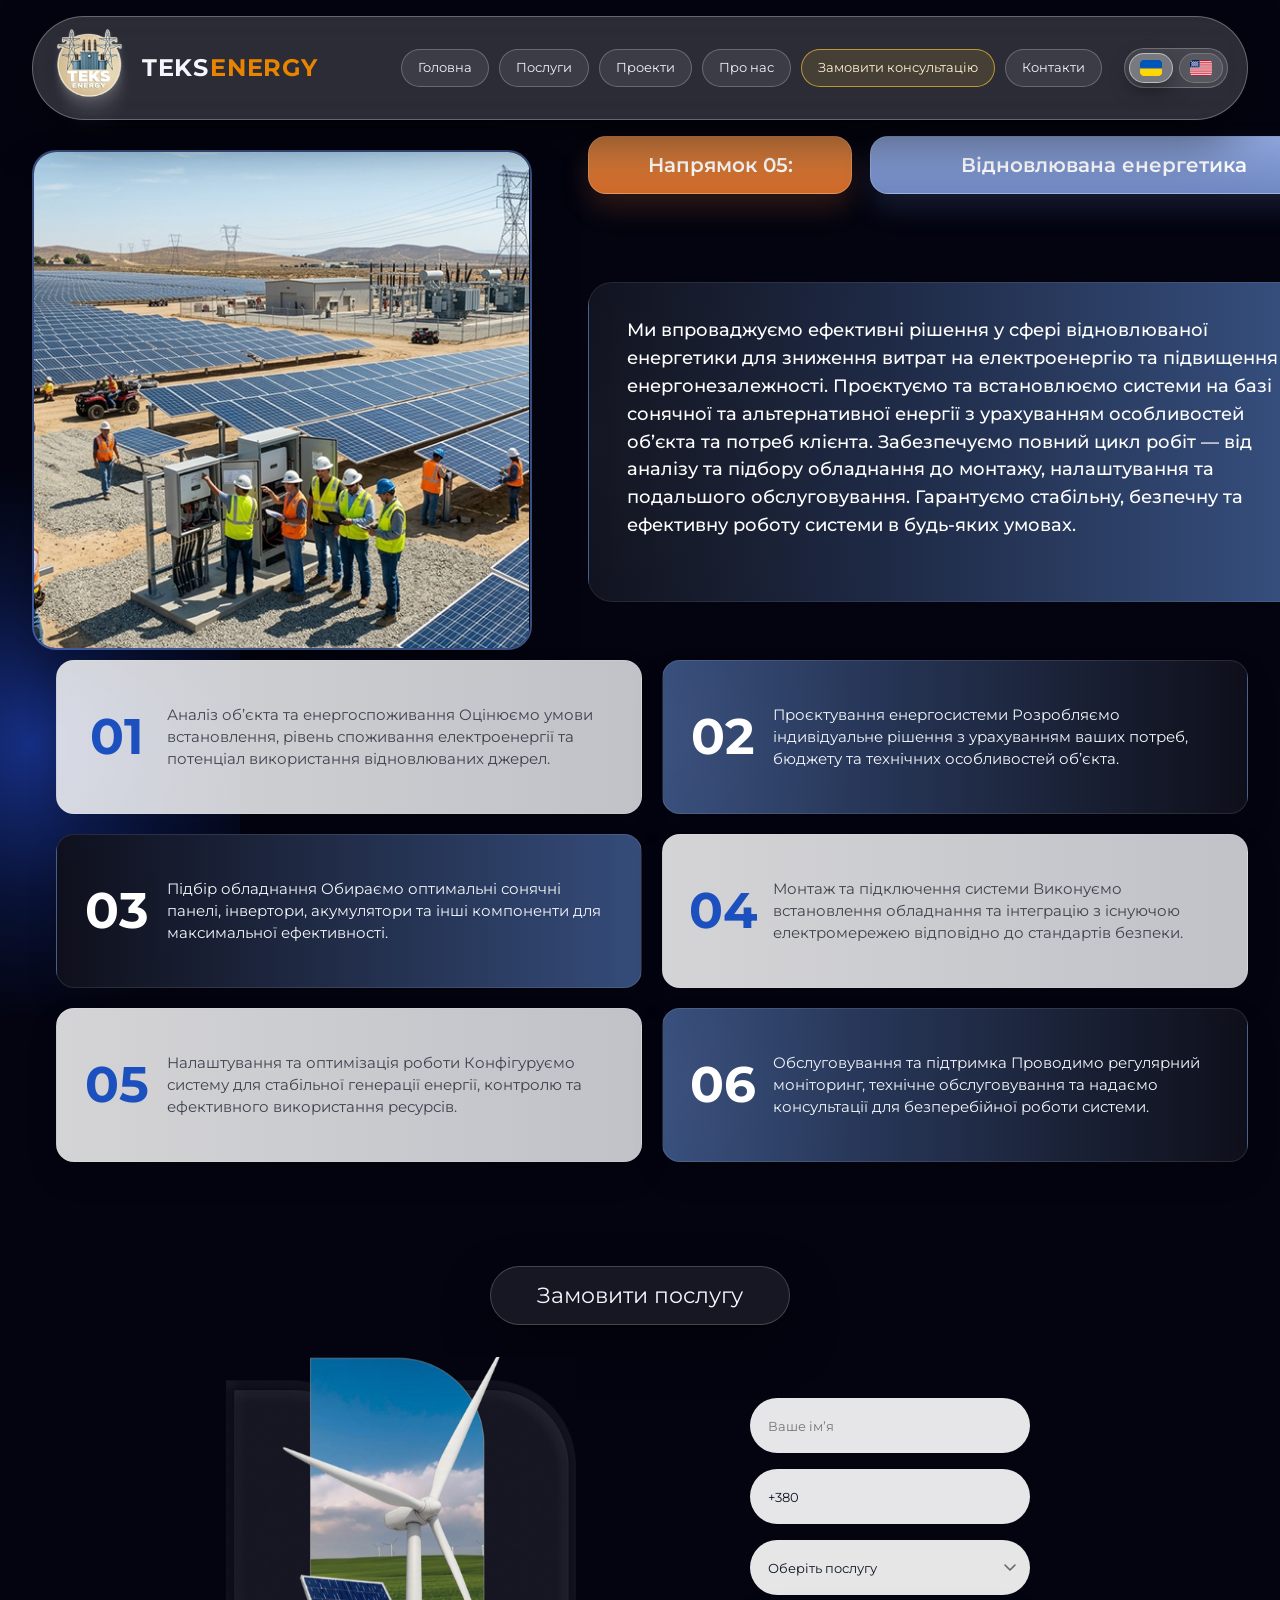
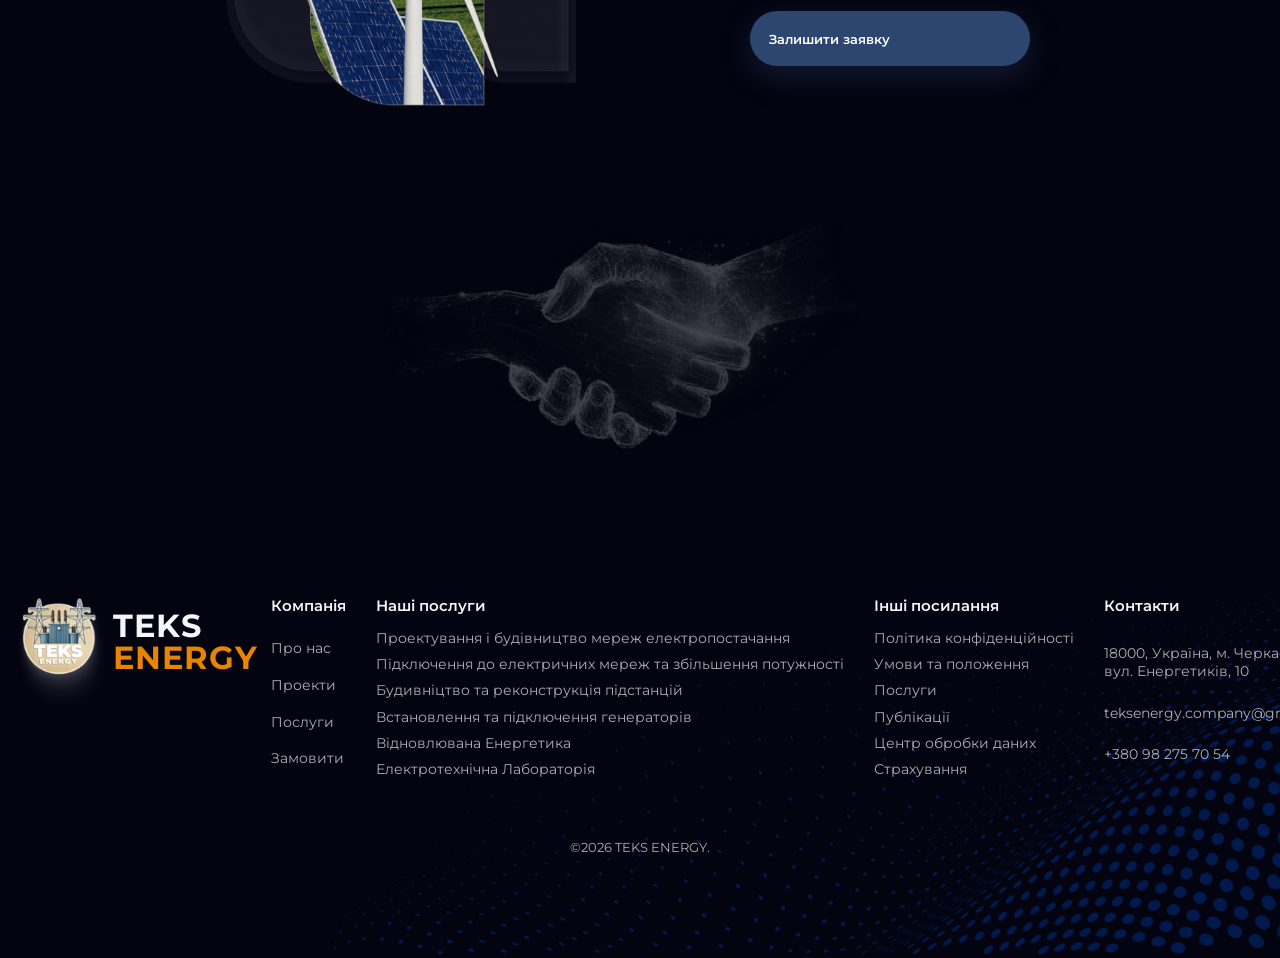
<file: content_site/service-renewable.html>
<!doctype html>
<html lang="uk">
<head>
  <meta charset="utf-8" />
  <meta name="viewport" content="width=device-width, initial-scale=1" />
  <title data-i18n="page_title_service_5">TEKS ENERGY — Відновлювана енергетика</title>
  <link rel="preconnect" href="https://fonts.googleapis.com" />
  <link rel="preconnect" href="https://fonts.gstatic.com" crossorigin />
  <link href="https://fonts.googleapis.com/css2?family=Montserrat:wght@300;400;500;600;700;800&display=swap" rel="stylesheet" />
  <link rel="stylesheet" href="styil.css" />
  <script src="from.js" defer></script>
</head>
<body class="project-detail-page">
  <div class="page-glow"></div>

  <header class="site-header">
    <div class="container">
      <div class="header-shell">
        <div class="header-inner">
          <div class="logo">
            <div class="logo-badge">
              <img src="img/logo-clean.png" alt="TEKS ENERGY" />
            </div>
            <div class="logo-text">
              <span class="logo-main">TEKS</span>
              <span class="logo-accent">ENERGY</span>
            </div>
          </div>

          <nav class="nav">
            <a class="nav-pill" href="index.html" data-i18n="nav_home">Головна</a>
            <a class="nav-pill" href="index.html#services" data-i18n="nav_services">Послуги</a>
            <a class="nav-pill" href="projects.html" data-i18n="nav_projects">Проекти</a>
            <a class="nav-pill" href="about.html" data-i18n="nav_about">Про нас</a>
            <a class="nav-pill nav-accent" href="#cta" data-i18n="nav_consult">Замовити консультацію</a>
            <a class="nav-pill" href="contacts.html" data-i18n="nav_contacts">Контакти</a>
          </nav>

          <div class="lang">
            <button class="lang-pill is-active" type="button" data-lang="ua" aria-label="Українська">
              <img src="img/flag-ua.png" alt="Українська" />
            </button>
            <button class="lang-pill" type="button" data-lang="en" aria-label="English">
              <img src="img/flag-us.png" alt="English" />
            </button>
          </div>
        </div>
      </div>
    </div>
  </header>

  <main>
    <section class="project-detail project-detail--renewable">
      <div class="container project-detail__container">
        <div class="project-detail__hero">
          <div class="project-detail__visual">
            <div class="project-detail__image-frame">
              <img src="img/service-5.png" alt="Відновлювана енергетика" />
            </div>
          </div>

          <div class="project-detail__content">
            <div class="project-detail__badges">
              <span class="project-detail__badge project-detail__badge--accent" data-i18n="renewable_direction_label">Напрямок 05:</span>
              <span class="project-detail__badge project-detail__badge--soft" data-i18n="renewable_direction_value">Відновлювана енергетика</span>
            </div>

            <div class="project-detail__description" data-i18n="renewable_description">
              Ми впроваджуємо ефективні рішення у сфері відновлюваної енергетики для зниження витрат на електроенергію та підвищення енергонезалежності. Проєктуємо та встановлюємо системи на базі сонячної та альтернативної енергії з урахуванням особливостей об’єкта та потреб клієнта. Забезпечуємо повний цикл робіт — від аналізу та підбору обладнання до монтажу, налаштування та подальшого обслуговування. Гарантуємо стабільну, безпечну та ефективну роботу системи в будь-яких умовах.
            </div>
          </div>
        </div>

        <div class="project-detail__features">
          <article class="detail-feature detail-feature--light">
            <span class="detail-feature__num">01</span>
            <p data-i18n="renewable_feature_1">Аналіз об’єкта та енергоспоживання Оцінюємо умови встановлення, рівень споживання електроенергії та потенціал використання відновлюваних джерел.</p>
          </article>
          <article class="detail-feature detail-feature--dark">
            <span class="detail-feature__num">02</span>
            <p data-i18n="renewable_feature_2">Проєктування енергосистеми Розробляємо індивідуальне рішення з урахуванням ваших потреб, бюджету та технічних особливостей об’єкта.</p>
          </article>
          <article class="detail-feature detail-feature--dark-blue">
            <span class="detail-feature__num">03</span>
            <p data-i18n="renewable_feature_3">Підбір обладнання Обираємо оптимальні сонячні панелі, інвертори, акумулятори та інші компоненти для максимальної ефективності.</p>
          </article>
          <article class="detail-feature detail-feature--light">
            <span class="detail-feature__num">04</span>
            <p data-i18n="renewable_feature_4">Монтаж та підключення системи Виконуємо встановлення обладнання та інтеграцію з існуючою електромережею відповідно до стандартів безпеки.</p>
          </article>
          <article class="detail-feature detail-feature--light">
            <span class="detail-feature__num">05</span>
            <p data-i18n="renewable_feature_5">Налаштування та оптимізація роботи Конфігуруємо систему для стабільної генерації енергії, контролю та ефективного використання ресурсів.</p>
          </article>
          <article class="detail-feature detail-feature--dark">
            <span class="detail-feature__num">06</span>
            <p data-i18n="renewable_feature_6">Обслуговування та підтримка Проводимо регулярний моніторинг, технічне обслуговування та надаємо консультації для безперебійної роботи системи.</p>
          </article>
        </div>

      </div>
    </section>

    <section id="cta" class="section cta">
      <div class="container">
        <div class="section-label" data-i18n="section_cta">Замовити послугу</div>
        <div class="cta-grid">
          <div class="cta-visual">
            <div class="cta-image"></div>
            <div class="cta-orb"></div>
          </div>
          <form class="cta-form">
            <label>
              <input type="text" placeholder="Ваше імʼя" data-i18n-placeholder="form_name_placeholder" />
            </label>
            <label>
              <input type="tel" placeholder="+380 00 000 00 00" value="+380 " data-i18n-placeholder="form_phone_placeholder" />
            </label>
            <label>
              <select>
                <option value="" selected disabled data-i18n="form_option_placeholder">Оберіть послугу</option>
                <option data-i18n="form_option_1">Проектування і будівництво мереж електропостачання</option>
                <option data-i18n="form_option_2">Підключення до електричних мереж та збільшення потужності</option>
                <option data-i18n="form_option_3">Будивніцтво та реконструкція підстанцій</option>
                <option data-i18n="form_option_4">Встановлення та підключення генераторів</option>
                <option data-i18n="form_option_5">Відновлювана енергетика</option>
                <option data-i18n="form_option_6">Електротехнічна лабораторія</option>
              </select>
            </label>
            <button class="btn btn-primary" type="submit" data-i18n="form_submit">Залишити заявку</button>
          </form>
        </div>
        <div class="cta-hands">
          <img src="img/hands.png" alt="Рукостискання" />
        </div>
      </div>
    </section>
  </main>

  <footer id="contacts" class="site-footer">
    <div class="container footer-inner">
      <div class="footer-col footer-brand">
        <div class="logo">
          <div class="logo-badge">
            <img src="img/logo-clean.png" alt="TEKS ENERGY" />
          </div>
          <div class="logo-text">
            <span class="logo-main">TEKS</span>
            <span class="logo-accent">ENERGY</span>
          </div>
        </div>
      </div>
      <div class="footer-columns">
        <div class="footer-col">
          <h4 data-i18n="footer_company">Компанія</h4>
          <a href="about.html" data-i18n="nav_about">Про нас</a>
          <a href="projects.html" data-i18n="nav_projects">Проєкти</a>
          <a href="index.html#services" data-i18n="nav_services">Послуги</a>
          <a href="#cta" data-i18n="footer_order">Замовити</a>
        </div>
        <div class="footer-col">
          <h4 data-i18n="footer_services">Наші послуги</h4>
          <a href="#" data-i18n="footer_service_1">Проектування і будівництво мереж електропостачання</a>
          <a href="#" data-i18n="footer_service_2">Підключення до електричних мереж та збільшення потужності</a>
          <a href="#" data-i18n="footer_service_3">Будівництво і рек. підстанцій</a>
          <a href="#" data-i18n="footer_service_4">Водопостач., водовідвед. та меліор.</a>
          <a href="#" data-i18n="footer_service_5">Відновлювана Енергетика</a>
          <a href="#" data-i18n="footer_service_6">Електротехнічна Лабораторія</a>
        </div>
        <div class="footer-col">
          <h4 data-i18n="footer_links">Інші посилання</h4>
          <a href="#" data-i18n="footer_link_1">Політика конфіденційності</a>
          <a href="#" data-i18n="footer_link_2">Умови та положення</a>
          <a href="#" data-i18n="footer_link_3">Послуги</a>
          <a href="#" data-i18n="footer_link_4">Публікації</a>
          <a href="#" data-i18n="footer_link_5">Центр обробки даних</a>
          <a href="#" data-i18n="footer_link_6">Страхування</a>
        </div>
        <div class="footer-col">
          <h4 data-i18n="nav_contacts">Контакти</h4>
          <span data-i18n="footer_address">18000, Україна, м. Черкаси,<br />вул. Енергетиків, 10</span>
          <a href="mailto:teksenergy.company@gmail.com">teksenergy.company@gmail.com</a>
          <a href="tel:+380982757054">+380 98 275 70 54</a>
        </div>
      </div>
    </div>
    <img class="footer-dots" src="img/footer-dots.png" alt="" />
    <div class="footer-copy" data-i18n="footer_copy">©2026 TEKS ENERGY.</div>
  </footer>
</body>
</html>
</file>
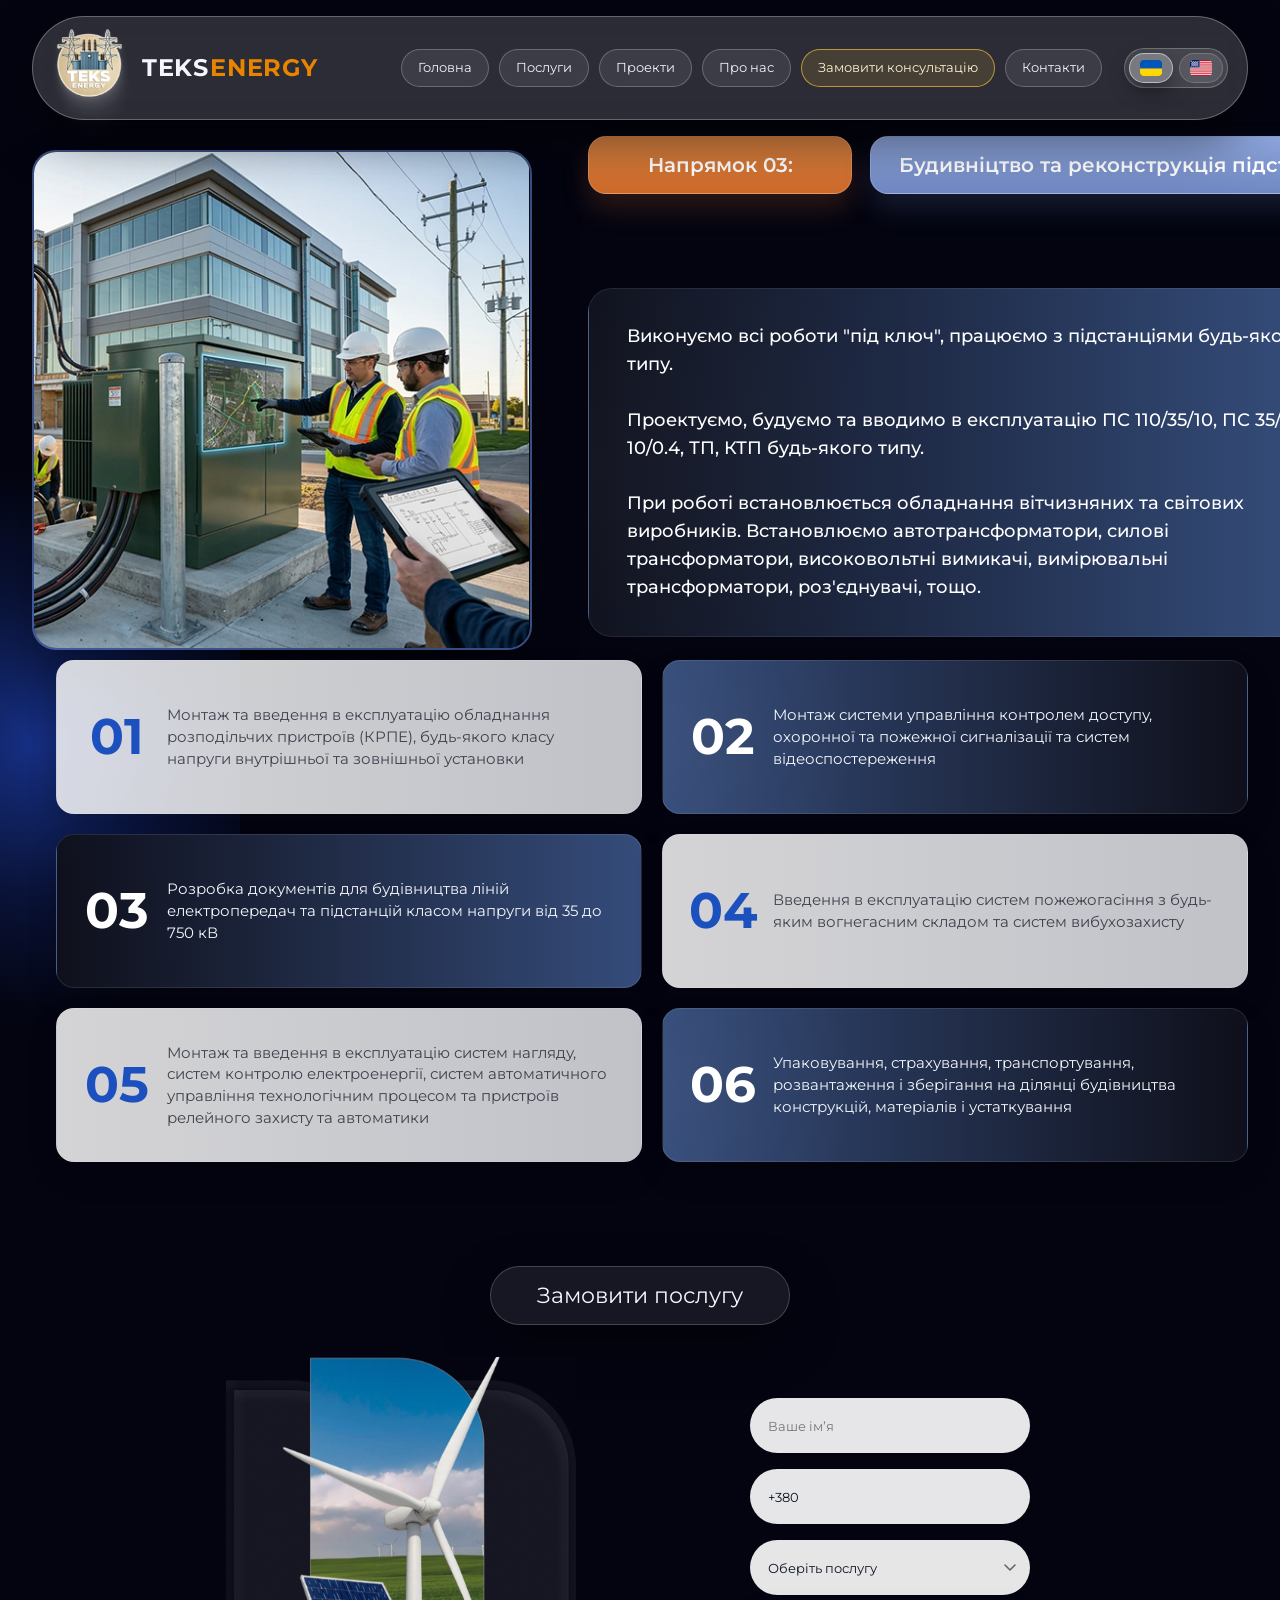
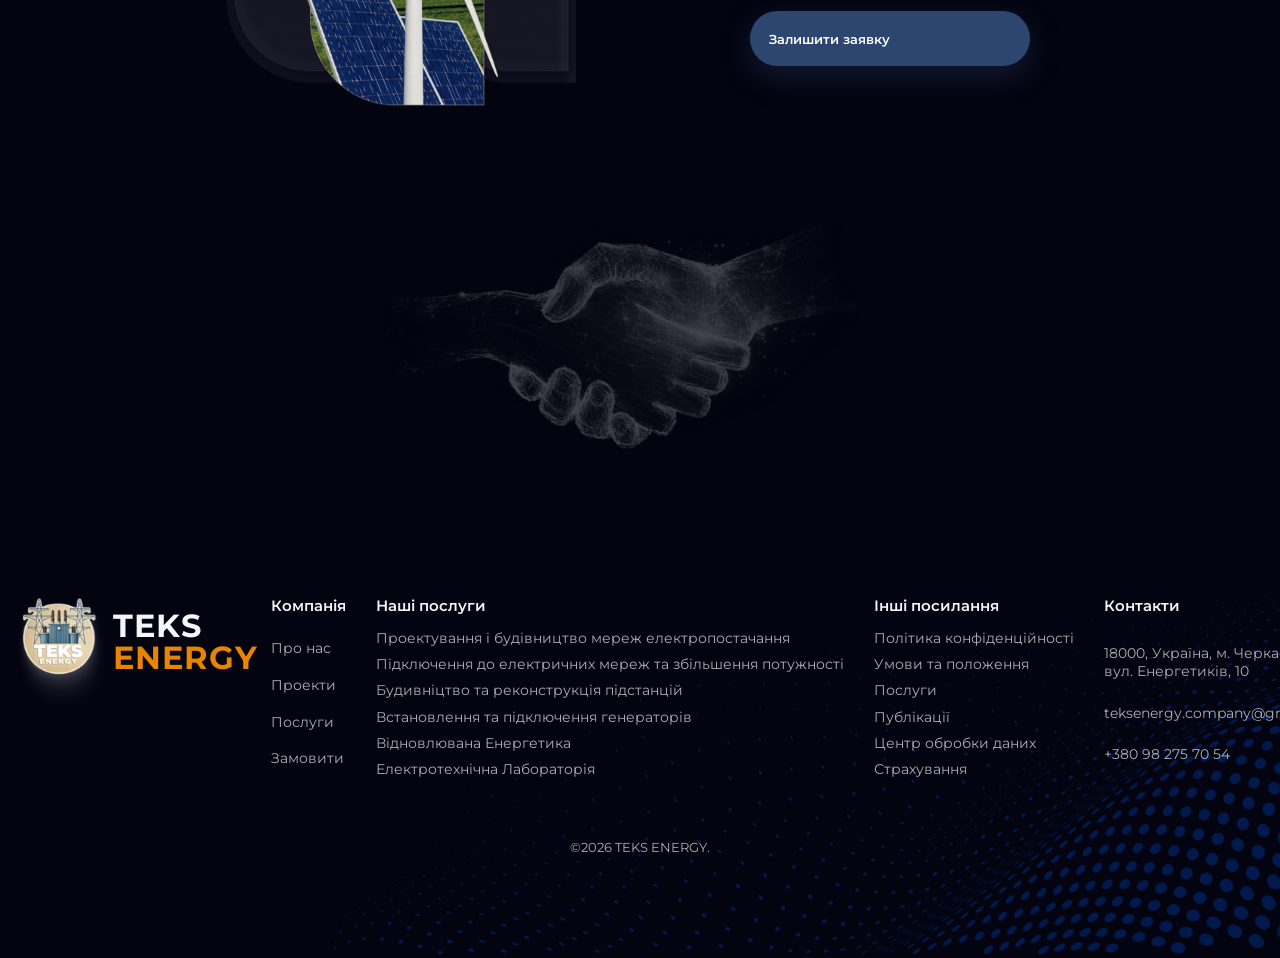
<file: content_site/service-substations.html>
<!doctype html>
<html lang="uk">
<head>
  <meta charset="utf-8" />
  <meta name="viewport" content="width=device-width, initial-scale=1" />
  <title data-i18n="page_title_service_3">TEKS ENERGY — Будивніцтво та реконструкція підстанцій</title>
  <link rel="preconnect" href="https://fonts.googleapis.com" />
  <link rel="preconnect" href="https://fonts.gstatic.com" crossorigin />
  <link href="https://fonts.googleapis.com/css2?family=Montserrat:wght@300;400;500;600;700;800&display=swap" rel="stylesheet" />
  <link rel="stylesheet" href="styil.css" />
  <script src="from.js" defer></script>
</head>
<body class="project-detail-page">
  <div class="page-glow"></div>

  <header class="site-header">
    <div class="container">
      <div class="header-shell">
        <div class="header-inner">
          <div class="logo">
            <div class="logo-badge">
              <img src="img/logo-clean.png" alt="TEKS ENERGY" />
            </div>
            <div class="logo-text">
              <span class="logo-main">TEKS</span>
              <span class="logo-accent">ENERGY</span>
            </div>
          </div>

          <nav class="nav">
            <a class="nav-pill" href="index.html" data-i18n="nav_home">Головна</a>
            <a class="nav-pill" href="index.html#services" data-i18n="nav_services">Послуги</a>
            <a class="nav-pill" href="projects.html" data-i18n="nav_projects">Проекти</a>
            <a class="nav-pill" href="about.html" data-i18n="nav_about">Про нас</a>
            <a class="nav-pill nav-accent" href="#cta" data-i18n="nav_consult">Замовити консультацію</a>
            <a class="nav-pill" href="contacts.html" data-i18n="nav_contacts">Контакти</a>
          </nav>

          <div class="lang">
            <button class="lang-pill is-active" type="button" data-lang="ua" aria-label="Українська">
              <img src="img/flag-ua.png" alt="Українська" />
            </button>
            <button class="lang-pill" type="button" data-lang="en" aria-label="English">
              <img src="img/flag-us.png" alt="English" />
            </button>
          </div>
        </div>
      </div>
    </div>
  </header>

  <main>
    <section class="project-detail project-detail--substations">
      <div class="container project-detail__container">
        <div class="project-detail__hero">
          <div class="project-detail__visual">
            <div class="project-detail__image-frame">
              <img src="img/service-3.png" alt="Будівництво та реконструкція підстанцій" />
            </div>
          </div>

          <div class="project-detail__content">
            <div class="project-detail__badges">
              <span class="project-detail__badge project-detail__badge--accent" data-i18n="substations_direction_label">Напрямок 03:</span>
              <span class="project-detail__badge project-detail__badge--soft" data-i18n="substations_direction_value">Будивніцтво та реконструкція підстанцій</span>
            </div>

            <div class="project-detail__description" data-i18n="substations_description">
              Виконуємо всі роботи "під ключ", працюємо з підстанціями будь-якого типу.<br /><br />
              Проектуємо, будуємо та вводимо в експлуатацію ПС 110/35/10, ПС 35/10, ПС 10/0.4, ТП, КТП будь-якого типу.<br /><br />
              При роботі встановлюється обладнання вітчизняних та світових виробників. Встановлюємо автотрансформатори, силові трансформатори, високовольтні вимикачі, вимірювальні трансформатори, роз'єднувачі, тощо.
            </div>
          </div>
        </div>

        <div class="project-detail__features">
          <article class="detail-feature detail-feature--light">
            <span class="detail-feature__num">01</span>
            <p data-i18n="substations_feature_1">Монтаж та введення в експлуатацію обладнання розподільчих пристроїв (КРПЕ), будь-якого класу напруги внутрішньої та зовнішньої установки</p>
          </article>
          <article class="detail-feature detail-feature--dark">
            <span class="detail-feature__num">02</span>
            <p data-i18n="substations_feature_2">Монтаж системи управління контролем доступу, охоронної та пожежної сигналізації та систем відеоспостереження</p>
          </article>
          <article class="detail-feature detail-feature--dark-blue">
            <span class="detail-feature__num">03</span>
            <p data-i18n="substations_feature_3">Розробка документів для будівництва ліній електропередач та підстанцій класом напруги від 35 до 750 кВ</p>
          </article>
          <article class="detail-feature detail-feature--light">
            <span class="detail-feature__num">04</span>
            <p data-i18n="substations_feature_4">Введення в експлуатацію систем пожежогасіння з будь-яким вогнегасним складом та систем вибухозахисту</p>
          </article>
          <article class="detail-feature detail-feature--light">
            <span class="detail-feature__num">05</span>
            <p data-i18n="substations_feature_5">Монтаж та введення в експлуатацію систем нагляду, систем контролю електроенергії, систем автоматичного управління технологічним процесом та пристроїв релейного захисту та автоматики</p>
          </article>
          <article class="detail-feature detail-feature--dark">
            <span class="detail-feature__num">06</span>
            <p data-i18n="substations_feature_6">Упаковування, страхування, транспортування, розвантаження і зберігання на ділянці будівництва конструкцій, матеріалів і устаткування</p>
          </article>
        </div>

      </div>
    </section>

    <section id="cta" class="section cta">
      <div class="container">
        <div class="section-label" data-i18n="section_cta">Замовити послугу</div>
        <div class="cta-grid">
          <div class="cta-visual">
            <div class="cta-image"></div>
            <div class="cta-orb"></div>
          </div>
          <form class="cta-form">
            <label>
              <input type="text" placeholder="Ваше імʼя" data-i18n-placeholder="form_name_placeholder" />
            </label>
            <label>
              <input type="tel" placeholder="+380 00 000 00 00" value="+380 " data-i18n-placeholder="form_phone_placeholder" />
            </label>
            <label>
              <select>
                <option value="" selected disabled data-i18n="form_option_placeholder">Оберіть послугу</option>
                <option data-i18n="form_option_1">Проектування і будівництво мереж електропостачання</option>
                <option data-i18n="form_option_2">Підключення до електричних мереж та збільшення потужності</option>
                <option data-i18n="form_option_3">Будивніцтво та реконструкція підстанцій</option>
                <option data-i18n="form_option_4">Встановлення та підключення генераторів</option>
                <option data-i18n="form_option_5">Відновлювана енергетика</option>
                <option data-i18n="form_option_6">Електротехнічна лабораторія</option>
              </select>
            </label>
            <button class="btn btn-primary" type="submit" data-i18n="form_submit">Залишити заявку</button>
          </form>
        </div>
        <div class="cta-hands">
          <img src="img/hands.png" alt="Рукостискання" />
        </div>
      </div>
    </section>
  </main>

  <footer id="contacts" class="site-footer">
    <div class="container footer-inner">
      <div class="footer-col footer-brand">
        <div class="logo">
          <div class="logo-badge">
            <img src="img/logo-clean.png" alt="TEKS ENERGY" />
          </div>
          <div class="logo-text">
            <span class="logo-main">TEKS</span>
            <span class="logo-accent">ENERGY</span>
          </div>
        </div>
      </div>
      <div class="footer-columns">
        <div class="footer-col">
          <h4 data-i18n="footer_company">Компанія</h4>
          <a href="about.html" data-i18n="nav_about">Про нас</a>
          <a href="projects.html" data-i18n="nav_projects">Проєкти</a>
          <a href="index.html#services" data-i18n="nav_services">Послуги</a>
          <a href="#cta" data-i18n="footer_order">Замовити</a>
        </div>
        <div class="footer-col">
          <h4 data-i18n="footer_services">Наші послуги</h4>
          <a href="#" data-i18n="footer_service_1">Проектування і будівництво мереж електропостачання</a>
          <a href="#" data-i18n="footer_service_2">Підключення до електричних мереж та збільшення потужності</a>
          <a href="#" data-i18n="footer_service_3">Будивніцтво та реконструкція підстанцій</a>
          <a href="#" data-i18n="footer_service_4">Водопостач., водовідвед. та меліор.</a>
          <a href="#" data-i18n="footer_service_5">Відновлювана Енергетика</a>
          <a href="#" data-i18n="footer_service_6">Електротехнічна Лабораторія</a>
        </div>
        <div class="footer-col">
          <h4 data-i18n="footer_links">Інші посилання</h4>
          <a href="#" data-i18n="footer_link_1">Політика конфіденційності</a>
          <a href="#" data-i18n="footer_link_2">Умови та положення</a>
          <a href="#" data-i18n="footer_link_3">Послуги</a>
          <a href="#" data-i18n="footer_link_4">Публікації</a>
          <a href="#" data-i18n="footer_link_5">Центр обробки даних</a>
          <a href="#" data-i18n="footer_link_6">Страхування</a>
        </div>
        <div class="footer-col">
          <h4 data-i18n="nav_contacts">Контакти</h4>
          <span data-i18n="footer_address">18000, Україна, м. Черкаси,<br />вул. Енергетиків, 10</span>
          <a href="mailto:teksenergy.company@gmail.com">teksenergy.company@gmail.com</a>
          <a href="tel:+380982757054">+380 98 275 70 54</a>
        </div>
      </div>
    </div>
    <img class="footer-dots" src="img/footer-dots.png" alt="" />
    <div class="footer-copy" data-i18n="footer_copy">©2026 TEKS ENERGY.</div>
  </footer>
</body>
</html>
</file>
<file: admin_panel/style.css>
* {
    margin: 0;
    padding: 0;
    box-sizing: border-box;
    font-family: Arial, sans-serif;
}

body {
    background: #121212;
    color: #f1f1f1;
}

.container {
    max-width: 1100px;
    margin: 40px auto;
    padding: 20px;
    background: #1e1e1e;
    border-radius: 12px;
    box-shadow: 0 0 20px rgba(0,0,0,0.5);
}

h1, h2, h3 {
    margin-bottom: 15px;
}

input, textarea {
    width: 100%;
    padding: 10px;
    margin-top: 8px;
    border-radius: 8px;
    border: 1px solid #333;
    background: #222;
    color: white;
    outline: none;
    transition: 0.2s;
}

input:focus, textarea:focus {
    border-color: #4caf50;
}

textarea {
    min-height: 120px;
    resize: vertical;
}

button {
    margin-top: 10px;
    padding: 10px 15px;
    border: none;
    border-radius: 8px;
    background: #4caf50;
    color: white;
    cursor: pointer;
    transition: 0.2s;
}

button:hover {
    background: #45a049;
}

.btn-delete {
    background: #e53935;
}

.btn-delete:hover {
    background: #c62828;
}

.admin-grid {
    display: grid;
    grid-template-columns: 1fr 1fr;
    gap: 20px;
}

.form-group {
    margin-bottom: 15px;
}

hr {
    margin: 25px 0;
    border: 1px solid #333;
}

#admins-list {
    list-style: none;
}

#admins-list li {
    padding: 8px;
    background: #2a2a2a;
    border-radius: 6px;
    margin-bottom: 5px;
}

.search-box input {
    background: #1f1f1f;
}

#edit-content-list {
    margin-top: 15px;
}

.project-card {
    background: #262626;
    padding: 15px;
    border-radius: 10px;
    margin-bottom: 15px;
    transition: 0.2s;
}

.project-card:hover {
    background: #2f2f2f;
}

.table-container {
    overflow-x: auto;
}

table {
    width: 100%;
    border-collapse: collapse;
    margin-top: 15px;
}

thead {
    background: #2a2a2a;
}

th, td {
    padding: 10px;
    text-align: left;
    border-bottom: 1px solid #333;
}

tr:hover {
    background: #2a2a2a;
}

#login-section {
    max-width: 400px;
    margin: 0 auto;
    text-align: center;
}

#login-section input {
    margin-bottom: 10px;
}

#toast-container {
    position: fixed;
    top: 20px;
    right: 20px;
    z-index: 999;
}

.toast {
    background: #333;
    color: white;
    padding: 10px 15px;
    border-radius: 8px;
    margin-bottom: 10px;
    opacity: 0.95;
}

@media (max-width: 768px) {
    .admin-grid {
        grid-template-columns: 1fr;
    }
}

.preview-item {
    width: 100px;
    height: 100px;
}
</file>
<file: content_site/styil.css>
:root {
  color-scheme: dark;
  --bg: #030410;
  --bg-soft: #030410;
  --bg-card: rgba(180, 186, 198, 0.14);
  --bg-card-strong: rgba(180, 186, 198, 0.2);
  --stroke: rgba(255, 255, 255, 0.18);
  --text: #f3f6fb;
  --muted: rgba(243, 246, 251, 0.7);
  --accent: #e88400;
  --accent-2: #67c3ff;
  --shadow: 0 20px 50px rgba(0, 0, 0, 0.45);
  --radius-xl: 28px;
  --radius-lg: 20px;
  --radius-md: 14px;
  --radius-sm: 10px;
}

* {
  box-sizing: border-box;
  margin: 0;
  padding: 0;
}

body {
  font-family: "Montserrat", system-ui, -apple-system, sans-serif;
  background: #030410;
  color: var(--text);
  line-height: 1.5;
  min-height: 100vh;
  overflow-x: hidden;
}

img {
  max-width: 100%;
  display: block;
}

a {
  color: inherit;
  text-decoration: none;
}

button,
input,
select {
  font-family: inherit;
}

.page-glow {
  display: none;
}

.container {
  width: min(1200px, 92vw);
  margin: 0 auto;
  position: relative;
  z-index: 1;
}

.site-header {
  position: sticky;
  top: 16px;
  left: 0;
  right: 0;
  z-index: 5;
  background: transparent;
}

.site-header .container {
  width: min(1280px, 95vw);
}

.header-shell {
  border-radius: 999px;
  padding: 3px;
  border: 1px solid rgba(255, 255, 255, 0.28);
  background: rgba(255, 255, 255, 0.16);
  box-shadow: 0 20px 50px rgba(0, 0, 0, 0.5);
  backdrop-filter: blur(18px);
  position: relative;
}

.header-inner {
  display: flex;
  align-items: center;
  gap: 14px;
  padding: 8px 16px;
  border-radius: 999px;
  background: transparent;
  border: none;
  position: relative;
  z-index: 1;
}

.logo {
  display: flex;
  align-items: center;
  gap: 10px;
}

.logo-badge {
  width: 56px;
  height: 56px;
  border-radius: 12px;
  background: transparent;
  border: none;
  display: grid;
  place-items: center;
}

.logo-badge img {
  width: 100%;
  height: 100%;
  object-fit: contain;
  display: block;
}

.logo-text {
  display: flex;
  flex-direction: column;
  letter-spacing: 1px;
  font-weight: 700;
  text-transform: uppercase;
}

.logo-main {
  color: var(--text);
  font-size: 18px;
}

.logo-accent {
  color: var(--accent);
  font-size: 13px;
}

.brand-orange {
  color: #e88400;
}

.nav {
  display: flex;
  flex: 1;
  flex-wrap: nowrap;
  gap: 10px;
  justify-content: flex-end;
  padding: 0 8px;
}

.nav-pill {
  padding: 8px 16px;
  border-radius: 999px;
  border: 1px solid rgba(255, 255, 255, 0.24);
  background: rgba(255, 255, 255, 0.08);
  font-size: 13px;
  transition: all 0.2s ease;
  white-space: nowrap;
  min-height: 30px;
  display: inline-flex;
  align-items: center;
  justify-content: center;
}

.nav-pill:hover {
  background: rgba(255, 255, 255, 0.16);
  transform: scale(1.05);
}

.nav-accent {
  border-color: rgba(255, 200, 55, 0.65);
  background: rgba(255, 200, 55, 0.12);
  color: #fff3d1;
}

.nav-toggle {
  display: none;
  width: 42px;
  height: 38px;
  border-radius: 999px;
  border: 1px solid rgba(255, 255, 255, 0.24);
  background: rgba(255, 255, 255, 0.1);
  color: #ffffff;
  cursor: pointer;
  place-items: center;
  transition: transform 0.2s ease, background 0.2s ease, border-color 0.2s ease;
}

.nav-toggle:hover {
  background: rgba(255, 255, 255, 0.18);
  border-color: rgba(255, 255, 255, 0.42);
  transform: scale(1.04);
}

.nav-toggle__dots {
  display: flex;
  gap: 4px;
  align-items: center;
}

.nav-toggle__dots span {
  width: 5px;
  height: 5px;
  border-radius: 999px;
  background: currentColor;
  display: block;
}

.lang {
  display: flex;
  gap: 6px;
  padding: 4px;
  border-radius: 999px;
  border: 1px solid rgba(255, 255, 255, 0.24);
  background: rgba(255, 255, 255, 0.12);
  margin-left: auto;
}

.lang-pill {
  border-radius: 999px;
  border: 1px solid rgba(255, 255, 255, 0.18);
  background: rgba(255, 255, 255, 0.1);
  color: var(--text);
  padding: 6px 10px;
  font-size: 11px;
  cursor: pointer;
  min-width: 34px;
  display: grid;
  place-items: center;
  transition: all 0.2s ease;
}

.lang-pill.is-active {
  background: rgba(255, 255, 255, 0.28);
  border-color: rgba(255, 255, 255, 0.5);
  box-shadow: 0 8px 20px rgba(0, 0, 0, 0.35);
}

.lang-pill:hover {
  background: rgba(255, 255, 255, 0.22);
  border-color: rgba(255, 255, 255, 0.45);
  transform: translateY(-1px);
}

.lang-pill img {
  width: 22px;
  height: 16px;
  object-fit: cover;
  border-radius: 3px;
  display: block;
}

.hero {
  position: relative;
  min-height: 700px;
  display: grid;
  align-items: center;
  overflow: hidden;
  margin-top: -120px;
  padding-top: 120px;
  --hero-cover: 0%;
  --hero-scale: 1;
  --hero-shift: 0px;
}

.hero::before {
  content: "";
  position: absolute;
  left: 0;
  right: 0;
  bottom: 0;
  height: var(--hero-cover);
  background: #030410;
  z-index: 1;
  pointer-events: none;
}

.hero-bg {
  position: absolute;
  inset: 0;
  background-image: url("./img/hero-base.png");
  background-size: cover;
  background-position: center;
  filter: none;
  z-index: 0;
  transform: scaleY(var(--hero-scale));
  transform-origin: center top;
  transition: transform 0.2s ease;
}

.hero-bg::before {
  content: "";
  position: absolute;
  inset: 0;
  background: url("./img/hero-overlay.png") center/cover no-repeat;
  opacity: 0.3;
}

.hero-inner {
  position: relative;
  z-index: 2;
}

.hero-inner {
  padding: 140px 0 110px;
  position: relative;
  z-index: 2;
  transform: translateY(var(--hero-shift));
  transition: transform 0.2s ease;
}

.site-header .logo {
  padding: 0;
  border-radius: 0;
  border: none;
  background: transparent;
}

.site-header .logo-text {
  flex-direction: row;
  align-items: center;
  gap: 2px;
  letter-spacing: 0.6px;
}

.site-header .logo-badge {
  width: 80px;
  height: 80px;
  border-radius: 18px;
  font-size: 20px;
}

.site-header .logo-main {
  font-size: 24px;
}

.site-header .logo-accent {
  font-size: 24px;
}

.hero-content {
  max-width: 980px;
  transform: translateY(-60px);
}

.hero h1 {
  font-size: clamp(32px, 4vw, 44px);
  font-weight: 700;
  line-height: 1.15;
  margin-bottom: 12px;
  white-space: nowrap;
}

.hero p {
  color: var(--muted);
  margin-bottom: 26px;
}

.hero-actions {
  display: flex;
  gap: 12px;
  flex-wrap: wrap;
}

.hero-actions .btn {
  min-width: 140px;
}

.section {
  padding: 70px 0 50px;
  position: relative;
}


.about .container {
  display: flex;
  flex-direction: column;
  align-items: center;
}

.section-label {
  display: flex;
  align-items: center;
  justify-content: center;
  padding: 12px 28px;
  border-radius: 999px;
  border: 1px solid rgba(255, 255, 255, 0.2);
  background: rgba(255, 255, 255, 0.08);
  box-shadow: var(--shadow);
  font-size: 22px;
  margin: 0 auto 32px;
  text-align: center;
  min-width: 300px;
  width: fit-content;
}

.about-grid {
  display: grid;
  grid-template-columns: 420px minmax(420px, 780px);
  gap: 32px;
  align-items: center;
  justify-content: center;
  justify-items: center;
  margin: 0 auto;
  width: max-content;
  text-align: left;
}

.about-logo {
  padding: 10px;
  border-radius: var(--radius-xl);
  background: linear-gradient(145deg, rgba(255, 255, 255, 0.14), rgba(255, 255, 255, 0.05));
  border: 1px solid rgba(255, 255, 255, 0.2);
  display: grid;
  place-items: center;
  min-height: 360px;
  box-shadow: var(--shadow);
  position: relative;
  overflow: visible;
}

.about-logo-inner {
  text-align: center;
  display: grid;
  gap: 10px;
  place-items: center;
}

.about-logo img {
  width: 100%;
  height: 100%;
  max-width: 360px;
  max-height: 360px;
  object-fit: contain;
  display: block;
  border-radius: 18px;
  position: relative;
  z-index: 1;
}

.about-card {
  background: var(--bg-card);
  border-radius: 25px;
  border: 1px solid rgba(255, 255, 255, 0.18);
  padding: 36px;
  box-shadow: var(--shadow);
  width: 640px;
  height: 330px;
  text-align: left;
}

.about-card p {
  color: var(--muted);
  margin-bottom: 18px;
  white-space: pre-line;
  font-size: 19px;
  line-height: 1.6;
}

.about-card .btn {
  justify-self: center;
  padding: 14px 26px;
  font-size: 15px;
}

.services-grid {
  display: grid;
  grid-template-columns: repeat(3, 1fr);
  gap: 30px;
}

.service-card {
  display: grid;
  gap: 12px;
  justify-items: center;
}


.service-media {
  position: relative;
  width: 100%;
  border-radius: 18px;
  overflow: hidden;
  box-shadow: var(--shadow);
  border: 1px solid rgba(255, 255, 255, 0.12);
}

.service-media img {
  height: 450px;
  width: 100%;
  object-fit: cover;
  display: block;
}

.service-label {
  position: absolute;
  left: 16px;
  right: 16px;
  bottom: 6px;
  background: rgba(255, 255, 255, 0.93);
  color: #0b1320;
  padding: 10px 14px;
  border-radius: 16px;
  font-size: 14px;
  font-weight: 600;
  min-height: 72px;
  line-height: 1.25;
  display: grid;
  place-items: center;
  text-align: center;
  box-shadow: 0 8px 18px rgba(0, 0, 0, 0.25);
}

.service-btn {
  width: 78%;
  padding: 10px 16px;
  font-size: 13px;
}

.projects-panel {
  --projects-visible: 3;
  --projects-gap: 28px;
  background: linear-gradient(135deg, rgba(61, 64, 78, 0.95), rgba(39, 41, 54, 0.95));
  border-radius: 22px;
  border: 1px solid rgba(255, 255, 255, 0.22);
  padding: 28px 28px 16px;
  box-shadow: var(--shadow);
  height: 620px;
  position: relative;
  overflow: hidden;
}

.projects-viewport {
  overflow: hidden;
  height: 100%;
  position: relative;
}

.projects-track {
  display: flex;
  gap: var(--projects-gap);
  height: 100%;
  transform: translate3d(0, 0, 0);
  transition: transform 0.92s cubic-bezier(0.16, 1, 0.3, 1);
  will-change: transform;
}

.project-card {
  display: flex;
  flex-direction: column;
  gap: 14px;
  color: var(--text);
  height: 100%;
  flex: 0 0 calc((100% - (var(--projects-gap) * (var(--projects-visible) - 1))) / var(--projects-visible));
  transition:
    opacity 0.5s ease,
    transform 0.5s ease,
    filter 0.5s ease;
}

.project-media {
  position: relative;
  border-radius: 22px;
  overflow: hidden;
  border: 2px solid #e88400;
  box-shadow: 0 14px 28px rgba(0, 0, 0, 0.35);
  transform: translateY(0) scale(1);
  transition:
    transform 0.5s ease,
    box-shadow 0.5s ease,
    border-color 0.5s ease;
}

.project-media::before {
  content: "";
  position: absolute;
  inset: 0;
  background: rgba(0, 0, 0, 0.38);
  opacity: 0;
  transition: opacity 0.5s ease;
  z-index: 1;
}

.project-media img {
  height: 400px;
  width: 100%;
  object-fit: cover;
  display: block;
}

.project-card h3 {
  font-size: 16px;
  line-height: 1.2;
  text-align: left;
  transition:
    opacity 0.5s ease,
    transform 0.5s ease;
}

.btn-project {
  margin-top: auto;
  background: #f7f8fb;
  color: #1b2330;
  border-radius: 15px;
  border: 1px solid rgba(120, 128, 146, 0.35);
  box-shadow:
    inset 0 0 0 2px rgba(255, 255, 255, 0.7),
    0 10px 18px rgba(0, 0, 0, 0.18);
  margin-bottom: 0;
  padding: 0;
  font-size: 12px;
  font-weight: 700;
  letter-spacing: 1px;
  text-transform: uppercase;
  width: 220px;
  height: 70px;
  justify-content: center;
  gap: 8px;
  transition:
    background 0.5s ease,
    color 0.5s ease,
    opacity 0.5s ease,
    transform 0.5s ease;
}

.btn-project::after {
  content: "→";
  font-size: 14px;
}

.project-next-btn {
  position: absolute;
  right: 22px;
  top: 50%;
  transform: translateY(-50%);
  width: 52px;
  height: 52px;
  border-radius: 999px;
  border: 1px solid rgba(255, 255, 255, 0.45);
  background: rgba(255, 255, 255, 0.12);
  color: #ffffff;
  display: grid;
  place-items: center;
  font-size: 26px;
  cursor: pointer;
  opacity: 0;
  pointer-events: none;
  z-index: 2;
  backdrop-filter: blur(12px);
  box-shadow: 0 12px 20px rgba(0, 0, 0, 0.22);
  transition:
    opacity 0.3s ease,
    transform 0.3s ease,
    background 0.3s ease;
}

.project-next-btn:hover {
  background: rgba(255, 255, 255, 0.2);
  transform: translateY(-50%) scale(1.06);
}

.project-card.is-dimmed {
  opacity: 0.55;
  filter: saturate(0.86);
  transform: scale(0.985);
}

.project-card.is-dimmed .project-media::before {
  opacity: 1;
}

.project-card.is-dimmed .project-media {
  transform: translateY(6px) scale(0.988);
  border-color: rgba(232, 132, 0, 0.45);
  box-shadow: 0 10px 20px rgba(0, 0, 0, 0.26);
}

.project-card.is-dimmed h3 {
  opacity: 0.72;
  transform: translateY(2px);
}

.project-card.is-dimmed .btn-project {
  background: #7a7d88;
  color: #2b2f3a;
  transform: translateY(2px);
}

.project-card.is-trailing .project-next-btn {
  opacity: 1;
  pointer-events: auto;
}

.home-united {
  padding-top: 54px;
  padding-bottom: 34px;
}

.home-united__grid {
  display: grid;
  grid-template-columns: repeat(3, minmax(280px, 1fr));
  gap: 38px;
  align-items: stretch;
}

.home-united__card {
  min-height: 248px;
  border-radius: 10px 56px 0 0;
  padding: 30px 34px 28px;
  border: 1px solid rgba(255, 255, 255, 0.1);
  box-shadow: var(--shadow);
  display: flex;
  flex-direction: column;
}

.home-united__card h3 {
  font-size: 24px;
  line-height: 1.18;
  font-weight: 700;
  margin-bottom: 24px;
}

.home-united__card p {
  font-size: 16px;
  line-height: 1.45;
}

.home-united__card--experience {
  min-height: 294px;
}

.home-united__card--experience p {
  font-size: 15px;
  line-height: 1.5;
}

.home-united__card--professionalism {
  min-height: 294px;
}

.home-united__card--professionalism p {
  font-size: 15px;
  line-height: 1.5;
}

.home-united__card--reputation {
  min-height: 294px;
}

.home-united__card--reputation p {
  font-size: 15px;
  line-height: 1.5;
}

.home-united__card--dark {
  background: #364972;
  color: #f3f6ff;
}

.home-united__card--dark p {
  color: rgba(240, 244, 255, 0.7);
}

.home-united__card--light {
  background: rgba(247, 248, 252, 0.98);
  color: #27324a;
}

.home-united__card--light p {
  color: #5d6780;
}

.standards-grid {
  display: grid;
  grid-template-columns: repeat(2, 1fr);
  gap: 18px;
}

.standard-card {
  background: #2d4670;
  border-radius: var(--radius-lg);
  border: 1px solid rgba(255, 255, 255, 0.12);
  padding: 20px 22px;
  box-shadow: var(--shadow);
  min-height: 140px;
}

.standard-card.light {
  background: rgba(255, 255, 255, 0.92);
  color: #0b1320;
}

.standard-card.light p {
  color: #2c3a4f;
}

.standard-head {
  display: flex;
  justify-content: space-between;
  align-items: center;
  margin-bottom: 10px;
}

.standard-head h3 {
  font-size: 16px;
}

.check {
  color: var(--accent);
  font-weight: 700;
}

.standard-card p {
  color: var(--muted);
  font-size: 14px;
}

.standard-card .standard-text {
  margin-top: 40px;
}

.cta-grid {
  display: grid;
  grid-template-columns: auto auto;
  column-gap: 150px;
  row-gap: 24px;
  align-items: center;
  justify-content: center;
  position: relative;
}

.cta-visual {
  position: relative;
  min-height: 240px;
  background: transparent;
  display: flex;
  justify-content: center;
}

.cta-image {
  width: 350px;
  height: 350px;
  border-radius: 0;
  background-color: #030410;
  background-image: url("./img/cta.png");
  background-size: cover;
  background-position: center;
  background-repeat: no-repeat;
  box-shadow: none;
  position: relative;
}

.cta-orb {
  display: none;
}

.cta-form {
  background: transparent;
  padding: 24px;
  display: grid;
  gap: 16px;
  box-shadow: none;
  transform: none;
  justify-self: center;
  position: relative;
}

.cta-form label {
  display: grid;
  gap: 6px;
  font-size: 12px;
  color: var(--muted);
}

.cta-form input,
.cta-form select {
  background: rgba(255, 255, 255, 0.9);
  color: #0b1320;
  border-radius: 999px;
  border: none;
  width: 280px;
  height: 55px;
  padding: 0 40px 0 18px;
  font-size: 13px;
}

.cta-form input {
  background-image: none;
}

.cta-form select {
  appearance: none;
  background-image: url("data:image/svg+xml;utf8,<svg xmlns='http://www.w3.org/2000/svg' width='12' height='8' viewBox='0 0 12 8'><path d='M1 1l5 5 5-5' stroke='%23666' stroke-width='1.6' fill='none' stroke-linecap='round' stroke-linejoin='round'/></svg>");
  background-repeat: no-repeat;
  background-position: right 14px center;
  background-size: 12px 8px;
}

.cta-form button {
  justify-self: start;
  width: 280px;
  background: #2d4670;
  color: #ffffff;
  justify-content: flex-start;
  padding-left: 18px;
}

.cta-hands {
  margin-top: 30px;
  display: flex;
  justify-content: center;
}

.cta-hands img {
  width: 550px;
  height: 350px;
  opacity: 0.9;
  filter: grayscale(100%);
}

.about-page .about-hero {
  padding: 140px 0 60px;
}

.about-page .about-pill {
  margin: 0 auto 24px;
  padding: 10px 22px;
  border-radius: 999px;
  border: 1px solid rgba(255, 255, 255, 0.22);
  background: rgba(255, 255, 255, 0.12);
  box-shadow: var(--shadow);
  font-size: 17px;
  text-align: center;
  width: fit-content;
  max-width: min(92vw, 620px);
}

.about-page .about-pill-strong {
  color: #e7c78f;
  font-weight: 700;
}

.about-page .about-lead {
  max-width: 900px;
  margin: 0 auto 42px;
  text-align: center;
  color: var(--muted);
  font-size: 16px;
}

.about-page .about-hero-grid {
  display: grid;
  grid-template-columns: 320px 390px;
  gap: 42px;
  align-items: center;
  justify-content: center;
  justify-items: center;
  max-width: 752px;
  width: 100%;
  margin: 0 auto;
}

.about-page .about-hero-logo {
  display: grid;
  place-items: center;
}

.about-page .about-hero-logo img {
  width: 300px;
  height: 300px;
  object-fit: contain;
  filter: drop-shadow(0 14px 30px rgba(0, 0, 0, 0.45));
}

.about-page .about-hero-card {
  background: #6f86b5;
  color: #f2f6ff;
  border-radius: 24px 0 24px 24px;
  padding: 26px 28px;
  box-shadow: var(--shadow);
  width: 390px;
  margin: 0 auto;
}

.about-page .about-hero-card h3 {
  font-size: 24px;
  margin-bottom: 12px;
}

.about-page .about-hero-card p {
  color: rgba(255, 255, 255, 0.85);
  font-size: 15px;
  line-height: 1.6;
}

.about-page .about-subtitle {
  text-align: center;
  margin: 40px 0 24px;
  font-size: 26px;
  font-weight: 700;
}

.about-page .about-cards {
  display: grid;
  grid-template-columns: repeat(3, minmax(280px, 1fr));
  gap: 38px;
  margin-top: 18px;
  justify-content: center;
}

.about-page .about-card {
  width: auto;
  min-height: 294px;
  border-radius: 10px 56px 0 0;
  padding: 30px 34px 28px;
  box-shadow: var(--shadow);
  display: flex;
  flex-direction: column;
}

.about-page .about-card h4 {
  font-size: 24px;
  line-height: 1.18;
  min-height: 56px;
  margin-bottom: 24px;
}

.about-page .about-card p {
  font-size: 15px;
  line-height: 1.5;
}

.about-page .about-card--dark {
  background: #2c3f63;
  color: #f2f6ff;
}

.about-page .about-card--light {
  background: #f5f7fb;
  color: #27324a;
}

.about-page .about-card--light p {
  color: #27324a;
}

.about-page .about-power {
  padding: 80px 0 60px;
  position: relative;
}

.about-page .about-power::before {
  content: "";
  position: absolute;
  left: -120px;
  top: 20px;
  width: 420px;
  height: 420px;
  background: radial-gradient(circle, rgba(39, 88, 180, 0.35), transparent 70%);
  pointer-events: none;
}

.about-page .power-grid {
  display: grid;
  grid-template-columns: 1.1fr 0.9fr;
  gap: 40px;
  align-items: start;
}

.about-page .power-left {
  position: relative;
  z-index: 2;
  min-width: 0;
  margin-right: -160px;
  margin-top: 12px;
}

.about-page .power-left h2 {
  font-size: 28px;
  margin-bottom: 20px;
}

.about-page .power-left p {
  max-width: 620px;
  color: var(--muted);
  margin-bottom: 16px;
}

.about-page .power-left p strong {
  color: #ffffff;
}

.about-page .power-strong {
  font-weight: 600;
  color: #ffffff;
}

.about-page .power-right {
  position: relative;
  z-index: 1;
  display: flex;
  flex-direction: column;
  align-items: flex-start;
  gap: 26px;
  overflow: visible;
}

.about-page .power-image {
  width: 150%;
  max-width: none;
  align-self: flex-end;
  margin-top: -70px;
  margin-right: -175px;
  filter: drop-shadow(0 20px 30px rgba(0, 0, 0, 0.45));
}

.about-page .power-challenges h3 {
  font-size: 24px;
  margin-bottom: 14px;
}

.about-page .power-challenges p {
  color: var(--muted);
  margin-bottom: 14px;
}

.about-page .power-challenges p strong {
  color: #ffffff;
}

.about-page .power-tagline {
  font-weight: 600;
  color: #ffffff;
  margin-top: 10px;
}

.about-page .power-hands {
  position: absolute;
  left: 6%;
  bottom: 25px;
  width: 620px;
  opacity: 0.9;
  filter: grayscale(100%);
  pointer-events: none;
}

.about-page .about-founders {
  padding: 80px 0 60px;
}

.about-page .founder {
  display: grid;
  grid-template-columns: 420px 1fr;
  gap: 40px;
  align-items: center;
  margin-bottom: 60px;
}

.about-page .founder--left {
  grid-template-columns: 480px 1fr;
  gap: 18px;
}

.about-page .founder--right {
  grid-template-columns: 1fr 480px;
  gap: 18px;
}

.about-page .founder-photo {
  position: relative;
  border-radius: 34px;
  overflow: hidden;
  box-shadow: var(--shadow);
}

.about-page .founder-photo img {
  width: 100%;
  height: 100%;
  object-fit: cover;
  display: block;
}

.about-page .founder-photo--asset {
  width: 480px;
  height: 440px;
  border-radius: 42px 42px 40px 40px;
  clip-path: inset(0 round 42px 42px 40px 40px);
  overflow: hidden;
  box-shadow: none;
  isolation: isolate;
}

.about-page .founder-photo--asset::before {
  content: "";
  position: absolute;
  left: 0;
  bottom: 0;
  width: 68%;
  height: 68%;
  background: radial-gradient(circle at 22% 78%, rgba(0, 0, 0, 1) 0%, rgba(0, 0, 0, 1) 28%, rgba(0, 0, 0, 0.62) 48%, rgba(0, 0, 0, 0) 72%);
  border-radius: 0 0 40px 40px;
  clip-path: inset(0 round 42px 42px 40px 40px);
  z-index: 2;
  pointer-events: none;
}

.about-page .founder-photo--asset .founder-asset {
  position: absolute;
  display: block;
}

.about-page .founder-photo--asset .founder-asset--frame {
  inset: 0;
  width: 100%;
  height: 100%;
  object-fit: contain;
  border-radius: 42px 42px 40px 40px;
  clip-path: inset(0 round 42px 42px 40px 40px);
  z-index: 1;
}

.about-page .founder-photo--asset .founder-asset--frame-blue {
  background: linear-gradient(180deg, #86a4df 0%, #4f6fa8 100%);
  box-shadow: 0 24px 40px rgba(69, 92, 141, 0.28);
}

.about-page .founder-photo--asset .founder-asset--dots {
  right: 38px;
  bottom: 0;
  width: 86%;
  height: auto;
  opacity: 1;
  filter: brightness(0);
  clip-path: none;
  z-index: 3;
}

.about-page .founder-photo--asset .founder-asset--portrait {
  left: 50%;
  bottom: 0;
  width: 360px;
  height: 358px;
  transform: translateX(-50%);
  object-fit: cover;
  border-radius: 26px 26px 0 0;
  box-shadow: 0 18px 32px rgba(0, 0, 0, 0.28);
  z-index: 4;
}

.about-page .founder-photo--asset-right {
  justify-self: end;
}

.about-page .founder-photo--asset-right::before {
  left: auto;
  right: 0;
  background: radial-gradient(circle at 78% 78%, rgba(0, 0, 0, 1) 0%, rgba(0, 0, 0, 1) 28%, rgba(0, 0, 0, 0.62) 48%, rgba(0, 0, 0, 0) 72%);
}

.about-page .founder-photo--asset-right .founder-asset--dots-right {
  left: 38px;
  right: auto;
}

.about-page .founder-info h3 {
  font-size: 28px;
  margin-bottom: 12px;
}

.about-page .founder-info p {
  color: var(--muted);
  margin-bottom: 12px;
  line-height: 1.6;
}

.about-page .founder-info strong {
  color: #ffffff;
}

.about-page .founder-info--accent {
  position: relative;
  padding-left: 18px;
}

.about-page .founder-info--accent::before {
  content: "";
  position: absolute;
  left: 0;
  top: 0;
  bottom: 0;
  width: 2px;
  background: #e88400;
}

.about-page .founder-label {
  color: #8bb0ff;
  font-weight: 700;
  margin-top: 10px;
}

.about-page .about-cta-inline {
  display: flex;
  justify-content: center;
  margin: 10px 0 40px;
}

.contacts-page .contacts-section {
  position: relative;
  padding: 128px 0 24px;
}

.contacts-page .contacts-section::before {
  content: "";
  position: absolute;
  left: -120px;
  top: 340px;
  width: 360px;
  height: 500px;
  background: radial-gradient(circle, rgba(42, 93, 255, 0.36) 0%, rgba(42, 93, 255, 0.12) 42%, rgba(3, 4, 16, 0) 74%);
  pointer-events: none;
}

.contacts-page .contacts-heading {
  display: flex;
  align-items: center;
  gap: 28px;
  margin-bottom: 22px;
}

.contacts-page .contacts-heading h1 {
  font-size: clamp(28px, 3.1vw, 44px);
  line-height: 1;
  font-weight: 700;
  white-space: nowrap;
}

.contacts-page .contacts-heading__line {
  flex: 1;
  height: 1px;
  background: rgba(255, 255, 255, 0.3);
}

.contacts-page .contacts-grid {
  display: grid;
  grid-template-columns: 1fr 1.24fr;
  gap: 18px;
  align-items: start;
}

.contacts-page .contacts-card {
  border-radius: 18px;
  overflow: hidden;
  border: none;
  background: transparent;
  box-shadow: none;
}

.contacts-page .contacts-card img {
  width: 100%;
  height: 100%;
  object-fit: cover;
  display: block;
}

.contacts-page .contacts-card--store img {
  aspect-ratio: 0.93 / 1;
  object-position: center center;
}

.contacts-page .contacts-card--map img {
  aspect-ratio: 1.38 / 1;
}

.contacts-page .contacts-meta {
  width: min(100%, 760px);
  margin: 16px 0 0 auto;
  display: grid;
  grid-template-columns: 1fr 1fr;
  gap: 12px 26px;
  align-items: center;
}

.contacts-page .contacts-item,
.contacts-page .contacts-social {
  display: inline-flex;
  align-items: center;
  gap: 10px;
  color: rgba(243, 246, 251, 0.78);
  font-size: 14px;
  line-height: 1.35;
}

.contacts-page .contacts-meta > .contacts-item:not(.contacts-item--phone) {
  margin-left: 100px;
  position: relative;
  top: -70px;
}

.contacts-page .contacts-item--phone {
  color: #ffffff;
  font-size: 18px;
  font-weight: 600;
  justify-self: end;
  position: relative;
  top: -70px;
}

.contacts-page .contacts-icon {
  width: 24px;
  height: 24px;
  border-radius: 999px;
  border: 1px solid rgba(255, 255, 255, 0.28);
  background: rgba(255, 255, 255, 0.05);
  display: inline-flex;
  align-items: center;
  justify-content: center;
  color: #ffffff;
  font-size: 11px;
  flex: 0 0 24px;
}

.contacts-page .contacts-icon--social {
  width: 22px;
  height: 22px;
  font-size: 9px;
}

.contacts-page .contacts-socials {
  display: flex;
  flex-wrap: wrap;
  justify-content: flex-end;
  gap: 12px;
  position: relative;
  top: -70px;
}


.projects-page .projects-catalog {
  position: relative;
  padding: 46px 0 28px;
  --projects-pad: max(28px, calc((100vw - min(1680px, 96vw)) / 2));
  --projects-info-col: clamp(360px, 42vw, 860px);
  --project-row-height: 400px;
}

.projects-page .projects-catalog::before {
  content: "";
  position: absolute;
  left: -120px;
  top: 90px;
  width: 280px;
  height: 460px;
  background: radial-gradient(circle, rgba(42, 93, 255, 0.42) 0%, rgba(42, 93, 255, 0.1) 40%, rgba(3, 4, 16, 0) 72%);
  pointer-events: none;
}

.project-showcase-page .project-showcase {
  position: relative;
  padding: 128px 0 30px;
}

.project-showcase-page .project-showcase::before {
  content: "";
  position: absolute;
  left: -120px;
  top: 260px;
  width: 360px;
  height: 520px;
  background: radial-gradient(circle, rgba(42, 93, 255, 0.38) 0%, rgba(42, 93, 255, 0.12) 42%, rgba(3, 4, 16, 0) 74%);
  pointer-events: none;
}

.project-showcase__container {
  width: min(1520px, 95vw);
  max-width: none;
}

.project-showcase__page-title {
  text-align: center;
  font-size: clamp(30px, 2.7vw, 42px);
  font-weight: 700;
  margin-bottom: 34px;
}

.project-showcase__top {
  display: grid;
  grid-template-columns: 390px minmax(0, 1fr);
  gap: 32px;
  align-items: start;
}

.project-showcase__title-card {
  align-self: start;
  padding: 28px 26px;
  border-radius: 10px;
  background: linear-gradient(180deg, #5f78ab 0%, #43597f 100%);
  color: #ffffff;
  font-size: 30px;
  line-height: 1.04;
  font-weight: 700;
  box-shadow: var(--shadow);
}

.project-showcase__meta {
  display: grid;
  gap: 18px;
  padding-top: 4px;
}

.project-showcase__meta-line {
  display: flex;
  align-items: center;
  gap: 14px;
}

.project-showcase__meta-tag,
.project-showcase__results-pill {
  display: inline-flex;
  align-items: center;
  justify-content: center;
  min-height: 40px;
  padding: 0 18px;
  border-radius: 12px;
  background: linear-gradient(180deg, rgba(108, 130, 192, 0.95) 0%, rgba(85, 107, 168, 0.95) 100%);
  border: 1px solid rgba(255, 255, 255, 0.18);
  color: #ffffff;
  font-size: 15px;
  font-weight: 700;
  box-shadow: 0 12px 24px rgba(0, 0, 0, 0.22);
}

.project-showcase__meta-arrow {
  position: relative;
  flex: 1;
  height: 1px;
  background: rgba(255, 255, 255, 0.38);
}

.project-showcase__meta-arrow::after {
  content: "";
  position: absolute;
  right: -2px;
  top: 50%;
  width: 7px;
  height: 7px;
  border-top: 1px solid rgba(255, 255, 255, 0.38);
  border-right: 1px solid rgba(255, 255, 255, 0.38);
  transform: translateY(-50%) rotate(45deg);
}

.project-showcase__meta-value {
  color: rgba(243, 246, 251, 0.76);
  font-size: 15px;
}

.project-showcase__meta-point {
  display: flex;
  align-items: center;
  gap: 10px;
  color: rgba(243, 246, 251, 0.82);
  font-size: 15px;
}

.project-showcase__meta-dot {
  width: 6px;
  height: 6px;
  border-radius: 999px;
  background: #e88400;
}

.project-showcase__description {
  max-width: 540px;
  color: rgba(243, 246, 251, 0.82);
  font-size: 16px;
  line-height: 1.5;
}

.project-showcase__results-head {
  display: flex;
  justify-content: center;
  margin: 26px 0 18px;
}

.project-showcase__gallery {
  display: grid;
  grid-template-columns: 1.05fr repeat(3, minmax(0, 1fr));
  gap: 16px;
  align-items: stretch;
}

.project-showcase__gallery-item {
  border-radius: 10px;
  overflow: hidden;
  border: 1px solid rgba(255, 255, 255, 0.14);
  box-shadow: 0 18px 32px rgba(0, 0, 0, 0.24);
  background: rgba(255, 255, 255, 0.04);
}

.project-showcase__gallery-item img {
  width: 100%;
  height: 100%;
  display: block;
  object-fit: cover;
}

.project-showcase__gallery-item--main {
  min-height: 420px;
}

.project-showcase__gallery-item:not(.project-showcase__gallery-item--main) {
  min-height: 260px;
}

.project-showcase__action {
  display: flex;
  justify-content: center;
  margin: 24px 0 10px;
}

.project-showcase__action .btn {
  min-width: 260px;
  height: 54px;
  border-radius: 14px;
  background: rgba(91, 101, 123, 0.38);
  border-color: rgba(255, 255, 255, 0.28);
  box-shadow: 0 14px 30px rgba(0, 0, 0, 0.24);
  font-size: 16px;
}

.project-detail-page .project-detail {
  position: relative;
  padding: 28px 0 34px;
}

.project-detail-page .project-detail::before {
  content: "";
  position: absolute;
  left: -180px;
  top: 320px;
  width: 420px;
  height: 640px;
  background: radial-gradient(circle, rgba(42, 93, 255, 0.48) 0%, rgba(42, 93, 255, 0.16) 40%, rgba(3, 4, 16, 0) 72%);
  pointer-events: none;
}

.project-detail__container {
  width: min(1520px, 95vw);
  max-width: none;
}

.project-detail__intro {
  max-width: 1080px;
  margin: 10px auto 46px;
  padding: 20px 34px;
  border-radius: 24px;
  border: 1px solid rgba(255, 255, 255, 0.12);
  background: rgba(35, 40, 60, 0.62);
  color: rgba(243, 246, 251, 0.8);
  text-align: center;
  font-size: 18px;
  line-height: 1.55;
}

.project-detail__hero {
  display: grid;
  grid-template-columns: 500px minmax(0, 1fr);
  gap: 56px;
  align-items: start;
}

.project-detail__visual {
  padding-top: 18px;
}

.project-detail__image-frame {
  border-radius: 24px;
  overflow: hidden;
  border: 2px solid rgba(109, 149, 232, 0.52);
  box-shadow: 0 26px 48px rgba(0, 0, 0, 0.32);
}

.project-detail__image-frame img {
  width: 100%;
  aspect-ratio: 1 / 1;
  object-fit: cover;
  display: block;
}

.project-detail__content {
  display: grid;
  gap: 34px;
  padding-top: 4px;
}

.project-detail__badges {
  display: flex;
  flex-wrap: nowrap;
  gap: 18px;
  align-items: center;
}

.project-detail__badge {
  min-height: 58px;
  padding: 0 28px;
  border-radius: 18px;
  display: inline-flex;
  align-items: center;
  justify-content: center;
  font-size: 20px;
  font-weight: 600;
  border: 1px solid rgba(255, 255, 255, 0.18);
}

.project-detail__badge--accent {
  background: linear-gradient(180deg, rgba(255, 154, 75, 0.85) 0%, rgba(244, 124, 46, 0.85) 100%);
  color: #ffffff;
  min-width: 264px;
  box-shadow: 0 14px 28px rgba(244, 124, 46, 0.18);
}

.project-detail__badge--soft {
  background: linear-gradient(180deg, #8ea6dc 0%, #7088c3 100%);
  color: #ffffff;
  min-width: 468px;
  box-shadow: 0 14px 28px rgba(112, 136, 195, 0.18);
}

.project-detail__description {
  max-width: none;
  width: 100%;
  min-height: 224px;
  margin-top: 75px;
  padding: 44px 48px;
  border-radius: 24px;
  border: 1px solid rgba(255, 255, 255, 0.08);
  background:
    radial-gradient(circle at left center, rgba(255, 255, 255, 0.03) 0%, rgba(255, 255, 255, 0) 42%),
    linear-gradient(90deg, rgba(13, 15, 28, 0.96) 0%, rgba(63, 92, 145, 0.9) 100%);
  color: #ffffff;
  font-size: 24px;
  line-height: 1.4;
  font-weight: 600;
}

.project-detail--service-1 .project-detail__description {
  min-height: 320px;
  margin-top: 54px;
  padding: 34px 38px;
  font-size: 18px;
  line-height: 1.55;
  font-weight: 500;
}

.project-detail--service-1 .project-detail__badge--soft {
  min-width: 560px;
  font-size: 18px;
  padding: 0 24px;
  white-space: nowrap;
}

.project-detail--service-1 .project-detail__features {
  margin-top: 10px;
}

.project-detail--service-1 .detail-feature {
  min-height: 154px;
  padding: 22px 24px;
  grid-template-columns: 72px minmax(0, 1fr);
  gap: 14px;
}

.project-detail--service-1 .detail-feature__num {
  font-size: 50px;
}

.project-detail--service-1 .detail-feature p {
  font-size: 15px;
  line-height: 1.45;
}

.project-detail--service-2 .project-detail__description {
  min-height: 224px;
  margin-top: 75px;
  padding: 44px 48px;
  font-size: 24px;
  line-height: 1.4;
  font-weight: 600;
}

.project-detail--service-2 .project-detail__content {
  min-width: 0;
}

.project-detail--service-2 .project-detail__badge--soft {
  min-width: 0;
  width: min(100%, 560px);
  font-size: 16px;
  line-height: 1.25;
  padding: 0 24px;
}

.project-detail--service-2 .project-detail__features {
  grid-template-columns: repeat(2, minmax(0, 1fr));
  margin-top: 10px;
}

.project-detail--service-2 .detail-feature {
  min-height: 154px;
  padding: 22px 24px;
  grid-template-columns: 72px minmax(0, 1fr);
  gap: 14px;
}

.project-detail--service-2 .detail-feature__num {
  font-size: 50px;
}

.project-detail--service-2 .detail-feature p {
  font-size: 15px;
  line-height: 1.45;
}

.project-detail__features {
  display: grid;
  grid-template-columns: repeat(2, minmax(0, 1fr));
  gap: 20px;
  margin-top: -18px;
  margin-left: 24px;
}

.detail-feature {
  min-height: 100px;
  border-radius: 18px;
  padding: 22px 28px;
  display: grid;
  grid-template-columns: 84px minmax(0, 1fr);
  gap: 18px;
  align-items: center;
  border: 1px solid rgba(255, 255, 255, 0.1);
  box-shadow: 0 14px 28px rgba(0, 0, 0, 0.18);
}

.detail-feature--light {
  background: linear-gradient(90deg, rgba(249, 249, 249, 0.96) 0%, rgba(226, 228, 233, 0.96) 100%);
  color: rgba(32, 37, 49, 0.82);
}

.project-detail__features .detail-feature:first-child,
.project-detail__features .detail-feature:nth-child(4),
.project-detail__features .detail-feature:nth-child(5) {
  background: linear-gradient(90deg, rgba(249, 249, 249, 0.85) 0%, rgba(226, 228, 233, 0.85) 100%);
}

.detail-feature--dark {
  background:
    radial-gradient(circle at left center, rgba(255, 255, 255, 0.03) 0%, rgba(255, 255, 255, 0) 34%),
    linear-gradient(90deg, rgba(55, 79, 127, 0.96) 0%, rgba(15, 16, 27, 0.94) 100%);
}

.detail-feature--dark-blue {
  background: linear-gradient(90deg, rgba(15, 16, 27, 0.96) 0%, rgba(55, 79, 127, 0.96) 100%);
}

.detail-feature__num {
  font-size: 58px;
  font-weight: 700;
  line-height: 1;
  color: #1d50bf;
  text-align: center;
}

.detail-feature--dark .detail-feature__num,
.detail-feature--dark-blue .detail-feature__num {
  color: #ffffff;
}

.detail-feature p {
  font-size: 18px;
  line-height: 1.35;
  color: inherit;
}

.project-detail__cta-link {
  display: flex;
  justify-content: center;
  margin: 42px 0 18px;
}

.project-detail__cta-link .btn {
  min-width: 284px;
  height: 56px;
  border-radius: 14px;
  background: rgba(91, 101, 123, 0.38);
  border-color: rgba(255, 255, 255, 0.28);
  box-shadow: 0 14px 30px rgba(0, 0, 0, 0.24);
  font-size: 16px;
}

.project-detail--compact .project-detail__container {
  width: min(1520px, 95vw);
}

.project-detail--compact .project-detail__intro {
  max-width: 1080px;
  margin: 10px auto 46px;
  padding: 20px 34px;
  border-radius: 24px;
  font-size: 18px;
  line-height: 1.55;
}

.project-detail--compact .project-detail__hero {
  grid-template-columns: 500px minmax(0, 1fr);
  gap: 56px;
}

.project-detail--compact .project-detail__visual {
  padding-top: 18px;
}

.project-detail--compact .project-detail__image-frame {
  border-radius: 24px;
}

.project-detail--compact .project-detail__image-frame img {
  aspect-ratio: 1 / 1;
}

.project-detail--compact .project-detail__content {
  gap: 34px;
  padding-top: 4px;
}

.project-detail--compact .project-detail__badges {
  gap: 18px;
  flex-wrap: nowrap;
}

.project-detail--compact .project-detail__badge {
  min-height: 58px;
  padding: 0 28px;
  border-radius: 18px;
  font-size: 14px;
  font-size: 20px;
}

.project-detail--compact .project-detail__badge--accent {
  min-width: 264px;
}

.project-detail--compact .project-detail__badge--soft {
  min-width: 468px;
}

.project-detail--compact .project-detail__description {
  max-width: none;
  width: 100%;
  min-height: 224px;
  padding: 44px 48px;
  margin-top: 75px;
  border-radius: 24px;
  font-size: 24px;
  line-height: 1.4;
  font-weight: 600;
}

.project-detail--compact .project-detail__features {
  grid-template-columns: repeat(2, minmax(0, 1fr));
  gap: 20px;
  margin-top: -18px;
  margin-left: 24px;
}

.project-detail--compact .detail-feature {
  min-height: 100px;
  border-radius: 18px;
  padding: 22px 28px;
  grid-template-columns: 84px minmax(0, 1fr);
  gap: 18px;
  box-shadow: 0 14px 28px rgba(0, 0, 0, 0.18);
}

.project-detail--compact .detail-feature:nth-child(3) {
  grid-column: 1 / -1;
  max-width: 520px;
  width: 100%;
  justify-self: center;
}

.project-detail--compact .detail-feature__num {
  font-size: 58px;
}

.project-detail--compact .detail-feature p {
  font-size: 18px;
  line-height: 1.35;
}

.project-detail--compact .project-detail__cta-link {
  margin: 42px 0 18px;
}

.project-detail--compact .project-detail__cta-link .btn {
  min-width: 284px;
  height: 56px;
  border-radius: 14px;
  font-size: 16px;
}

.project-detail--substations .project-detail__container {
  width: min(1520px, 95vw);
}

.project-detail--generators .project-detail__container {
  width: min(1520px, 95vw);
}

.project-detail--substations .project-detail__hero {
  grid-template-columns: 500px minmax(0, 1fr);
  gap: 56px;
  align-items: start;
}

.project-detail--generators .project-detail__hero {
  grid-template-columns: 500px minmax(0, 1fr);
  gap: 56px;
  align-items: start;
}

.project-detail--substations .project-detail__visual {
  padding-top: 18px;
}

.project-detail--generators .project-detail__visual {
  padding-top: 18px;
}

.project-detail--substations .project-detail__image-frame {
  border-radius: 24px;
}

.project-detail--generators .project-detail__image-frame {
  border-radius: 24px;
}

.project-detail--substations .project-detail__image-frame img {
  aspect-ratio: 1 / 1;
}

.project-detail--generators .project-detail__image-frame img {
  aspect-ratio: 1 / 1;
}

.project-detail--substations .project-detail__content {
  gap: 34px;
  padding-top: 4px;
}

.project-detail--generators .project-detail__content {
  gap: 34px;
  padding-top: 4px;
}

.project-detail--substations .project-detail__badges {
  gap: 18px;
}

.project-detail--generators .project-detail__badges {
  gap: 18px;
}

.project-detail--substations .project-detail__badge {
  min-height: 58px;
  padding: 0 28px;
  border-radius: 18px;
  font-size: 20px;
}

.project-detail--generators .project-detail__badge {
  min-height: 58px;
  padding: 0 28px;
  border-radius: 18px;
  font-size: 20px;
}

.project-detail--substations .project-detail__badge--accent {
  min-width: 264px;
}

.project-detail--generators .project-detail__badge--accent {
  min-width: 264px;
}

.project-detail--substations .project-detail__badge--soft {
  min-width: 468px;
  white-space: nowrap;
}

.project-detail--generators .project-detail__badge--soft {
  min-width: 468px;
}

.project-detail--substations .project-detail__description {
  max-width: none;
  width: 100%;
  min-height: 0;
  margin-top: 60px;
  padding: 34px 38px;
  font-size: 18px;
  line-height: 1.55;
  font-weight: 500;
}

.project-detail--generators .project-detail__description {
  max-width: none;
  width: 100%;
  min-height: 320px;
  margin-top: 54px;
  padding: 34px 38px;
  font-size: 18px;
  line-height: 1.55;
  font-weight: 500;
}

.project-detail--substations .project-detail__features {
  grid-template-columns: repeat(2, minmax(0, 1fr));
  gap: 20px;
  max-width: none;
  margin: 10px 0 0 24px;
  padding-left: 0;
}

.project-detail--generators .project-detail__features {
  grid-template-columns: repeat(2, minmax(0, 1fr));
  gap: 20px;
  max-width: none;
  margin: 10px 0 0 24px;
  padding-left: 0;
}

.project-detail--substations .detail-feature {
  min-height: 154px;
  padding: 22px 24px;
  grid-template-columns: 72px minmax(0, 1fr);
  gap: 14px;
  border-radius: 18px;
}

.project-detail--generators .detail-feature {
  min-height: 154px;
  padding: 22px 24px;
  grid-template-columns: 72px minmax(0, 1fr);
  gap: 14px;
  border-radius: 18px;
}

.project-detail--substations .detail-feature:nth-child(1) {
  margin-left: 0;
}

.project-detail--generators .detail-feature:nth-child(1) {
  margin-left: 0;
}

.project-detail--generators .detail-feature:nth-child(3) {
  grid-column: auto;
  max-width: none;
  justify-self: stretch;
  margin-top: 0;
}

.project-detail--substations .detail-feature__num {
  font-size: 50px;
}

.project-detail--generators .detail-feature__num {
  font-size: 50px;
}

.project-detail--substations .detail-feature p {
  font-size: 15px;
  line-height: 1.45;
}

.project-detail--generators .detail-feature p {
  font-size: 15px;
  line-height: 1.45;
}

.project-detail--substations .project-detail__cta-link {
  margin: 42px 0 18px;
}

.project-detail--generators .project-detail__cta-link {
  margin: 42px 0 18px;
}

.project-detail--substations .project-detail__cta-link .btn {
  min-width: 284px;
  height: 56px;
  border-radius: 14px;
  font-size: 16px;
  background: rgba(91, 101, 123, 0.38);
}

.project-detail--generators .project-detail__cta-link .btn {
  min-width: 284px;
  height: 56px;
  border-radius: 14px;
  font-size: 16px;
  background: rgba(91, 101, 123, 0.38);
}

.project-detail--renewable .project-detail__description {
  max-width: none;
  width: 100%;
  min-height: 320px;
  margin-top: 54px;
  padding: 34px 38px;
  font-size: 18px;
  line-height: 1.55;
  font-weight: 500;
}

.project-detail--renewable .project-detail__features {
  grid-template-columns: repeat(2, minmax(0, 1fr));
  gap: 20px;
  max-width: none;
  margin: 10px 0 0 24px;
  padding-left: 0;
}

.project-detail--renewable .detail-feature {
  min-height: 154px;
  padding: 22px 24px;
  grid-template-columns: 72px minmax(0, 1fr);
  gap: 14px;
  border-radius: 18px;
}

.project-detail--renewable .detail-feature:nth-child(1) {
  margin-left: 0;
}

.project-detail--renewable .detail-feature__num {
  font-size: 50px;
}

.project-detail--renewable .detail-feature p {
  font-size: 15px;
  line-height: 1.45;
}

.project-detail--laboratory .project-detail__description {
  max-width: none;
  width: 100%;
  min-height: 320px;
  margin-top: 54px;
  padding: 34px 38px;
  font-size: 18px;
  line-height: 1.55;
  font-weight: 500;
}

.project-detail--laboratory .project-detail__features {
  grid-template-columns: repeat(2, minmax(0, 1fr));
  gap: 20px;
  max-width: none;
  margin: 10px 0 0 24px;
  padding-left: 0;
}

.project-detail--laboratory .detail-feature {
  min-height: 154px;
  padding: 22px 24px;
  grid-template-columns: 72px minmax(0, 1fr);
  gap: 14px;
  border-radius: 18px;
}

.project-detail--laboratory .detail-feature:nth-child(1) {
  margin-left: 0;
}

.project-detail--laboratory .detail-feature__num {
  font-size: 50px;
}

.project-detail--laboratory .detail-feature p {
  font-size: 15px;
  line-height: 1.45;
}

.projects-page-title {
  text-align: center;
  font-size: 24px;
  font-weight: 700;
  margin-bottom: 20px;
}

.projects-catalog-list {
  position: relative;
  width: 100vw;
  margin-left: calc(50% - 50vw);
  padding-inline: var(--projects-pad);
  border-top: 1px solid rgba(230, 238, 255, 0.54);
  border-bottom: 1px solid rgba(230, 238, 255, 0.54);
}

.projects-catalog-list::before {
  content: "";
  position: absolute;
  top: 0;
  bottom: 0;
  left: calc(var(--projects-pad) + var(--projects-info-col));
  width: 1px;
  background: rgba(230, 238, 255, 0.58);
  pointer-events: none;
}

.projects-catalog-list::after {
  display: none;
}

.catalog-project {
  position: relative;
  display: grid;
  grid-template-columns: var(--projects-info-col) minmax(0, 1fr);
  align-items: center;
  min-height: var(--project-row-height);
  scroll-margin-top: 120px;
  background:
    radial-gradient(circle at 12% 50%, rgba(24, 73, 178, 0.18) 0%, rgba(24, 73, 178, 0.06) 22%, rgba(3, 4, 16, 0) 46%),
    linear-gradient(180deg, rgba(4, 7, 24, 0.72) 0%, rgba(3, 4, 16, 0.9) 100%);
}

.catalog-project::before,
.catalog-project::after {
  content: "";
  position: absolute;
  top: 0;
  bottom: 0;
  width: 1px;
  background: rgba(230, 238, 255, 0.58);
  pointer-events: none;
}

.catalog-project::before {
  left: var(--projects-pad);
}

.catalog-project::after {
  right: var(--projects-pad);
}

.catalog-project + .catalog-project {
  border-top: 1px solid rgba(230, 238, 255, 0.48);
}

.catalog-project__info {
  position: relative;
  z-index: 1;
  display: flex;
  flex-direction: column;
  justify-content: center;
  gap: 54px;
  padding: 66px 70px 58px 88px;
}

.catalog-project__title {
  max-width: 640px;
  font-size: clamp(42px, 3.8vw, 62px);
  line-height: 0.94;
  font-weight: 700;
  letter-spacing: -0.04em;
}

.catalog-project__accent {
  width: 244px;
  height: 18px;
  border-radius: 999px;
  background: linear-gradient(90deg, #95b7f7 0%, #8cadf0 100%);
  box-shadow: 0 0 24px rgba(142, 173, 245, 0.18);
}

.catalog-project__button {
  display: inline-flex;
  align-items: center;
  justify-content: center;
  width: min(100%, 620px);
  min-height: 74px;
  padding: 14px 26px;
  border: 2px solid rgba(255, 255, 255, 0.78);
  background: rgba(255, 255, 255, 0.01);
  color: rgba(243, 246, 251, 0.9);
  font-size: clamp(18px, 1.3vw, 24px);
  font-weight: 400;
  line-height: 1;
  text-align: center;
  text-decoration: none;
  border-radius: 0;
  cursor: pointer;
  transition: 0.2s ease;
}

.catalog-project__button:hover {
  background: rgba(255, 255, 255, 0.08);
  border-color: rgba(255, 255, 255, 0.92);
}

.catalog-project__media {
  position: relative;
  z-index: 1;
  display: flex;
  align-items: center;
  padding: 44px 34px 44px 72px;
}

.catalog-project__frame {
  width: 100%;
  border: 1px solid rgba(255, 255, 255, 0.18);
  border-top: 6px solid #93b6f8;
  background: #d8d8d8;
  overflow: hidden;
  box-shadow: 0 10px 24px rgba(0, 0, 0, 0.18);
}

.catalog-project__frame img {
  width: 100%;
  aspect-ratio: 1.74 / 1;
  object-fit: cover;
  display: block;
  background: #d8d8d8;
}

.projects-pagination {
  display: flex;
  justify-content: center;
  gap: 8px;
  margin: 16px 0 26px;
}

.projects-pagination__item {
  width: 40px;
  height: 40px;
  border: 1px solid rgba(255, 255, 255, 0.18);
  background: rgba(255, 255, 255, 0.05);
  display: inline-flex;
  align-items: center;
  justify-content: center;
  font-size: 20px;
  color: rgba(243, 246, 251, 0.74);
  transition: 0.2s ease;
}

.projects-pagination__item:hover,
.projects-pagination__item.is-active {
  background: rgba(103, 143, 255, 0.16);
  border-color: rgba(132, 167, 255, 0.42);
  color: #ffffff;
}

.site-footer {
  padding: 60px 0 80px;
  background: transparent;
  border-top: none !important;
  position: relative;
  overflow: visible;
}

.footer-inner {
  display: grid;
  grid-template-columns: minmax(180px, 220px) 1fr;
  gap: 40px;
  align-items: start;
  position: relative;
  z-index: 2;
}

.site-footer .logo-badge {
  width: 90px;
  height: 90px;
}

.site-footer .logo-main,
.site-footer .logo-accent {
  font-size: 32px !important;
  line-height: 1;
}

.site-footer .logo {
  flex-direction: row;
  align-items: center;
  gap: 6px;
}

.site-footer .logo-text {
  align-items: flex-start;
}

.footer-brand {
  display: grid;
  gap: 10px;
  transform: translateX(-34px);
}

.footer-brand p {
  color: var(--muted);
  max-width: 220px;
}

.footer-columns {
  display: grid;
  grid-template-columns: repeat(4, max-content);
  column-gap: 30px;
  row-gap: 12px;
  justify-content: end;
}

.footer-col {
  display: grid;
  gap: 8px;
  font-size: 14px;
  color: var(--muted);
  line-height: 1.3;
}

.footer-col h4 {
  color: var(--text);
  margin-bottom: 6px;
  font-size: 15px !important;
  font-weight: 600;
  line-height: 1.2;
}

.footer-col a,
.footer-col span {
  font-size: 14px !important;
  line-height: 1.3;
}

.footer-col a:hover,
.footer-col a:focus-visible {
  color: #ffffff;
}

.footer-dots {
  position: absolute;
  right: -300px;
  bottom: -20px;
  width: 1700px;
  height: 850px;
  opacity: 0.9;
  pointer-events: none;
  z-index: 0;
}

.footer-copy {
  margin-top: 60px;
  text-align: center;
  font-size: 13px;
  color: rgba(243, 246, 251, 0.7);
  position: relative;
  z-index: 2;
}


.btn {
  display: inline-flex;
  align-items: center;
  justify-content: center;
  border-radius: 999px;
  padding: 0 18px;
  font-size: 13px;
  font-weight: 600;
  border: 1px solid transparent;
  cursor: pointer;
  transition: all 0.2s ease;
  min-width: 220px;
  height: 55px;
}

.btn-primary {
  background: #2d4670;
  color: #ffffff;
  box-shadow: 0 10px 30px rgba(45, 70, 112, 0.35);
}

.btn-primary:hover {
  transform: translateY(-1px);
}

.btn:hover,
.btn:focus-visible {
  transform: scale(1.05);
}

.btn-outline {
  background: rgba(255, 255, 255, 0.08);
  border-color: rgba(255, 255, 255, 0.22);
  color: var(--text);
}

.btn-ghost {
  background: rgba(255, 255, 255, 0.15);
  border: 1px solid rgba(255, 255, 255, 0.2);
  color: var(--text);
  padding: 8px 16px;
  font-size: 12px;
}

/* Override base pill style for project buttons */
.btn.btn-project {
  border-radius: 15px;
  padding: 0;
  width: 220px;
  height: 70px;
}

@media (max-width: 980px) {
  .header-shell,
  .header-inner {
    border-radius: 24px;
  }

  .header-inner {
    display: flex;
    flex-wrap: wrap;
  }

  .nav {
    order: 3;
    flex-wrap: wrap;
    justify-content: flex-start;
    width: auto;
    padding: 0 8px;
  }

  .lang {
    margin-left: auto;
  }

  .about-grid {
    grid-template-columns: 1fr;
  }

  .services-grid {
    grid-template-columns: repeat(2, 1fr);
  }

  .projects-panel {
    --projects-visible: 1;
    height: auto;
  }

  .projects-viewport {
    height: auto;
  }

  .cta-grid {
    grid-template-columns: 1fr;
  }

  .about-page .about-hero-grid {
    grid-template-columns: 1fr;
    text-align: center;
  }

  .about-page .about-hero-card {
    margin: 0 auto;
  }

  .about-page .about-cards {
    grid-template-columns: 1fr;
  }

  .project-detail__hero {
    grid-template-columns: 1fr;
  }

  .project-detail--substations .project-detail__hero,
  .project-detail--generators .project-detail__hero,
  .project-detail--renewable .project-detail__hero,
  .project-detail--laboratory .project-detail__hero {
    grid-template-columns: 1fr;
    gap: 28px;
  }

  .project-detail__visual {
    max-width: 460px;
    margin: 0 auto;
  }

  .project-detail__content {
    justify-items: center;
  }

  .project-detail__badges {
    flex-wrap: wrap;
    justify-content: center;
  }

  .project-detail__description {
    max-width: 100%;
  }

  .project-detail--service-1 .project-detail__badge--soft,
  .project-detail--service-2 .project-detail__badge--soft,
  .project-detail--substations .project-detail__badge--soft,
  .project-detail--generators .project-detail__badge--soft,
  .project-detail--renewable .project-detail__badge--soft,
  .project-detail--laboratory .project-detail__badge--soft {
    min-width: 0;
    width: 100%;
    white-space: normal;
  }

  .project-detail--service-1 .project-detail__description,
  .project-detail--service-2 .project-detail__description,
  .project-detail--substations .project-detail__description,
  .project-detail--generators .project-detail__description,
  .project-detail--renewable .project-detail__description,
  .project-detail--laboratory .project-detail__description {
    min-height: auto;
    margin-top: 26px;
  }

  .project-detail__features {
    grid-template-columns: 1fr;
    margin-left: 0;
  }

  .project-detail--service-2 .project-detail__features,
  .project-detail--substations .project-detail__features,
  .project-detail--generators .project-detail__features,
  .project-detail--renewable .project-detail__features,
  .project-detail--laboratory .project-detail__features {
    grid-template-columns: 1fr;
    margin-left: 0;
    max-width: none;
    padding-left: 0;
  }

  .project-detail--compact .project-detail__badges {
    flex-wrap: wrap;
    justify-content: center;
  }

  .project-detail--compact .project-detail__features {
    grid-template-columns: 1fr;
    margin-left: 0;
  }

  .project-detail--compact .detail-feature:nth-child(3) {
    grid-column: auto;
    max-width: none;
  }

  .project-detail--substations .detail-feature:nth-child(1) {
    margin-left: 0;
  }

  .project-detail--generators .detail-feature:nth-child(1) {
    margin-left: 0;
  }

  .project-detail--renewable .project-detail__features,
  .project-detail--laboratory .project-detail__features {
    margin: 10px 0 0;
  }

  .about-page .power-grid {
    grid-template-columns: 1fr;
  }

  .about-page .power-image {
    width: 100%;
    max-width: 620px;
    align-self: center;
    margin-top: 0;
    margin-right: 0;
  }

  .about-page .power-hands {
    position: static;
    display: block;
    margin: 20px auto 0;
  }

  .about-page .founder {
    grid-template-columns: 1fr;
  }

  .about-page .founder--right {
    grid-template-columns: 1fr;
  }

  .about-page .founder-photo {
    max-width: 420px;
    margin: 0 auto;
  }

  .projects-catalog-list::before,
  .projects-catalog-list::after {
    display: none;
  }

  .catalog-project {
    grid-template-columns: 1fr;
  }

  .projects-catalog-list {
    width: 100%;
    margin-left: 0;
    padding-inline: 0;
  }

  .catalog-project__info {
    align-items: center;
    text-align: center;
    padding: 28px 20px 16px;
  }

  .catalog-project__title {
    max-width: none;
  }

  .catalog-project__media {
    padding: 0 0 20px;
  }

  .footer-columns {
    grid-template-columns: repeat(2, minmax(160px, 1fr));
  }
}

@media (max-width: 820px) {
  .container {
    width: min(680px, calc(100vw - 24px));
  }

  .site-header {
    top: 8px;
  }

  .site-header .container {
    width: min(100%, calc(100vw - 16px));
  }

  .header-shell {
    border-radius: 28px;
  }

  .header-inner {
    flex-direction: row;
    flex-wrap: wrap;
    align-items: center;
    gap: 10px;
    padding: 12px;
    border-radius: 28px;
  }

  .site-header .logo {
    justify-content: flex-start;
    flex: 1 1 auto;
    min-width: 0;
  }

  .site-header .logo-badge {
    width: 64px;
    height: 64px;
  }

  .site-header .logo-main,
  .site-header .logo-accent {
    font-size: 20px;
  }

  .nav {
    order: 3;
    flex: 1 0 100%;
    width: 100%;
    max-height: 0;
    overflow: hidden;
    opacity: 0;
    pointer-events: none;
    transform: translateY(-6px);
    flex-direction: column;
    flex-wrap: nowrap;
    justify-content: center;
    gap: 8px;
    padding: 0;
    transition: max-height 0.28s ease, opacity 0.2s ease, transform 0.2s ease, padding 0.2s ease;
  }

  .header-shell.is-menu-open .nav {
    max-height: 360px;
    opacity: 1;
    pointer-events: auto;
    transform: translateY(0);
    padding: 8px 0 2px;
    overflow: visible;
  }

  .nav-pill {
    width: 100%;
    flex: 0 0 auto;
    min-height: 36px;
    padding: 8px 14px;
    font-size: 12px;
  }

  .nav-toggle {
    display: grid;
    order: 1;
    flex: 0 0 auto;
  }

  .header-shell.is-menu-open .nav-toggle {
    background: rgba(255, 255, 255, 0.22);
    border-color: rgba(255, 255, 255, 0.5);
  }

  .lang {
    order: 2;
    margin-left: 0;
    margin-right: 0;
    flex: 0 0 auto;
  }

  .hero {
    min-height: 620px;
    margin-top: -160px;
    padding-top: 160px;
  }

  .hero-inner {
    padding: 200px 0 70px;
    transform: none;
  }

  .hero-content {
    max-width: none;
    transform: none;
    text-align: center;
  }

  .hero h1 {
    font-size: clamp(30px, 8vw, 42px);
    white-space: normal;
  }

  .hero p {
    font-size: 15px;
    margin-bottom: 20px;
  }

  .hero-actions {
    justify-content: center;
  }

  .hero-actions .btn {
    min-width: 150px;
  }

  .section {
    padding: 56px 0 38px;
  }

  .section-label {
    min-width: 0;
    max-width: 100%;
    width: auto;
    padding: 10px 18px;
    font-size: 18px;
    margin-bottom: 24px;
  }

  .about-grid {
    width: 100%;
    gap: 22px;
  }

  .about-logo {
    width: min(100%, 360px);
    min-height: auto;
  }

  .about-logo img {
    max-width: 100%;
    max-height: 320px;
  }

  .about-card {
    width: 100%;
    max-width: 560px;
    height: auto;
    padding: 24px 20px;
  }

  .about-card p {
    font-size: 16px;
  }

  .services-grid {
    gap: 22px;
  }

  .service-card {
    width: 100%;
    max-width: 420px;
    margin: 0 auto;
  }

  .service-media img {
    height: clamp(290px, 62vw, 420px);
  }

  .service-label {
    left: 12px;
    right: 12px;
    bottom: 10px;
    padding: 10px 12px;
    font-size: 13px;
  }

  .service-btn {
    width: min(100%, 260px);
  }

  .projects-panel {
    padding: 18px 16px 14px;
    border-radius: 20px;
  }

  .project-card {
    gap: 12px;
  }

  .project-media img {
    height: clamp(260px, 60vw, 360px);
  }

  .project-card h3 {
    text-align: center;
    font-size: 18px;
  }

  .btn-project {
    width: min(100%, 220px);
    height: 60px;
  }

  .project-next-btn {
    right: 10px;
    width: 44px;
    height: 44px;
    font-size: 22px;
  }

  .standards-grid {
    gap: 14px;
  }

  .home-united {
    padding-top: 40px;
    padding-bottom: 20px;
  }

  .home-united__grid {
    gap: 22px;
  }

  .home-united__card {
    min-height: 220px;
    padding: 24px 24px 22px;
  }

  .home-united__card h3 {
    font-size: 22px;
    margin-bottom: 18px;
  }

  .home-united__card p {
    font-size: 15px;
  }

  .home-united__card--experience {
    min-height: 0;
  }

  .home-united__card--experience p {
    font-size: 14px;
    line-height: 1.48;
  }

  .home-united__card--professionalism {
    min-height: 0;
  }

  .home-united__card--professionalism p {
    font-size: 14px;
    line-height: 1.48;
  }

  .home-united__card--reputation {
    min-height: 0;
  }

  .home-united__card--reputation p {
    font-size: 14px;
    line-height: 1.48;
  }

  .standard-card {
    min-height: auto;
    padding: 18px;
  }

  .standard-card .standard-text {
    margin-top: 18px;
  }

  .cta-grid {
    grid-template-columns: 1fr;
    row-gap: 10px;
    justify-items: center;
  }

  .cta-visual {
    min-height: auto;
  }

  .cta-image {
    width: min(100%, 320px);
    height: min(320px, calc(100vw - 72px));
    background-size: contain;
  }

  .cta-form {
    width: min(100%, 320px);
    padding: 8px 0 0;
  }

  .cta-form input,
  .cta-form select,
  .cta-form button {
    width: 100%;
  }

  .cta-form button {
    justify-self: stretch;
    justify-content: center;
    padding-left: 0;
  }

  .cta-hands img {
    width: min(100%, 360px);
    height: auto;
  }

  .footer-inner {
    grid-template-columns: 1fr;
    gap: 24px;
  }

  .footer-brand {
    justify-items: center;
    transform: none;
  }

  .site-footer .logo {
    justify-content: center;
  }

  .footer-columns {
    width: 100%;
    justify-content: stretch;
    column-gap: 18px;
    row-gap: 20px;
  }

  .footer-copy {
    margin-top: 34px;
  }

  .footer-dots {
    width: 900px;
    height: 450px;
    right: -360px;
    bottom: -40px;
    opacity: 0.75;
  }

  .about-page .about-hero {
    padding: 152px 0 48px;
  }

  .about-page .about-lead {
    font-size: 15px;
    line-height: 1.6;
  }

  .about-page .about-hero-grid {
    gap: 24px;
    max-width: 100%;
  }

  .about-page .about-hero-logo img {
    width: min(100%, 280px);
    height: auto;
  }

  .about-page .about-hero-card {
    width: 100%;
    max-width: 460px;
  }

  .about-page .about-cards {
    gap: 18px;
  }

  .about-page .about-card {
    width: 100%;
    max-width: 420px;
    height: auto;
  }

  .about-page .about-power {
    padding: 60px 0 44px;
  }

  .about-page .power-left h2 {
    font-size: 28px;
  }

  .about-page .power-right {
    align-items: center;
  }

  .about-page .power-challenges {
    width: 100%;
  }

  .about-page .power-image {
    max-width: 420px;
  }

  .about-page .power-hands {
    width: min(100%, 340px);
  }

  .about-page .about-founders {
    padding: 56px 0 42px;
  }

  .about-page .founder {
    gap: 24px;
    margin-bottom: 48px;
  }

  .about-page .founder-photo--asset {
    width: min(100%, 360px);
    height: 330px;
    border-radius: 34px;
    clip-path: inset(0 round 34px);
  }

  .about-page .founder-photo--asset::before {
    clip-path: inset(0 round 34px);
    border-radius: 0 0 34px 34px;
  }

  .about-page .founder-photo--asset .founder-asset--frame {
    border-radius: 34px;
    clip-path: inset(0 round 34px);
  }

  .about-page .founder-photo--asset .founder-asset--dots {
    width: 82%;
    right: 18px;
  }

  .about-page .founder-photo--asset .founder-asset--portrait {
    width: 255px;
    height: 255px;
    border-radius: 22px 22px 0 0;
  }

  .about-page .founder-photo--asset-right .founder-asset--dots-right {
    left: 18px;
  }

  .about-page .founder-info {
    width: 100%;
  }

  .about-page .founder-info h3 {
    font-size: 24px;
  }

  .about-page .founder-info p {
    font-size: 15px;
  }

  .project-showcase-page .project-showcase {
    padding: 148px 0 24px;
  }

  .project-showcase__top {
    grid-template-columns: 1fr;
    gap: 22px;
  }

  .project-showcase__title-card {
    max-width: 480px;
    font-size: 24px;
  }

  .project-showcase__meta-line {
    flex-wrap: wrap;
  }

  .project-showcase__meta-arrow {
    min-width: 120px;
  }

  .project-showcase__description {
    max-width: 100%;
  }

  .project-showcase__gallery {
    grid-template-columns: 1fr 1fr;
  }

  .project-showcase__gallery-item--main {
    grid-column: 1 / -1;
    min-height: 320px;
  }

  .project-showcase__gallery-item:not(.project-showcase__gallery-item--main) {
    min-height: 220px;
  }

  .contacts-page .contacts-section {
    padding: 150px 0 22px;
  }

  .contacts-page .contacts-heading {
    flex-direction: column;
    align-items: flex-start;
    gap: 12px;
    margin-bottom: 20px;
  }

  .contacts-page .contacts-heading h1 {
    white-space: normal;
  }

  .contacts-page .contacts-heading__line {
    width: 100%;
  }

  .contacts-page .contacts-grid {
    grid-template-columns: 1fr;
    gap: 16px;
  }

  .contacts-page .contacts-card {
    max-width: 760px;
  }

  .contacts-page .contacts-meta {
    width: 100%;
    margin: 16px 0 0;
    grid-template-columns: 1fr;
    gap: 12px;
  }

  .contacts-page .contacts-meta > .contacts-item:not(.contacts-item--phone) {
    margin-left: 0;
    top: 0;
  }

  .contacts-page .contacts-item--phone {
    justify-self: start;
    top: 0;
  }

  .contacts-page .contacts-socials {
    justify-content: flex-start;
    top: 0;
  }

  .projects-page .projects-catalog {
    padding: 118px 0 24px;
  }

  .projects-page-title {
    font-size: 28px;
    margin-bottom: 18px;
  }

  .catalog-project__info {
    gap: 28px;
  }

  .catalog-project__accent {
    width: 180px;
    height: 14px;
  }

  .catalog-project__button {
    width: min(100%, 320px);
    min-height: 60px;
    font-size: 18px;
  }

  .catalog-project__media {
    padding: 0 14px 18px;
  }

  .projects-pagination {
    flex-wrap: wrap;
    gap: 10px;
  }

  .project-detail-page .project-detail {
    padding: 118px 0 28px;
  }

  .project-detail__intro {
    margin-bottom: 28px;
    padding: 16px 18px;
    font-size: 15px;
  }
}

@media (max-width: 640px) {
  .projects-page-title {
    font-size: 20px;
  }

  .project-detail__intro {
    padding: 12px 16px;
    font-size: 12px;
  }

  .project-detail__badges {
    gap: 10px;
  }

  .project-detail__badge {
    width: 100%;
    min-width: 0;
    font-size: 16px;
  }

  .project-detail--service-2 .project-detail__badge,
  .project-detail--substations .project-detail__badge,
  .project-detail--generators .project-detail__badge,
  .project-detail--renewable .project-detail__badge,
  .project-detail--laboratory .project-detail__badge {
    width: 100%;
    min-width: 0;
    min-height: auto;
    padding: 12px 16px;
    font-size: 16px;
    text-align: center;
  }

  .project-detail--compact .project-detail__badge {
    font-size: 14px;
  }

  .project-detail__description {
    padding: 24px 22px;
    min-height: auto;
    font-size: 17px;
  }

  .project-detail--service-1 .project-detail__badge--soft,
  .project-detail--service-2 .project-detail__badge--soft,
  .project-detail--substations .project-detail__badge--soft,
  .project-detail--generators .project-detail__badge--soft,
  .project-detail--renewable .project-detail__badge--soft,
  .project-detail--laboratory .project-detail__badge--soft {
    font-size: 15px;
    padding: 14px 16px;
  }

  .project-detail--service-1 .project-detail__description,
  .project-detail--service-2 .project-detail__description,
  .project-detail--substations .project-detail__description,
  .project-detail--generators .project-detail__description,
  .project-detail--renewable .project-detail__description,
  .project-detail--laboratory .project-detail__description {
    padding: 22px 20px;
    font-size: 14px;
    line-height: 1.55;
  }

  .project-detail--service-1 .detail-feature,
  .project-detail--service-2 .detail-feature,
  .project-detail--substations .detail-feature,
  .project-detail--generators .detail-feature,
  .project-detail--renewable .detail-feature,
  .project-detail--laboratory .detail-feature {
    min-height: 132px;
    grid-template-columns: 60px minmax(0, 1fr);
    padding: 18px 18px;
  }

  .project-detail--service-1 .detail-feature__num,
  .project-detail--service-2 .detail-feature__num,
  .project-detail--substations .detail-feature__num,
  .project-detail--generators .detail-feature__num,
  .project-detail--renewable .detail-feature__num,
  .project-detail--laboratory .detail-feature__num {
    font-size: 40px;
  }

  .project-detail--service-1 .detail-feature p,
  .project-detail--service-2 .detail-feature p,
  .project-detail--substations .detail-feature p,
  .project-detail--generators .detail-feature p,
  .project-detail--renewable .detail-feature p,
  .project-detail--laboratory .detail-feature p {
    font-size: 13px;
    line-height: 1.4;
  }

  .project-detail--compact .project-detail__description {
    font-size: 14px;
    padding: 22px 20px;
  }

  .project-detail--substations .project-detail__badge--soft {
    white-space: normal;
  }

  .project-detail--substations .project-detail__description,
  .project-detail--generators .project-detail__description,
  .project-detail--renewable .project-detail__description,
  .project-detail--laboratory .project-detail__description {
    max-width: 100%;
  }

  .detail-feature {
    min-height: 88px;
    grid-template-columns: 64px minmax(0, 1fr);
    padding: 18px 20px;
  }

  .detail-feature__num {
    font-size: 44px;
  }

  .detail-feature p {
    font-size: 15px;
  }

  .project-detail--compact .detail-feature {
    min-height: 74px;
    grid-template-columns: 52px minmax(0, 1fr);
    padding: 14px 16px;
  }

  .project-detail--compact .detail-feature__num {
    font-size: 24px;
  }

  .project-detail--compact .detail-feature p {
    font-size: 11px;
  }

  .projects-page .projects-catalog {
    padding-top: 34px;
  }

  .catalog-project {
    min-height: auto;
  }

  .catalog-project__title {
    font-size: 22px;
  }

  .catalog-project__frame img {
    aspect-ratio: 1.65 / 1;
  }

  .nav {
    justify-content: flex-start;
  }

  .services-grid {
    grid-template-columns: 1fr;
  }

  .home-united__grid {
    grid-template-columns: 1fr;
  }

  .standards-grid {
    grid-template-columns: 1fr;
  }

  .footer-columns {
    grid-template-columns: 1fr;
  }

  .about-page .about-pill {
    font-size: 14px;
    padding: 10px 18px;
  }

  .about-page .about-hero-card {
    padding: 22px;
  }

  .about-page .about-subtitle {
    font-size: 22px;
  }

  .header-inner {
    gap: 10px;
    padding: 10px;
  }

  .site-header .logo-badge {
    width: 56px;
    height: 56px;
  }

  .site-header .logo-main,
  .site-header .logo-accent {
    font-size: 18px;
  }

  .nav-pill {
    padding: 8px 12px;
    font-size: 11px;
  }

  .hero {
    min-height: 560px;
    margin-top: -170px;
    padding-top: 170px;
  }

  .hero-inner {
    padding: 188px 0 56px;
  }

  .hero h1 {
    font-size: 28px;
    white-space: normal;
  }

  .hero-actions .btn {
    width: 100%;
    max-width: 220px;
  }

  .section-label {
    font-size: 16px;
    padding: 10px 16px;
  }

  .about-card p {
    font-size: 15px;
  }

  .service-media img {
    height: 320px;
  }

  .project-media img {
    height: 260px;
  }

  .btn-project {
    width: min(100%, 200px);
    height: 54px;
    font-size: 11px;
  }

  .cta-image {
    width: 280px;
    height: 280px;
  }

  .cta-form {
    max-width: 320px;
  }

  .site-footer {
    padding: 44px 0 56px;
  }

  .footer-dots {
    display: none;
  }

  .about-page .about-hero {
    padding-top: 144px;
  }

  .about-page .about-hero-card,
  .about-page .about-card {
    max-width: 100%;
  }

  .about-page .power-left h2 {
    font-size: 24px;
  }

  .about-page .founder-photo--asset {
    width: min(100%, 320px);
    height: 300px;
  }

  .about-page .founder-photo--asset .founder-asset--portrait {
    width: 230px;
    height: 230px;
  }

  .contacts-page .contacts-section {
    padding-top: 138px;
  }

  .contacts-page .contacts-heading h1 {
    font-size: 24px;
  }

  .contacts-page .contacts-item,
  .contacts-page .contacts-social {
    font-size: 13px;
  }

  .contacts-page .contacts-item--phone {
    font-size: 16px;
  }

  .project-showcase-page .project-showcase {
    padding-top: 138px;
  }

  .project-showcase__page-title {
    font-size: 24px;
    margin-bottom: 22px;
  }

  .project-showcase__title-card {
    font-size: 22px;
    padding: 22px 18px;
  }

  .project-showcase__meta-tag,
  .project-showcase__results-pill {
    min-height: 36px;
    font-size: 13px;
  }

  .project-showcase__meta-value,
  .project-showcase__meta-point,
  .project-showcase__description {
    font-size: 14px;
  }

  .project-showcase__gallery {
    grid-template-columns: 1fr;
  }

  .project-showcase__gallery-item--main,
  .project-showcase__gallery-item:not(.project-showcase__gallery-item--main) {
    grid-column: auto;
    min-height: auto;
  }

  .project-showcase__action .btn {
    min-width: min(100%, 240px);
    height: 50px;
    font-size: 14px;
  }

  .projects-page .projects-catalog,
  .project-detail-page .project-detail {
    padding-top: 110px;
  }

  .catalog-project__button {
    min-height: 56px;
    font-size: 16px;
  }
}
</file>
